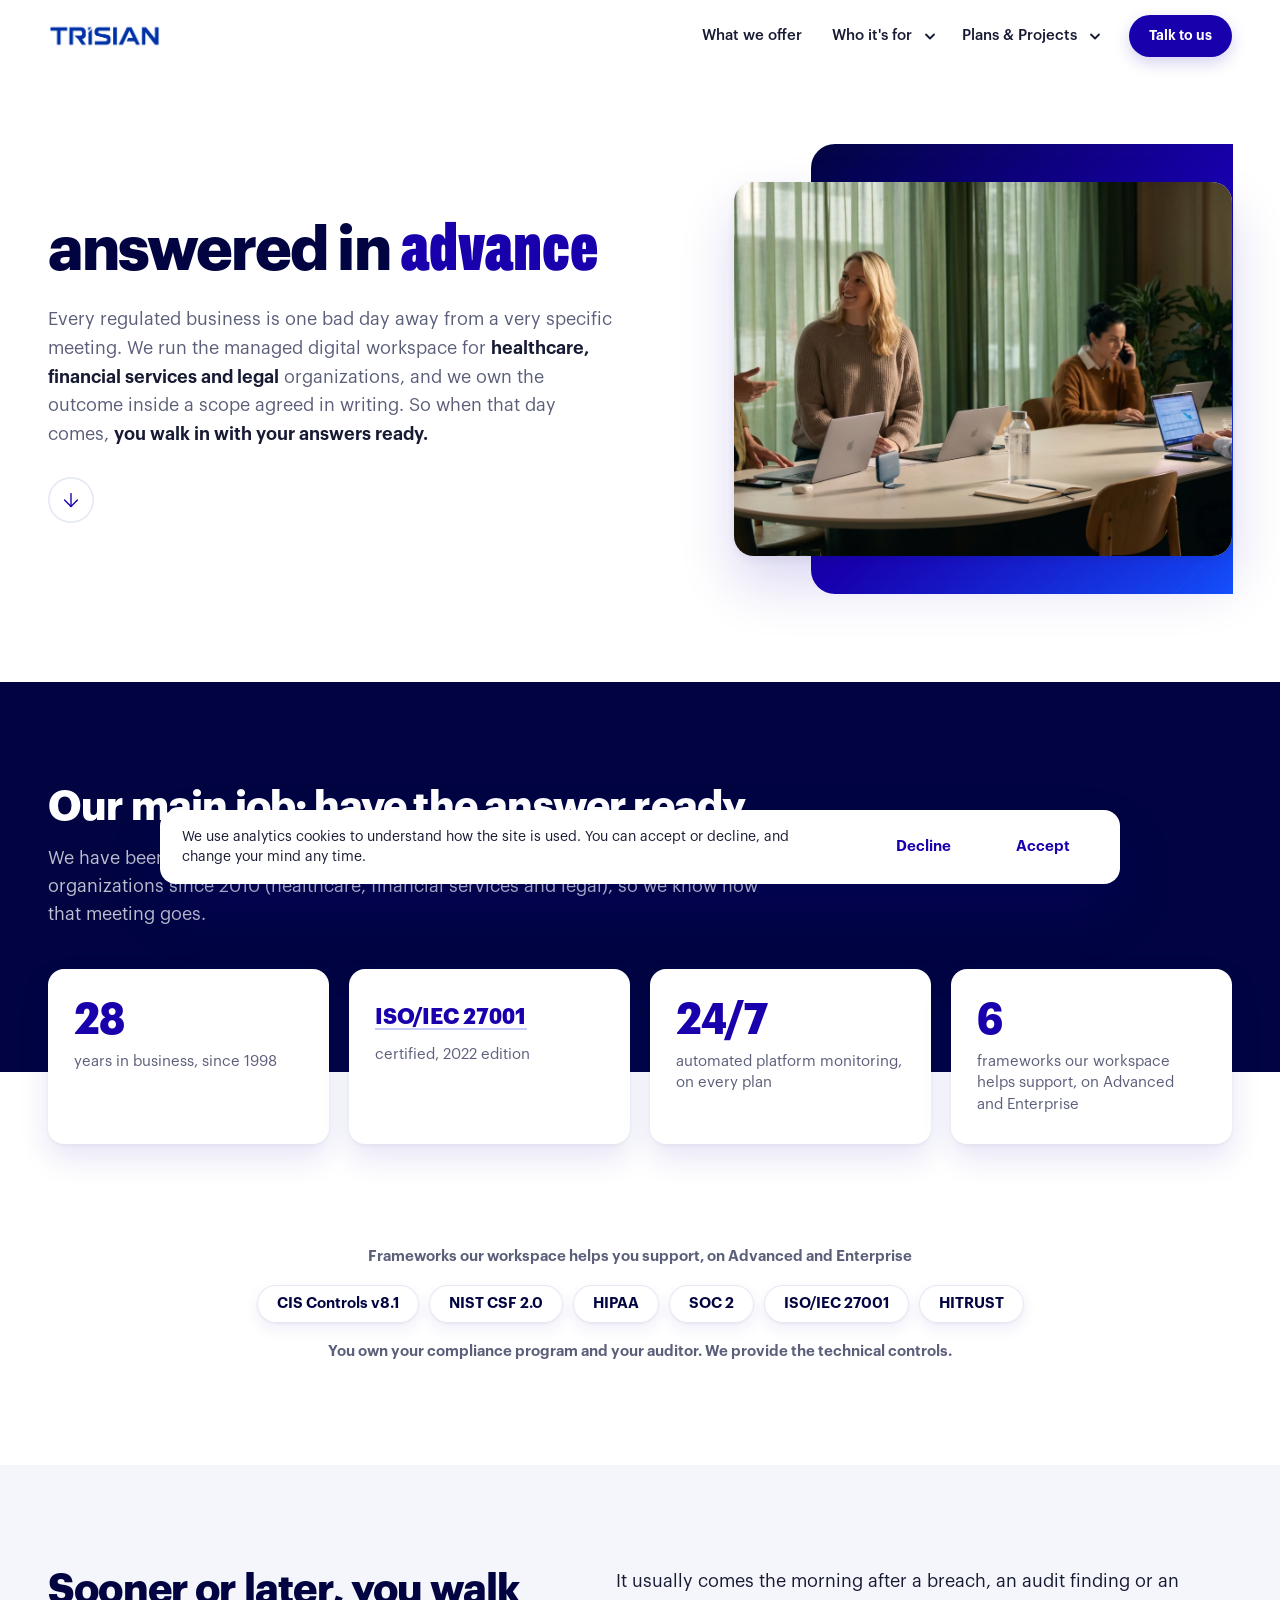
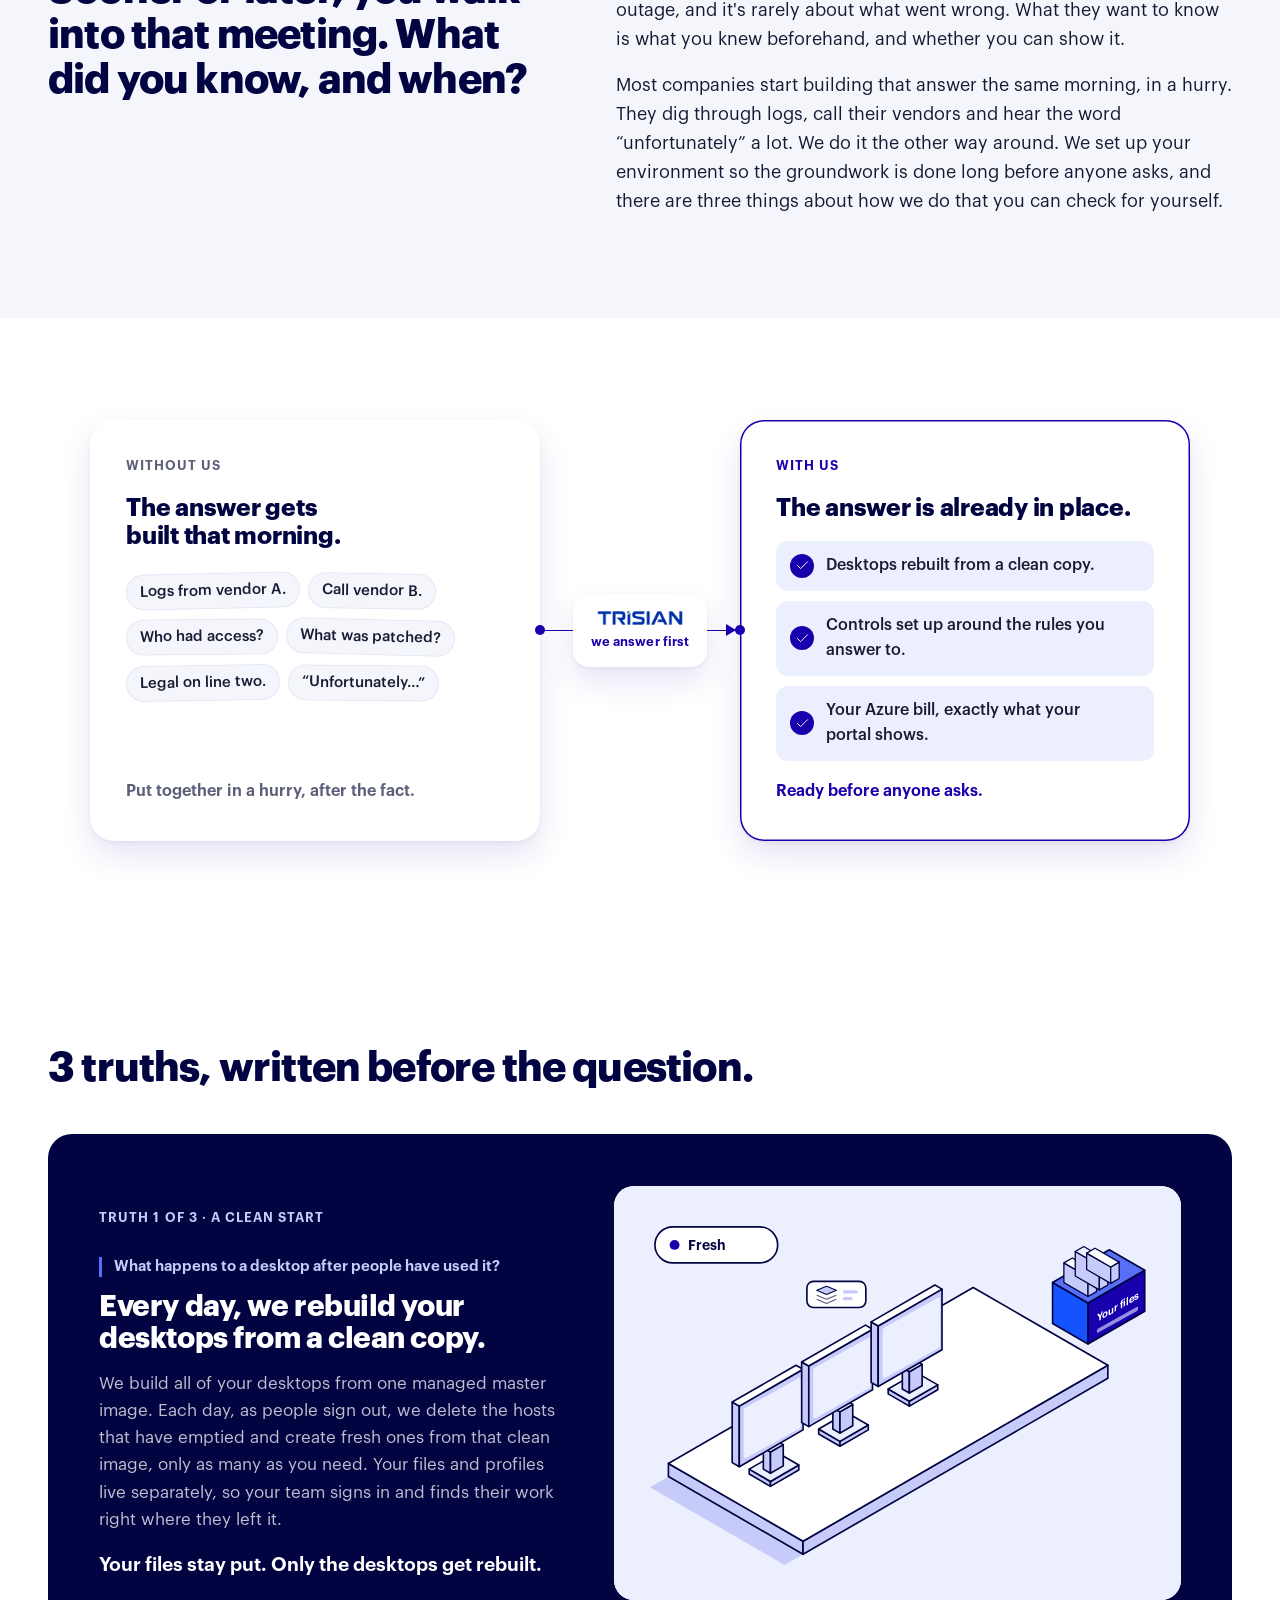
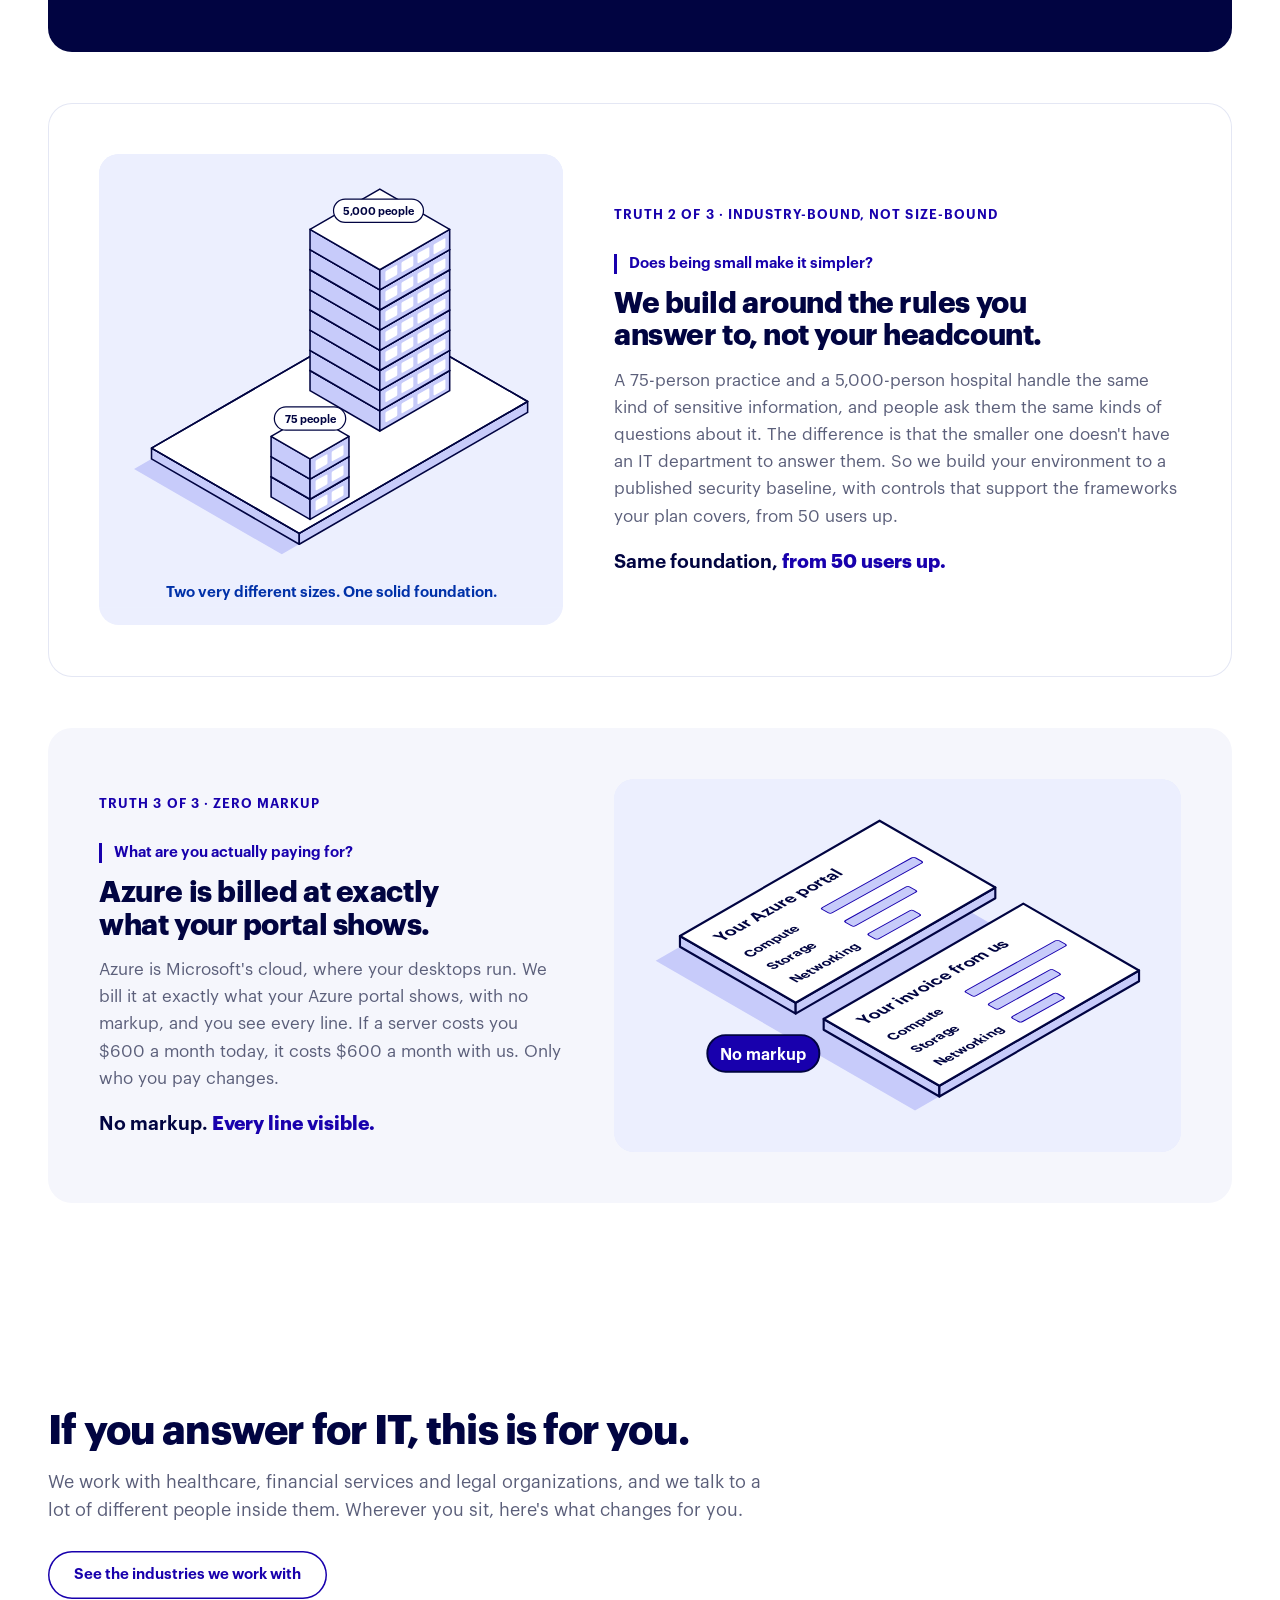
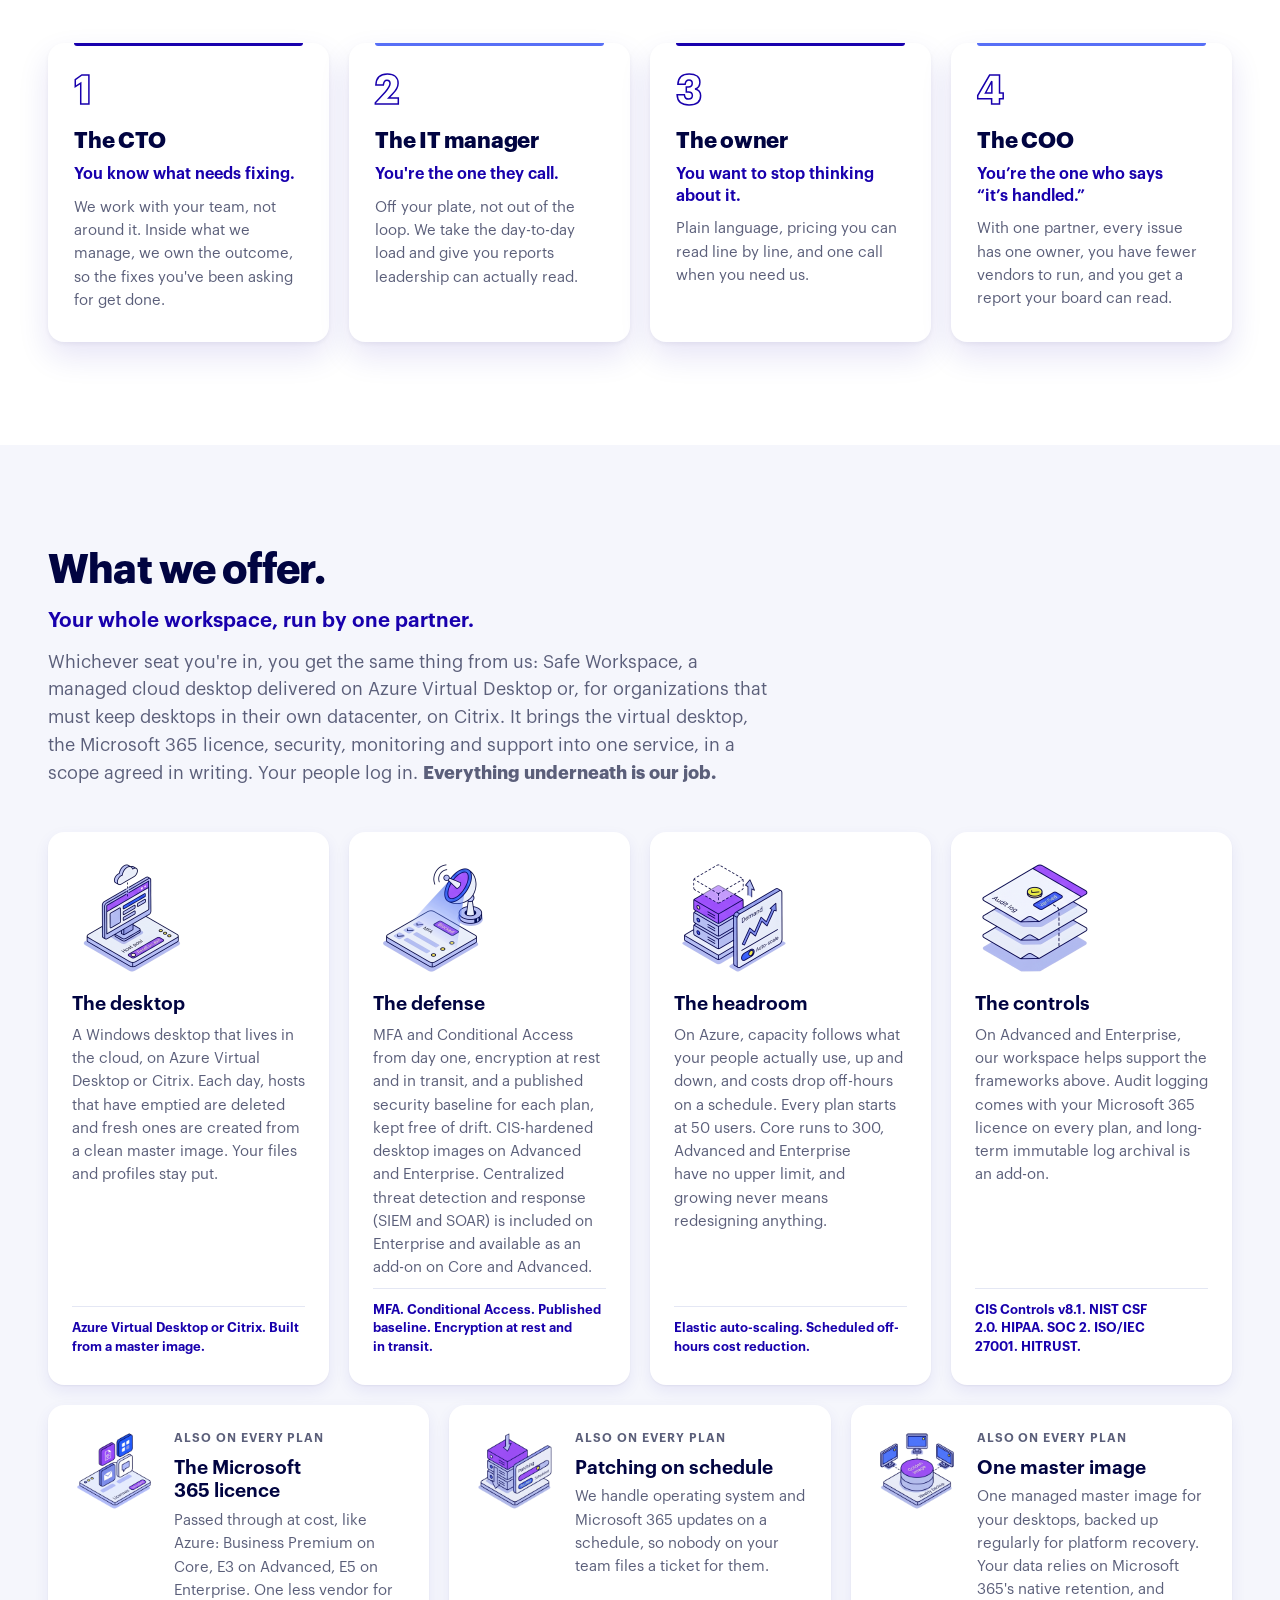
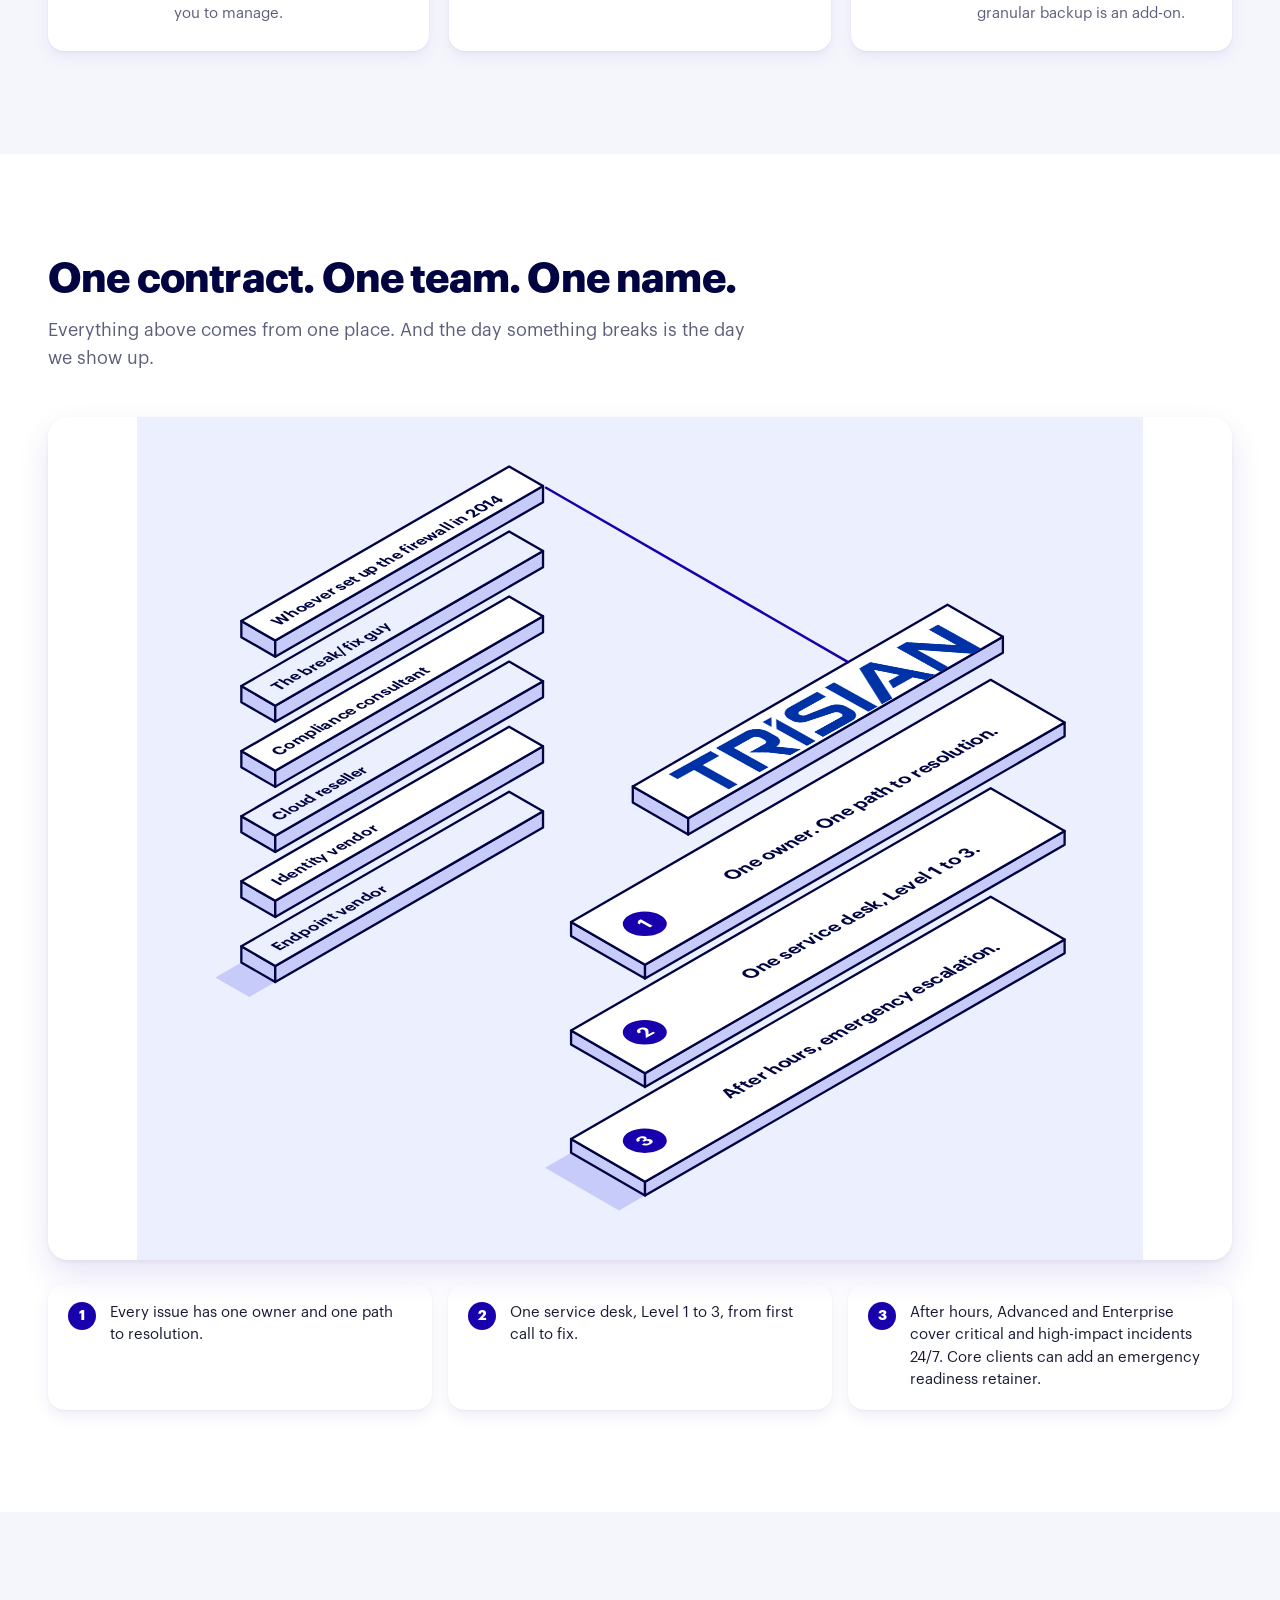
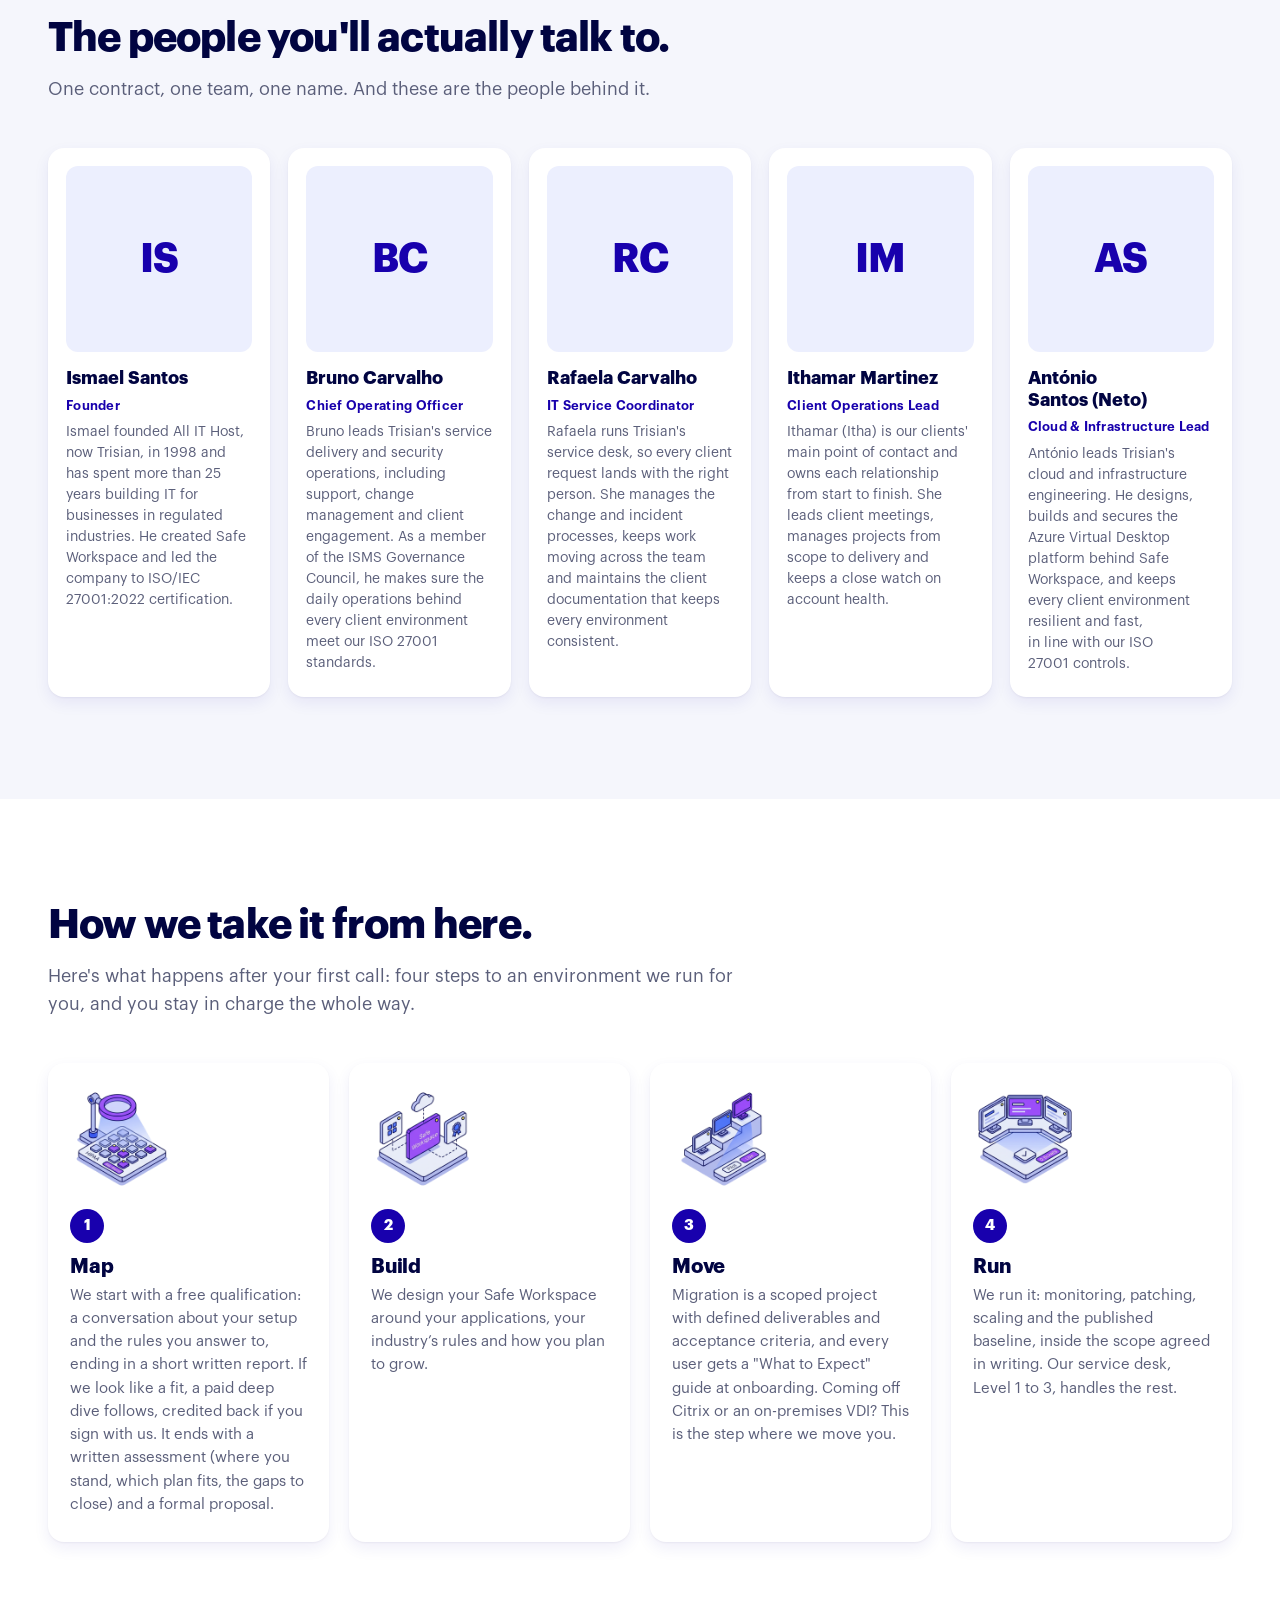
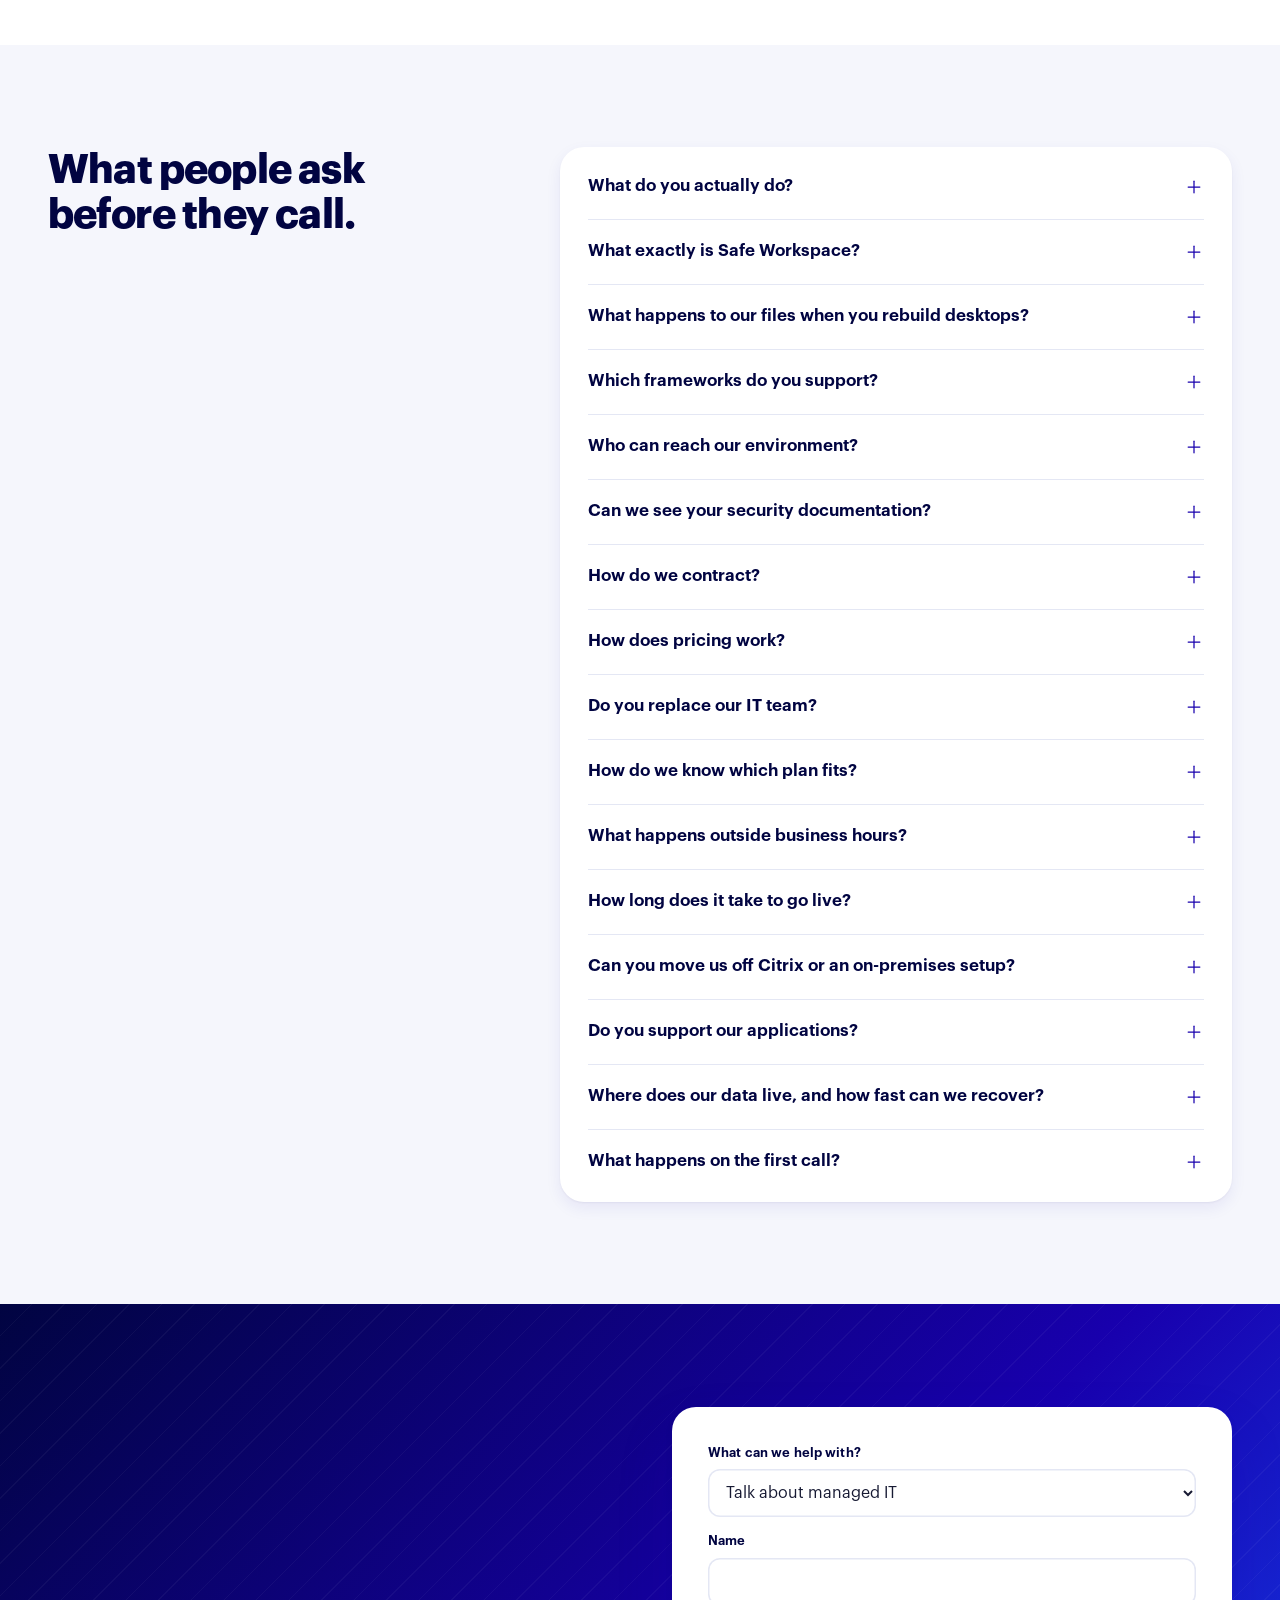
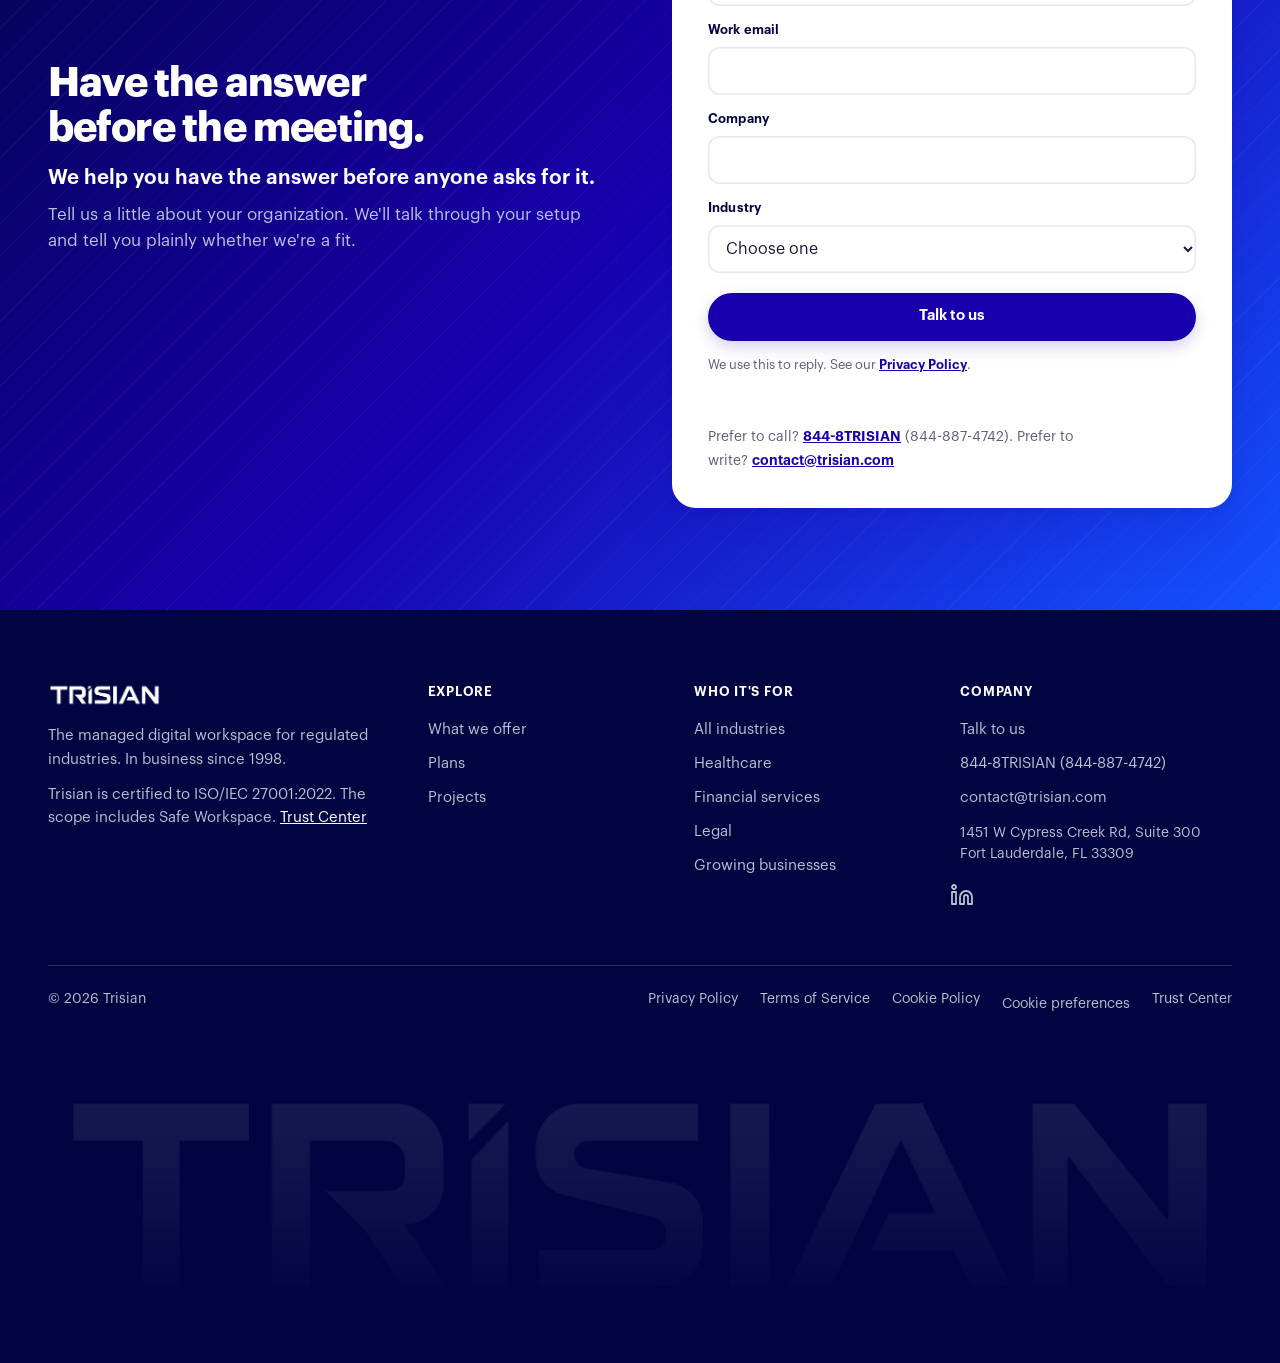
<file: index.html>
<!doctype html>
<html lang="en">
<head>
<meta charset="utf-8">
<meta name="viewport" content="width=device-width, initial-scale=1">
<title>Trisian | The Managed Workspace for Regulated Industries</title>
<meta name="description" content="The managed digital workspace for healthcare, financial services and legal. We run it and own the outcome inside a scope agreed in writing, so you&#x27;re ready when the hard questions come.">
<meta name="robots" content="noindex, nofollow">
<!-- REMOVE noindex AT LAUNCH -->
<link rel="canonical" href="https://schil79.github.io/Trisian/">
<meta property="og:type" content="website">
<meta property="og:site_name" content="Trisian">
<meta property="og:title" content="Trisian | The Managed Workspace for Regulated Industries">
<meta property="og:description" content="The managed digital workspace for healthcare, financial services and legal. We run it and own the outcome inside a scope agreed in writing, so you&#x27;re ready when the hard questions come.">
<meta property="og:url" content="https://schil79.github.io/Trisian/">
<meta name="twitter:card" content="summary">
<meta name="twitter:title" content="Trisian | The Managed Workspace for Regulated Industries">
<meta name="twitter:description" content="The managed digital workspace for healthcare, financial services and legal. We run it and own the outcome inside a scope agreed in writing, so you&#x27;re ready when the hard questions come.">
<link rel="icon" href="data:image/svg+xml,%3Csvg xmlns='http://www.w3.org/2000/svg' viewBox='0 0 32 32'%3E%3Crect width='32' height='32' rx='6' fill='%231800AD'/%3E%3Cpath d='M7 9h18v4h-7v11h-4V13H7z' fill='%23fff'/%3E%3C/svg%3E">
<link rel="preload" href="assets/fonts/Graphik-Regular.woff2" as="font" type="font/woff2" crossorigin>
<link rel="preload" href="assets/fonts/Graphik-Bold.woff2" as="font" type="font/woff2" crossorigin>
<link rel="preload" href="assets/fonts/Graphik-Medium.woff2" as="font" type="font/woff2" crossorigin>
<link rel="preload" href="assets/fonts/Graphik-Semibold.woff2" as="font" type="font/woff2" crossorigin><link rel="preload" href="assets/fonts/Graphik-Light.woff2" as="font" type="font/woff2" crossorigin><link rel="preload" href="assets/fonts/Archivo-CondensedBlack.woff2" as="font" type="font/woff2" crossorigin>
<meta name="theme-color" content="#FFFFFF">
<meta name="ga-measurement-id" content="">   <!-- [ASK] Google Analytics id not supplied; it loads only after Accept -->
<link rel="stylesheet" href="css/styles.css">
<link rel="stylesheet" href="css/industry.css">
<link rel="stylesheet" href="css/motion.css">
<link rel="stylesheet" href="css/scenes.css">
<script type="application/ld+json">{"@context": "https://schema.org", "@type": "Organization", "name": "Trisian", "url": "https://schil79.github.io/Trisian/", "email": "contact@trisian.com", "description": "The managed digital workspace for healthcare, financial services and legal. We run it and own the outcome inside a scope agreed in writing, so you're ready when the hard questions come."}</script>
<script type="application/ld+json">{"@context": "https://schema.org", "@type": "FAQPage", "mainEntity": [{"@type": "Question", "name": "What do you actually do?", "acceptedAnswer": {"@type": "Answer", "text": "We run your organization's managed digital workspace: the desktops your people work on, the security around them, and the support when something breaks. Inside the scope we agree in writing, we own the outcome. One partner, one contract. We work with healthcare, financial services and legal organizations."}}, {"@type": "Question", "name": "What exactly is Safe Workspace?", "acceptedAnswer": {"@type": "Answer", "text": "A managed cloud desktop, delivered on Azure Virtual Desktop or on Citrix. It brings the virtual desktop, the Microsoft 365 licence (passed through at cost), security, monitoring and support into one service that we run for you. Your team logs in, and we handle everything underneath, in a scope agreed in writing."}}, {"@type": "Question", "name": "What happens to our files when you rebuild desktops?", "acceptedAnswer": {"@type": "Answer", "text": "They stay. Profiles and files live in separate, managed storage, so people sign in to a fresh desktop with their work where they left it. Only the desktops get rebuilt."}}, {"@type": "Question", "name": "Which frameworks do you support?", "acceptedAnswer": {"@type": "Answer", "text": "On Advanced, our workspace helps support CIS Controls v8.1, NIST CSF 2.0 and HIPAA. On Enterprise, it helps support SOC 2, ISO/IEC 27001 and HITRUST. Core does not include framework support. We provide the technical controls. You own your compliance program and your auditor."}}, {"@type": "Question", "name": "Who can reach our environment?", "acceptedAnswer": {"@type": "Answer", "text": "Your tenant belongs to you and is separate from ours. Daily administration runs through Microsoft's delegated admin privileges. Access is tiered: no named Trisian user holds standing global administrator rights in your tenant, higher access levels are activated just in time for a few hours at most, and emergency break-glass access is sealed, monitored and logged."}}, {"@type": "Question", "name": "Can we see your security documentation?", "acceptedAnswer": {"@type": "Answer", "text": "Yes, in two releases. The Security Overview, the Security Whitepaper, the ISO/IEC 27001 verification link and the list of main subprocessors are on our Trust Center at trust.trisian.com, with no gate. The Statement of Applicability, policy summaries, incident response and continuity summaries, and control mappings are shared through the Trust Center on request, after an NDA."}}, {"@type": "Question", "name": "How do we contract?", "acceptedAnswer": {"@type": "Answer", "text": "Through three documents: the Master Services Agreement, the Quote and the Services Guide. Together they set the scope, the plan, the price per user, the support hours package and the service levels, so the terms can be read in advance. They are reviewed by counsel and change only after counsel's review."}},{"@type": "Question", "name": "How does pricing work?", "acceptedAnswer": {"@type": "Answer", "text": "Four components. A per-user monthly platform fee that covers everything automated. A monthly minimum package of support hours for the human work, every hour logged. Projects, scoped and quoted separately. And optional add-ons, each with a licence and a one-time implementation. The Microsoft 365 licence and Azure are passed through at cost: Azure at exactly what your Azure portal shows, with no markup."}}, {"@type": "Question", "name": "Do you replace our IT team?", "acceptedAnswer": {"@type": "Answer", "text": "No. We work with your team, not around it. Inside what we manage, we own the outcome. Your team keeps the context, and we take on the load."}}, {"@type": "Question", "name": "How do we know which plan fits?", "acceptedAnswer": {"@type": "Answer", "text": "We work it out together on the first call. We look at your size, your industry, your compliance needs and your hours, and recommend a starting point. Every plan starts at 50 users; Core runs to 300."}}, {"@type": "Question", "name": "What happens outside business hours?", "acceptedAnswer": {"@type": "Answer", "text": "Core support runs Monday to Friday, 9:00 AM to 5:00 PM, your local time. On Advanced and Enterprise, critical and high-impact incidents are covered 24/7; other requests run in the same business-hours window. Automated platform monitoring, patching and alerting run 24/7/365 on every plan. Core clients who need occasional out-of-hours cover can add an emergency readiness retainer, and an incident response retainer is available on every plan. Response commitments are set in the Services Guide that forms part of your agreement."}}, {"@type": "Question", "name": "How long does it take to go live?", "acceptedAnswer": {"@type": "Answer", "text": "It depends on your environment. We scope the timeline with you up front, so you get a realistic plan, not a generic promise."}}, {"@type": "Question", "name": "Can you move us off Citrix or an on-premises setup?", "acceptedAnswer": {"@type": "Answer", "text": "Yes. We migrate you from Citrix and from on-premises VDI to Azure Virtual Desktop, keeping your profiles and settings. And if you must keep desktops in your own datacenter, Safe Workspace is also delivered on Citrix. Migrations are scoped and quoted as projects."}}, {"@type": "Question", "name": "Do you support our applications?", "acceptedAnswer": {"@type": "Answer", "text": "We manage the infrastructure and operating system your applications run on. Application-level support stays with you or your software vendor. Our service desk is staffed Level 1 to 3."}}, {"@type": "Question", "name": "Where does our data live, and how fast can we recover?", "acceptedAnswer": {"@type": "Answer", "text": "Your tenant belongs to you and is separate from ours, and your data is hosted in the region its regulation requires; for US clients, that is US Azure regions. Disaster recovery is designed as a project, to recovery targets agreed in writing. Microsoft 365 data relies on Microsoft's native retention, with granular recovery available as an add-on."}}, {"@type": "Question", "name": "What happens on the first call?", "acceptedAnswer": {"@type": "Answer", "text": "It's a free qualification: a conversation about your environment and your goals, ending in a short written report. If we look like a fit, a paid deep dive follows, and we credit its cost back if you sign with us. It ends with a written assessment (where you stand, which plan fits, the gaps to close) and a formal proposal."}}]}</script>
<script>document.documentElement.classList.add('js')</script>
</head>
<body class="home">
<a class="skip" href="#top">Skip to content</a>
<header class="nav-wrap" id="navWrap">
  <span class="prog" id="prog" aria-hidden="true"></span>
  <nav class="nav" id="nav" aria-label="Primary">
    <a href="" class="logo" aria-label="Trisian home"><img src="assets/img/trisian-logo.png" alt="Trisian"></a>
    <div class="nav-links" id="navLinks">
      <a href="#offer">What we offer</a>
      <div class="nav-item has-dd">
        <a href="#seats" class="dd-link">Who it's for</a>
        <button class="dd-toggle" type="button" aria-expanded="false" aria-controls="ddList" aria-label="Show industries"><svg viewBox="0 0 12 12" aria-hidden="true"><path d="M2 4.5l4 4 4-4"/></svg></button>
        <ul class="dd" id="ddList"><li><a href="who-its-for/">All industries</a></li><li><a href="healthcare/">Healthcare</a></li><li><a href="financial-services/">Financial services</a></li><li><a href="legal/">Legal</a></li><li><a href="growing-businesses/">Growing businesses</a></li></ul>
      </div>
      <div class="nav-item has-dd">
        <a href="coverage/" class="dd-link">Plans &amp; Projects</a>
        <button class="dd-toggle" type="button" aria-expanded="false" aria-controls="ddPlans" aria-label="Show plans and projects"><svg viewBox="0 0 12 12" aria-hidden="true"><path d="M2 4.5l4 4 4-4"/></svg></button>
        <ul class="dd" id="ddPlans"><li><a href="coverage/">Plans<small>Core, Advanced and Enterprise, and how pricing works.</small></a></li><li><a href="services/">Projects<small>Migrations, security builds and compliance remediation.</small></a></li></ul>
      </div>
      <a href="#assessment" class="btn btn-sm">Talk to us</a>
    </div>
    <button class="burger" id="burger" aria-label="Menu" aria-expanded="false" aria-controls="navLinks"><span></span><span></span></button>
  </nav>
</header>
<main id="top">
<section class="hero" id="top-hero">
  <div class="wrap hero-grid">
    <div class="hero-in">
    <h1 class="h1" id="h1"><span class="h1-fit"><span class="h1-a">answered</span> <span class="h1-b">in <span class="adv">advance</span></span></span></h1>
    <p class="hero-sub">Every regulated business is one bad day away from a very specific meeting. We run the managed digital workspace for <b>healthcare, financial services and legal</b> organizations, and we own the outcome inside a scope agreed in writing. So when that day comes, <b>you walk in with your answers ready.</b></p>
    <a class="scroll-cue" href="#meeting" aria-label="Scroll to the next section"><svg class="ic ic-arrow-right " width="22" height="22" viewBox="0 0 24 24" fill="none" stroke="currentColor" stroke-width="1.5" stroke-linecap="round" stroke-linejoin="round" aria-hidden="true"><path d="M5 12h14"/><path d="m12 5 7 7-7 7"/></svg></a>
    </div>
    <div class="hero-tile"><div class="hero-tile-bg" aria-hidden="true"></div><figure class="hero-fig"><img src="assets/img/table.webp" alt="Four colleagues working and talking around a long table" width="1600" height="1066" fetchpriority="high"></figure></div>
  </div>
</section>
<section class="sec s-navy receipts" id="receipts">
  <div class="wrap">
    <header class="sec-head" data-reveal>
      <h2 class="h-section">Our main job: have the answer ready.</h2>
      <p class="sub-p lead-p">We have been in business since 1998 and have run cloud workspaces for regulated organizations since 2010 (healthcare, financial services and legal), so we know how that meeting goes.</p>
    </header>
    <ul class="rc-grid rc-4" id="rcGrid" data-stagger>
      <li><b class="num"><span data-count="28">28</span></b><span>years in business, since 1998</span></li>
      <li><b class="num num-iso"><a href="https://trust.trisian.com" target="_blank" rel="noopener noreferrer">ISO/IEC 27001</a></b><span>certified, 2022 edition</span></li>
      <li><b class="num">24/7</b><span>automated platform monitoring, on every plan</span></li>
      <li><b class="num"><span data-count="6">6</span></b><span>frameworks our workspace helps support, on Advanced and Enterprise</span></li>
    </ul>
  </div>
</section>
<section class="sec s-white frameworks" id="frameworks">
  <div class="wrap">
    <p class="rc-line rc-top" data-reveal>Frameworks our workspace helps you support, on Advanced and Enterprise</p>
  </div>
  <!-- the framework line: a full-bleed band, two identical sets so the loop has no seam. Chips are not links. Pauses on hover and focus;
       a visually hidden pause button appears on keyboard focus (v7 6.5). Reduced motion: two static lines of three chips. -->
  <div class="cert" id="cert" tabindex="0" role="region" aria-label="Frameworks our workspace helps you support, on Advanced and Enterprise">
    <button class="cert-pause" type="button" aria-pressed="false" aria-label="Pause animation"><span>Pause</span></button>
    <div class="cert-viewport">
      <div class="cert-track">
        <ul class="cert-set" role="list"><li class="cp">CIS Controls v8.1</li><li class="cp">NIST CSF 2.0</li><li class="cp">HIPAA</li><li class="cp">SOC 2</li><li class="cp">ISO/IEC 27001</li><li class="cp">HITRUST</li><li class="cp">CIS Controls v8.1</li><li class="cp">NIST CSF 2.0</li><li class="cp">HIPAA</li><li class="cp">SOC 2</li><li class="cp">ISO/IEC 27001</li><li class="cp">HITRUST</li></ul>
        <ul class="cert-set" aria-hidden="true"><li class="cp">CIS Controls v8.1</li><li class="cp">NIST CSF 2.0</li><li class="cp">HIPAA</li><li class="cp">SOC 2</li><li class="cp">ISO/IEC 27001</li><li class="cp">HITRUST</li><li class="cp">CIS Controls v8.1</li><li class="cp">NIST CSF 2.0</li><li class="cp">HIPAA</li><li class="cp">SOC 2</li><li class="cp">ISO/IEC 27001</li><li class="cp">HITRUST</li></ul>
      </div>
    </div>
  </div>
  <div class="wrap"><p class="rc-line rc-bottom">You own your compliance program and your auditor. We provide the technical controls.</p></div>
</section>
<section class="sec s-grey" id="meeting">
  <div class="wrap">
    <header class="sec-head">
      <h2 class="h-section h-section--wide" data-reveal>Sooner or later, you walk into that meeting. What did you know, and when?</h2>
    </header>
    <div class="m-body" data-stagger style="--gap:150ms">
      <p>It usually comes the morning after a breach, an audit finding or an outage, and it's rarely about what went wrong. What they want to know is what you knew beforehand, and whether you can show it.</p>
      <p>Most companies start building that answer the same morning, in a hurry. They dig through logs, call their vendors and hear the word &ldquo;unfortunately&rdquo; a lot. We do it the other way around. We set up your environment so the groundwork is done long before anyone asks, and there are three things about how we do that you can check for yourself.</p>
    </div>
  </div>
</section>
<section class="sec s-white" id="compare">
  <div class="wrap">
    <div class="versus" id="versus" data-scene="meeting" data-once>
      <div class="vs vs-scratch depth" style="--depth:.2">
        <span class="vs-tag">Without us</span>
        <h3 class="vs-title">The answer gets built that morning.</h3>
        <ul class="scatter" aria-label="What the morning after looks like"><li style="--r:-1.2deg;--i:0">Logs from vendor A.</li><li style="--r:0.9deg;--i:1">Call vendor B.</li><li style="--r:-0.6deg;--i:2">Who had access?</li><li style="--r:1.5deg;--i:3">What was patched?</li><li style="--r:-1deg;--i:4">Legal on line two.</li><li style="--r:0.6deg;--i:5">“Unfortunately…”</li></ul>
        <p class="vs-foot">Put together in a hurry, after the fact.</p>
      </div>
      <div class="bridge">
        <i class="bridge-line" aria-hidden="true"></i><i class="bridge-abut a-l" aria-hidden="true"></i><i class="bridge-abut a-r" aria-hidden="true"></i><i class="bridge-arrow" aria-hidden="true"></i><i class="bridge-dot sig-dot" aria-hidden="true"></i>
        <span class="bridge-pill"><img src="assets/img/trisian-logo.png" alt="Trisian" width="960" height="220"><span>we answer first</span></span>
      </div>
      <div class="vs vs-ready depth" style="--depth:-.2">
        <span class="vs-tag">With us</span>
        <h3 class="vs-title">The answer is already in place.</h3>
        <ul class="ready"><li style="--i:0"><span class="ck"><svg class="ic ic-check " width="16" height="16" viewBox="0 0 24 24" fill="none" stroke="currentColor" stroke-width="1.5" stroke-linecap="round" stroke-linejoin="round" aria-hidden="true"><path d="M20 6 9 17l-5-5"/></svg></span><span>Desktops rebuilt from a clean copy.</span></li><li style="--i:1"><span class="ck"><svg class="ic ic-check " width="16" height="16" viewBox="0 0 24 24" fill="none" stroke="currentColor" stroke-width="1.5" stroke-linecap="round" stroke-linejoin="round" aria-hidden="true"><path d="M20 6 9 17l-5-5"/></svg></span><span>Controls set up around the rules you answer to.</span></li><li style="--i:2"><span class="ck"><svg class="ic ic-check " width="16" height="16" viewBox="0 0 24 24" fill="none" stroke="currentColor" stroke-width="1.5" stroke-linecap="round" stroke-linejoin="round" aria-hidden="true"><path d="M20 6 9 17l-5-5"/></svg></span><span>Your Azure bill, exactly what your portal shows.</span></li></ul>
        <p class="vs-foot">Ready before anyone asks.</p>
      </div>
      <button class="replay-sr" type="button" data-replay="#versus" aria-label="Replay the animation">Replay the animation</button>
    </div>
  </div>
</section>
<section class="answers s-white" id="answers">
  <a id="truths" aria-hidden="true"></a>
  <div class="ans-intro" id="ansIntro">
    <div class="ans-intro-in">
      <h2 class="h-section" data-split>3 truths, written before the question.</h2>
    </div>
  </div>
  <div class="wrap">
    <div class="ans-list">
      <article class="ans a-indigo" id="answer-1" data-ans>
        <div class="ans-copy" data-stagger>
          <span class="ans-label">Truth 1 of 3 &middot; A Clean Start</span>
          <p class="q-tag">What happens to a desktop after people have used it?</p>
          <h3 class="h3">Every day, we rebuild your desktops from a clean copy.</h3>
          <p>We build all of your desktops from one managed master image. Each day, as people sign out, we delete the hosts that have emptied and create fresh ones from that clean image, only as many as you need. Your files and profiles live separately, so your team signs in and finds their work right where they left it.</p>
          <p class="stat">Your files stay put. Only the desktops get rebuilt.</p>
        </div>
        <figure class="ans-viz"><div class="scene-card" data-scene="a-clean-start" id="sc-a-clean-start" data-once><svg class="iso sc sc-clean st-live" viewBox="-44.5 -333 648.5 463" width="648.5" height="463" role="img" aria-label="Three desktops in use, with windows open. As people sign out the desktops dim in turn. A master image card stamps down and fresh desktops rise, one at a time. The files shelf beside them stays lit the whole time." xmlns="http://www.w3.org/2000/svg" overflow="visible"><g class="depth sc-plate" style="--depth:.8"><rect x="-90.5" y="-379" width="740.5" height="555" fill="#ECEFFE"/></g><g class="depth " style="--depth:0"><polygon points="-22.5,13 349.9,-202 514.4,-107 142,108" fill="#C7CBFA"/><g><polygon class="" points="0,-16 164.5,79 164.5,95 0,0" fill="#C7CBFA" stroke="#010441" stroke-width="2" stroke-linejoin="round"/><polygon class="" points="164.5,79 536.9,-136 536.9,-120 164.5,95" fill="#C7CBFA" stroke="#010441" stroke-width="2" stroke-linejoin="round"/><polygon class="" points="0,-16 372.4,-231 536.9,-136 164.5,79" fill="#FFFFFF" stroke="#010441" stroke-width="2" stroke-linejoin="round"/></g></g><g class="depth cs-front" style="--depth:-0.35"><g class="s1-machine"><g class="s1-mon" style="--rs:2700ms"><g><polygon class="" points="98.7,-9 124.7,6 124.7,12 98.7,-3" fill="#C7CBFA" stroke="#010441" stroke-width="2" stroke-linejoin="round"/><polygon class="" points="124.7,6 159.3,-14 159.3,-8 124.7,12" fill="#C7CBFA" stroke="#010441" stroke-width="2" stroke-linejoin="round"/><polygon class="" points="98.7,-9 133.4,-29 159.3,-14 124.7,6" fill="#ECEFFE" stroke="#010441" stroke-width="2" stroke-linejoin="round"/></g><g><polygon class="" points="116,-35 124.7,-30 124.7,-4 116,-9" fill="#C7CBFA" stroke="#010441" stroke-width="2" stroke-linejoin="round"/><polygon class="" points="124.7,-30 140.3,-39 140.3,-13 124.7,-4" fill="#C7CBFA" stroke="#010441" stroke-width="2" stroke-linejoin="round"/><polygon class="" points="116,-35 131.6,-44 140.3,-39 124.7,-30" fill="#ECEFFE" stroke="#010441" stroke-width="2" stroke-linejoin="round"/></g><g><polygon class="" points="77.9,-91 86.6,-86 86.6,-12 77.9,-17" fill="#C7CBFA" stroke="#010441" stroke-width="2" stroke-linejoin="round"/><polygon class="" points="86.6,-86 164.5,-131 164.5,-57 86.6,-12" fill="#C7CBFA" stroke="#010441" stroke-width="2" stroke-linejoin="round"/><polygon class="" points="77.9,-91 155.9,-136 164.5,-131 86.6,-86" fill="#FFFFFF" stroke="#010441" stroke-width="2" stroke-linejoin="round"/></g><g transform="matrix(0.9 -0.5 0 1 86.6 -86)"><rect class="s1-base" x="6" y="6" width="78" height="62" rx="3" fill="#ECEFFE"/><g class="s1-content" style="--ap:400ms"><rect x="8" y="8" width="46" height="30" rx="3" fill="#FFFFFF" stroke="#010441" stroke-width="1.3"/><rect x="8" y="8" width="46" height="7" rx="3" fill="#C7CBFA"/><path d="M14 23h27.6M14 30h18.4" stroke="#C7CBFA" stroke-width="2.6" stroke-linecap="round" fill="none"/><rect x="36" y="26" width="40" height="28" rx="3" fill="#FFFFFF" stroke="#010441" stroke-width="1.3"/><rect x="36" y="26" width="40" height="7" rx="3" fill="#C7CBFA"/><path d="M42 41h24M42 48h16" stroke="#C7CBFA" stroke-width="2.6" stroke-linecap="round" fill="none"/><rect x="10" y="50" width="14" height="8" rx="2" fill="#C7CBFA" stroke="#1800AD" stroke-width="1.1"/><rect x="58" y="52" width="12" height="8" rx="2" fill="#C7CBFA" stroke="#1800AD" stroke-width="1.1"/></g><rect class="s1-dim" style="--dm:1700ms" x="6" y="6" width="78" height="62" rx="3" fill="#C7CBFA"/></g></g><g class="s1-mon" style="--rs:2850ms"><g><polygon class="" points="183.6,-58 209.6,-43 209.6,-37 183.6,-52" fill="#C7CBFA" stroke="#010441" stroke-width="2" stroke-linejoin="round"/><polygon class="" points="209.6,-43 244.2,-63 244.2,-57 209.6,-37" fill="#C7CBFA" stroke="#010441" stroke-width="2" stroke-linejoin="round"/><polygon class="" points="183.6,-58 218.2,-78 244.2,-63 209.6,-43" fill="#ECEFFE" stroke="#010441" stroke-width="2" stroke-linejoin="round"/></g><g><polygon class="" points="200.9,-84 209.6,-79 209.6,-53 200.9,-58" fill="#C7CBFA" stroke="#010441" stroke-width="2" stroke-linejoin="round"/><polygon class="" points="209.6,-79 225.2,-88 225.2,-62 209.6,-53" fill="#C7CBFA" stroke="#010441" stroke-width="2" stroke-linejoin="round"/><polygon class="" points="200.9,-84 216.5,-93 225.2,-88 209.6,-79" fill="#ECEFFE" stroke="#010441" stroke-width="2" stroke-linejoin="round"/></g><g><polygon class="" points="162.8,-140 171.5,-135 171.5,-61 162.8,-66" fill="#C7CBFA" stroke="#010441" stroke-width="2" stroke-linejoin="round"/><polygon class="" points="171.5,-135 249.4,-180 249.4,-106 171.5,-61" fill="#C7CBFA" stroke="#010441" stroke-width="2" stroke-linejoin="round"/><polygon class="" points="162.8,-140 240.8,-185 249.4,-180 171.5,-135" fill="#FFFFFF" stroke="#010441" stroke-width="2" stroke-linejoin="round"/></g><g transform="matrix(0.9 -0.5 0 1 171.5 -135)"><rect class="s1-base" x="6" y="6" width="78" height="62" rx="3" fill="#ECEFFE"/><g class="s1-content" style="--ap:650ms"><rect x="8" y="8" width="46" height="30" rx="3" fill="#FFFFFF" stroke="#010441" stroke-width="1.3"/><rect x="8" y="8" width="46" height="7" rx="3" fill="#C7CBFA"/><path d="M14 23h27.6M14 30h18.4" stroke="#C7CBFA" stroke-width="2.6" stroke-linecap="round" fill="none"/><rect x="36" y="26" width="40" height="28" rx="3" fill="#FFFFFF" stroke="#010441" stroke-width="1.3"/><rect x="36" y="26" width="40" height="7" rx="3" fill="#C7CBFA"/><path d="M42 41h24M42 48h16" stroke="#C7CBFA" stroke-width="2.6" stroke-linecap="round" fill="none"/><rect x="10" y="50" width="14" height="8" rx="2" fill="#C7CBFA" stroke="#1800AD" stroke-width="1.1"/><rect x="58" y="52" width="12" height="8" rx="2" fill="#C7CBFA" stroke="#1800AD" stroke-width="1.1"/></g><rect class="s1-dim" style="--dm:1950ms" x="6" y="6" width="78" height="62" rx="3" fill="#C7CBFA"/></g></g><g class="s1-mon" style="--rs:3000ms"><g><polygon class="" points="268.5,-107 294.4,-92 294.4,-86 268.5,-101" fill="#C7CBFA" stroke="#010441" stroke-width="2" stroke-linejoin="round"/><polygon class="" points="294.4,-92 329.1,-112 329.1,-106 294.4,-86" fill="#C7CBFA" stroke="#010441" stroke-width="2" stroke-linejoin="round"/><polygon class="" points="268.5,-107 303.1,-127 329.1,-112 294.4,-92" fill="#ECEFFE" stroke="#010441" stroke-width="2" stroke-linejoin="round"/></g><g><polygon class="" points="285.8,-133 294.4,-128 294.4,-102 285.8,-107" fill="#C7CBFA" stroke="#010441" stroke-width="2" stroke-linejoin="round"/><polygon class="" points="294.4,-128 310,-137 310,-111 294.4,-102" fill="#C7CBFA" stroke="#010441" stroke-width="2" stroke-linejoin="round"/><polygon class="" points="285.8,-133 301.4,-142 310,-137 294.4,-128" fill="#ECEFFE" stroke="#010441" stroke-width="2" stroke-linejoin="round"/></g><g><polygon class="" points="247.7,-189 256.3,-184 256.3,-110 247.7,-115" fill="#C7CBFA" stroke="#010441" stroke-width="2" stroke-linejoin="round"/><polygon class="" points="256.3,-184 334.3,-229 334.3,-155 256.3,-110" fill="#C7CBFA" stroke="#010441" stroke-width="2" stroke-linejoin="round"/><polygon class="" points="247.7,-189 325.6,-234 334.3,-229 256.3,-184" fill="#FFFFFF" stroke="#010441" stroke-width="2" stroke-linejoin="round"/></g><g transform="matrix(0.9 -0.5 0 1 256.3 -184)"><rect class="s1-base" x="6" y="6" width="78" height="62" rx="3" fill="#ECEFFE"/><g class="s1-content" style="--ap:900ms"><rect x="8" y="8" width="46" height="30" rx="3" fill="#FFFFFF" stroke="#010441" stroke-width="1.3"/><rect x="8" y="8" width="46" height="7" rx="3" fill="#C7CBFA"/><path d="M14 23h27.6M14 30h18.4" stroke="#C7CBFA" stroke-width="2.6" stroke-linecap="round" fill="none"/><rect x="36" y="26" width="40" height="28" rx="3" fill="#FFFFFF" stroke="#010441" stroke-width="1.3"/><rect x="36" y="26" width="40" height="7" rx="3" fill="#C7CBFA"/><path d="M42 41h24M42 48h16" stroke="#C7CBFA" stroke-width="2.6" stroke-linecap="round" fill="none"/><rect x="10" y="50" width="14" height="8" rx="2" fill="#C7CBFA" stroke="#1800AD" stroke-width="1.1"/><rect x="58" y="52" width="12" height="8" rx="2" fill="#C7CBFA" stroke="#1800AD" stroke-width="1.1"/></g><rect class="s1-dim" style="--dm:2200ms" x="6" y="6" width="78" height="62" rx="3" fill="#C7CBFA"/></g></g></g></g><g class="depth cs-master" style="--depth:-0.35"><g transform="translate(169.2 -238.5)"><g class="s1-master"><rect width="72" height="32" rx="8" fill="#FFFFFF" stroke="#010441" stroke-width="2"/><path d="M12 11l12-5 12 5-12 5z" fill="#C7CBFA" stroke="#010441" stroke-width="1.4" stroke-linejoin="round"/><path d="M12 17l12 5 12-5M12 22l12 5 12-5" fill="none" stroke="#010441" stroke-width="1.4" stroke-linejoin="round" opacity=".65"/><rect x="44" y="11" width="18" height="4" rx="2" fill="#C7CBFA"/><rect x="44" y="19" width="12" height="4" rx="2" fill="#C7CBFA"/></g></g></g><g class="depth cs-mid" style="--depth:0.35"><g class="s1-files"><g><polygon class="" points="469.4,-237 512.7,-212 512.7,-162 469.4,-187" fill="#1453FF" stroke="#010441" stroke-width="2" stroke-linejoin="round"/><polygon class="" points="512.7,-212 582,-252 582,-202 512.7,-162" fill="#1800AD" stroke="#010441" stroke-width="2" stroke-linejoin="round"/><polygon class="" points="469.4,-237 538.7,-277 582,-252 512.7,-212" fill="#576FF6" stroke="#010441" stroke-width="2" stroke-linejoin="round"/></g><g><polygon class="" points="483.2,-261 512.7,-244 512.7,-220 483.2,-237" fill="#C7CBFA" stroke="#010441" stroke-width="1.6" stroke-linejoin="round"/><polygon class="" points="512.7,-244 523.1,-250 523.1,-226 512.7,-220" fill="#C7CBFA" stroke="#010441" stroke-width="1.6" stroke-linejoin="round"/><polygon class="" points="483.2,-261 493.6,-267 523.1,-250 512.7,-244" fill="#FFFFFF" stroke="#010441" stroke-width="1.6" stroke-linejoin="round"/></g><g><polygon class="" points="497.1,-275 526.5,-258 526.5,-228 497.1,-245" fill="#C7CBFA" stroke="#010441" stroke-width="1.6" stroke-linejoin="round"/><polygon class="" points="526.5,-258 536.9,-264 536.9,-234 526.5,-228" fill="#C7CBFA" stroke="#010441" stroke-width="1.6" stroke-linejoin="round"/><polygon class="" points="497.1,-275 507.5,-281 536.9,-264 526.5,-258" fill="#ECEFFE" stroke="#010441" stroke-width="1.6" stroke-linejoin="round"/></g><g><polygon class="" points="511,-273 540.4,-256 540.4,-236 511,-253" fill="#C7CBFA" stroke="#010441" stroke-width="1.6" stroke-linejoin="round"/><polygon class="" points="540.4,-256 550.8,-262 550.8,-242 540.4,-236" fill="#C7CBFA" stroke="#010441" stroke-width="1.6" stroke-linejoin="round"/><polygon class="" points="511,-273 521.3,-279 550.8,-262 540.4,-256" fill="#FFFFFF" stroke="#010441" stroke-width="1.6" stroke-linejoin="round"/></g><g transform="matrix(0.9 -0.5 0 1 512.7 -212)"><text x="40" y="29" text-anchor="middle" class="sc-t" font-size="13" fill="#FFFFFF">Your files</text><rect x="12" y="38" width="56" height="5" rx="2" fill="#C7CBFA" opacity=".7"/></g></g></g><g class="depth cs-chip" style="--depth:0.35"><g class="s1-chip" transform="translate(-16.5 -305)"><rect width="150" height="44" rx="22" fill="#FFFFFF" stroke="#010441" stroke-width="2"/><circle cx="24" cy="22" r="6" fill="#1800AD"/><text class="sc-t t-use" x="40" y="28" font-size="17" fill="#010441">In use</text><text class="sc-t t-out" x="40" y="28" font-size="17" fill="#010441">Signed out</text><text class="sc-t t-fresh" x="40" y="28" font-size="17" fill="#010441">Fresh</text></g></g></svg><div class="scene-still"><svg class="iso sc sc-clean st-before" viewBox="-44.5 -333 648.5 463" width="648.5" height="463" aria-hidden="true" xmlns="http://www.w3.org/2000/svg" overflow="visible"><g class="depth sc-plate" style="--depth:.8"><rect x="-90.5" y="-379" width="740.5" height="555" fill="#ECEFFE"/></g><g class="depth " style="--depth:0"><polygon points="-22.5,13 349.9,-202 514.4,-107 142,108" fill="#C7CBFA"/><g><polygon class="" points="0,-16 164.5,79 164.5,95 0,0" fill="#C7CBFA" stroke="#010441" stroke-width="2" stroke-linejoin="round"/><polygon class="" points="164.5,79 536.9,-136 536.9,-120 164.5,95" fill="#C7CBFA" stroke="#010441" stroke-width="2" stroke-linejoin="round"/><polygon class="" points="0,-16 372.4,-231 536.9,-136 164.5,79" fill="#FFFFFF" stroke="#010441" stroke-width="2" stroke-linejoin="round"/></g></g><g class="depth cs-front" style="--depth:-0.35"><g class="s1-machine"><g class="s1-mon" style="--rs:2700ms"><g><polygon class="" points="98.7,-9 124.7,6 124.7,12 98.7,-3" fill="#C7CBFA" stroke="#010441" stroke-width="2" stroke-linejoin="round"/><polygon class="" points="124.7,6 159.3,-14 159.3,-8 124.7,12" fill="#C7CBFA" stroke="#010441" stroke-width="2" stroke-linejoin="round"/><polygon class="" points="98.7,-9 133.4,-29 159.3,-14 124.7,6" fill="#ECEFFE" stroke="#010441" stroke-width="2" stroke-linejoin="round"/></g><g><polygon class="" points="116,-35 124.7,-30 124.7,-4 116,-9" fill="#C7CBFA" stroke="#010441" stroke-width="2" stroke-linejoin="round"/><polygon class="" points="124.7,-30 140.3,-39 140.3,-13 124.7,-4" fill="#C7CBFA" stroke="#010441" stroke-width="2" stroke-linejoin="round"/><polygon class="" points="116,-35 131.6,-44 140.3,-39 124.7,-30" fill="#ECEFFE" stroke="#010441" stroke-width="2" stroke-linejoin="round"/></g><g><polygon class="" points="77.9,-91 86.6,-86 86.6,-12 77.9,-17" fill="#C7CBFA" stroke="#010441" stroke-width="2" stroke-linejoin="round"/><polygon class="" points="86.6,-86 164.5,-131 164.5,-57 86.6,-12" fill="#C7CBFA" stroke="#010441" stroke-width="2" stroke-linejoin="round"/><polygon class="" points="77.9,-91 155.9,-136 164.5,-131 86.6,-86" fill="#FFFFFF" stroke="#010441" stroke-width="2" stroke-linejoin="round"/></g><g transform="matrix(0.9 -0.5 0 1 86.6 -86)"><rect class="s1-base" x="6" y="6" width="78" height="62" rx="3" fill="#ECEFFE"/><g class="s1-content" style="--ap:400ms"><rect x="8" y="8" width="46" height="30" rx="3" fill="#FFFFFF" stroke="#010441" stroke-width="1.3"/><rect x="8" y="8" width="46" height="7" rx="3" fill="#C7CBFA"/><path d="M14 23h27.6M14 30h18.4" stroke="#C7CBFA" stroke-width="2.6" stroke-linecap="round" fill="none"/><rect x="36" y="26" width="40" height="28" rx="3" fill="#FFFFFF" stroke="#010441" stroke-width="1.3"/><rect x="36" y="26" width="40" height="7" rx="3" fill="#C7CBFA"/><path d="M42 41h24M42 48h16" stroke="#C7CBFA" stroke-width="2.6" stroke-linecap="round" fill="none"/><rect x="10" y="50" width="14" height="8" rx="2" fill="#C7CBFA" stroke="#1800AD" stroke-width="1.1"/><rect x="58" y="52" width="12" height="8" rx="2" fill="#C7CBFA" stroke="#1800AD" stroke-width="1.1"/></g><rect class="s1-dim" style="--dm:1700ms" x="6" y="6" width="78" height="62" rx="3" fill="#C7CBFA"/></g></g><g class="s1-mon" style="--rs:2850ms"><g><polygon class="" points="183.6,-58 209.6,-43 209.6,-37 183.6,-52" fill="#C7CBFA" stroke="#010441" stroke-width="2" stroke-linejoin="round"/><polygon class="" points="209.6,-43 244.2,-63 244.2,-57 209.6,-37" fill="#C7CBFA" stroke="#010441" stroke-width="2" stroke-linejoin="round"/><polygon class="" points="183.6,-58 218.2,-78 244.2,-63 209.6,-43" fill="#ECEFFE" stroke="#010441" stroke-width="2" stroke-linejoin="round"/></g><g><polygon class="" points="200.9,-84 209.6,-79 209.6,-53 200.9,-58" fill="#C7CBFA" stroke="#010441" stroke-width="2" stroke-linejoin="round"/><polygon class="" points="209.6,-79 225.2,-88 225.2,-62 209.6,-53" fill="#C7CBFA" stroke="#010441" stroke-width="2" stroke-linejoin="round"/><polygon class="" points="200.9,-84 216.5,-93 225.2,-88 209.6,-79" fill="#ECEFFE" stroke="#010441" stroke-width="2" stroke-linejoin="round"/></g><g><polygon class="" points="162.8,-140 171.5,-135 171.5,-61 162.8,-66" fill="#C7CBFA" stroke="#010441" stroke-width="2" stroke-linejoin="round"/><polygon class="" points="171.5,-135 249.4,-180 249.4,-106 171.5,-61" fill="#C7CBFA" stroke="#010441" stroke-width="2" stroke-linejoin="round"/><polygon class="" points="162.8,-140 240.8,-185 249.4,-180 171.5,-135" fill="#FFFFFF" stroke="#010441" stroke-width="2" stroke-linejoin="round"/></g><g transform="matrix(0.9 -0.5 0 1 171.5 -135)"><rect class="s1-base" x="6" y="6" width="78" height="62" rx="3" fill="#ECEFFE"/><g class="s1-content" style="--ap:650ms"><rect x="8" y="8" width="46" height="30" rx="3" fill="#FFFFFF" stroke="#010441" stroke-width="1.3"/><rect x="8" y="8" width="46" height="7" rx="3" fill="#C7CBFA"/><path d="M14 23h27.6M14 30h18.4" stroke="#C7CBFA" stroke-width="2.6" stroke-linecap="round" fill="none"/><rect x="36" y="26" width="40" height="28" rx="3" fill="#FFFFFF" stroke="#010441" stroke-width="1.3"/><rect x="36" y="26" width="40" height="7" rx="3" fill="#C7CBFA"/><path d="M42 41h24M42 48h16" stroke="#C7CBFA" stroke-width="2.6" stroke-linecap="round" fill="none"/><rect x="10" y="50" width="14" height="8" rx="2" fill="#C7CBFA" stroke="#1800AD" stroke-width="1.1"/><rect x="58" y="52" width="12" height="8" rx="2" fill="#C7CBFA" stroke="#1800AD" stroke-width="1.1"/></g><rect class="s1-dim" style="--dm:1950ms" x="6" y="6" width="78" height="62" rx="3" fill="#C7CBFA"/></g></g><g class="s1-mon" style="--rs:3000ms"><g><polygon class="" points="268.5,-107 294.4,-92 294.4,-86 268.5,-101" fill="#C7CBFA" stroke="#010441" stroke-width="2" stroke-linejoin="round"/><polygon class="" points="294.4,-92 329.1,-112 329.1,-106 294.4,-86" fill="#C7CBFA" stroke="#010441" stroke-width="2" stroke-linejoin="round"/><polygon class="" points="268.5,-107 303.1,-127 329.1,-112 294.4,-92" fill="#ECEFFE" stroke="#010441" stroke-width="2" stroke-linejoin="round"/></g><g><polygon class="" points="285.8,-133 294.4,-128 294.4,-102 285.8,-107" fill="#C7CBFA" stroke="#010441" stroke-width="2" stroke-linejoin="round"/><polygon class="" points="294.4,-128 310,-137 310,-111 294.4,-102" fill="#C7CBFA" stroke="#010441" stroke-width="2" stroke-linejoin="round"/><polygon class="" points="285.8,-133 301.4,-142 310,-137 294.4,-128" fill="#ECEFFE" stroke="#010441" stroke-width="2" stroke-linejoin="round"/></g><g><polygon class="" points="247.7,-189 256.3,-184 256.3,-110 247.7,-115" fill="#C7CBFA" stroke="#010441" stroke-width="2" stroke-linejoin="round"/><polygon class="" points="256.3,-184 334.3,-229 334.3,-155 256.3,-110" fill="#C7CBFA" stroke="#010441" stroke-width="2" stroke-linejoin="round"/><polygon class="" points="247.7,-189 325.6,-234 334.3,-229 256.3,-184" fill="#FFFFFF" stroke="#010441" stroke-width="2" stroke-linejoin="round"/></g><g transform="matrix(0.9 -0.5 0 1 256.3 -184)"><rect class="s1-base" x="6" y="6" width="78" height="62" rx="3" fill="#ECEFFE"/><g class="s1-content" style="--ap:900ms"><rect x="8" y="8" width="46" height="30" rx="3" fill="#FFFFFF" stroke="#010441" stroke-width="1.3"/><rect x="8" y="8" width="46" height="7" rx="3" fill="#C7CBFA"/><path d="M14 23h27.6M14 30h18.4" stroke="#C7CBFA" stroke-width="2.6" stroke-linecap="round" fill="none"/><rect x="36" y="26" width="40" height="28" rx="3" fill="#FFFFFF" stroke="#010441" stroke-width="1.3"/><rect x="36" y="26" width="40" height="7" rx="3" fill="#C7CBFA"/><path d="M42 41h24M42 48h16" stroke="#C7CBFA" stroke-width="2.6" stroke-linecap="round" fill="none"/><rect x="10" y="50" width="14" height="8" rx="2" fill="#C7CBFA" stroke="#1800AD" stroke-width="1.1"/><rect x="58" y="52" width="12" height="8" rx="2" fill="#C7CBFA" stroke="#1800AD" stroke-width="1.1"/></g><rect class="s1-dim" style="--dm:2200ms" x="6" y="6" width="78" height="62" rx="3" fill="#C7CBFA"/></g></g></g></g><g class="depth cs-master" style="--depth:-0.35"><g transform="translate(169.2 -238.5)"><g class="s1-master"><rect width="72" height="32" rx="8" fill="#FFFFFF" stroke="#010441" stroke-width="2"/><path d="M12 11l12-5 12 5-12 5z" fill="#C7CBFA" stroke="#010441" stroke-width="1.4" stroke-linejoin="round"/><path d="M12 17l12 5 12-5M12 22l12 5 12-5" fill="none" stroke="#010441" stroke-width="1.4" stroke-linejoin="round" opacity=".65"/><rect x="44" y="11" width="18" height="4" rx="2" fill="#C7CBFA"/><rect x="44" y="19" width="12" height="4" rx="2" fill="#C7CBFA"/></g></g></g><g class="depth cs-mid" style="--depth:0.35"><g class="s1-files"><g><polygon class="" points="469.4,-237 512.7,-212 512.7,-162 469.4,-187" fill="#1453FF" stroke="#010441" stroke-width="2" stroke-linejoin="round"/><polygon class="" points="512.7,-212 582,-252 582,-202 512.7,-162" fill="#1800AD" stroke="#010441" stroke-width="2" stroke-linejoin="round"/><polygon class="" points="469.4,-237 538.7,-277 582,-252 512.7,-212" fill="#576FF6" stroke="#010441" stroke-width="2" stroke-linejoin="round"/></g><g><polygon class="" points="483.2,-261 512.7,-244 512.7,-220 483.2,-237" fill="#C7CBFA" stroke="#010441" stroke-width="1.6" stroke-linejoin="round"/><polygon class="" points="512.7,-244 523.1,-250 523.1,-226 512.7,-220" fill="#C7CBFA" stroke="#010441" stroke-width="1.6" stroke-linejoin="round"/><polygon class="" points="483.2,-261 493.6,-267 523.1,-250 512.7,-244" fill="#FFFFFF" stroke="#010441" stroke-width="1.6" stroke-linejoin="round"/></g><g><polygon class="" points="497.1,-275 526.5,-258 526.5,-228 497.1,-245" fill="#C7CBFA" stroke="#010441" stroke-width="1.6" stroke-linejoin="round"/><polygon class="" points="526.5,-258 536.9,-264 536.9,-234 526.5,-228" fill="#C7CBFA" stroke="#010441" stroke-width="1.6" stroke-linejoin="round"/><polygon class="" points="497.1,-275 507.5,-281 536.9,-264 526.5,-258" fill="#ECEFFE" stroke="#010441" stroke-width="1.6" stroke-linejoin="round"/></g><g><polygon class="" points="511,-273 540.4,-256 540.4,-236 511,-253" fill="#C7CBFA" stroke="#010441" stroke-width="1.6" stroke-linejoin="round"/><polygon class="" points="540.4,-256 550.8,-262 550.8,-242 540.4,-236" fill="#C7CBFA" stroke="#010441" stroke-width="1.6" stroke-linejoin="round"/><polygon class="" points="511,-273 521.3,-279 550.8,-262 540.4,-256" fill="#FFFFFF" stroke="#010441" stroke-width="1.6" stroke-linejoin="round"/></g><g transform="matrix(0.9 -0.5 0 1 512.7 -212)"><text x="40" y="29" text-anchor="middle" class="sc-t" font-size="13" fill="#FFFFFF">Your files</text><rect x="12" y="38" width="56" height="5" rx="2" fill="#C7CBFA" opacity=".7"/></g></g></g><g class="depth cs-chip" style="--depth:0.35"><g class="s1-chip" transform="translate(-16.5 -305)"><rect width="150" height="44" rx="22" fill="#FFFFFF" stroke="#010441" stroke-width="2"/><circle cx="24" cy="22" r="6" fill="#1800AD"/><text class="sc-t t-use" x="40" y="28" font-size="17" fill="#010441">In use</text><text class="sc-t t-out" x="40" y="28" font-size="17" fill="#010441">Signed out</text><text class="sc-t t-fresh" x="40" y="28" font-size="17" fill="#010441">Fresh</text></g></g></svg><svg class="iso sc sc-clean st-after" viewBox="-44.5 -333 648.5 463" width="648.5" height="463" aria-hidden="true" xmlns="http://www.w3.org/2000/svg" overflow="visible"><g class="depth sc-plate" style="--depth:.8"><rect x="-90.5" y="-379" width="740.5" height="555" fill="#ECEFFE"/></g><g class="depth " style="--depth:0"><polygon points="-22.5,13 349.9,-202 514.4,-107 142,108" fill="#C7CBFA"/><g><polygon class="" points="0,-16 164.5,79 164.5,95 0,0" fill="#C7CBFA" stroke="#010441" stroke-width="2" stroke-linejoin="round"/><polygon class="" points="164.5,79 536.9,-136 536.9,-120 164.5,95" fill="#C7CBFA" stroke="#010441" stroke-width="2" stroke-linejoin="round"/><polygon class="" points="0,-16 372.4,-231 536.9,-136 164.5,79" fill="#FFFFFF" stroke="#010441" stroke-width="2" stroke-linejoin="round"/></g></g><g class="depth cs-front" style="--depth:-0.35"><g class="s1-machine"><g class="s1-mon" style="--rs:2700ms"><g><polygon class="" points="98.7,-9 124.7,6 124.7,12 98.7,-3" fill="#C7CBFA" stroke="#010441" stroke-width="2" stroke-linejoin="round"/><polygon class="" points="124.7,6 159.3,-14 159.3,-8 124.7,12" fill="#C7CBFA" stroke="#010441" stroke-width="2" stroke-linejoin="round"/><polygon class="" points="98.7,-9 133.4,-29 159.3,-14 124.7,6" fill="#ECEFFE" stroke="#010441" stroke-width="2" stroke-linejoin="round"/></g><g><polygon class="" points="116,-35 124.7,-30 124.7,-4 116,-9" fill="#C7CBFA" stroke="#010441" stroke-width="2" stroke-linejoin="round"/><polygon class="" points="124.7,-30 140.3,-39 140.3,-13 124.7,-4" fill="#C7CBFA" stroke="#010441" stroke-width="2" stroke-linejoin="round"/><polygon class="" points="116,-35 131.6,-44 140.3,-39 124.7,-30" fill="#ECEFFE" stroke="#010441" stroke-width="2" stroke-linejoin="round"/></g><g><polygon class="" points="77.9,-91 86.6,-86 86.6,-12 77.9,-17" fill="#C7CBFA" stroke="#010441" stroke-width="2" stroke-linejoin="round"/><polygon class="" points="86.6,-86 164.5,-131 164.5,-57 86.6,-12" fill="#C7CBFA" stroke="#010441" stroke-width="2" stroke-linejoin="round"/><polygon class="" points="77.9,-91 155.9,-136 164.5,-131 86.6,-86" fill="#FFFFFF" stroke="#010441" stroke-width="2" stroke-linejoin="round"/></g><g transform="matrix(0.9 -0.5 0 1 86.6 -86)"><rect class="s1-base" x="6" y="6" width="78" height="62" rx="3" fill="#ECEFFE"/><g class="s1-content" style="--ap:400ms"><rect x="8" y="8" width="46" height="30" rx="3" fill="#FFFFFF" stroke="#010441" stroke-width="1.3"/><rect x="8" y="8" width="46" height="7" rx="3" fill="#C7CBFA"/><path d="M14 23h27.6M14 30h18.4" stroke="#C7CBFA" stroke-width="2.6" stroke-linecap="round" fill="none"/><rect x="36" y="26" width="40" height="28" rx="3" fill="#FFFFFF" stroke="#010441" stroke-width="1.3"/><rect x="36" y="26" width="40" height="7" rx="3" fill="#C7CBFA"/><path d="M42 41h24M42 48h16" stroke="#C7CBFA" stroke-width="2.6" stroke-linecap="round" fill="none"/><rect x="10" y="50" width="14" height="8" rx="2" fill="#C7CBFA" stroke="#1800AD" stroke-width="1.1"/><rect x="58" y="52" width="12" height="8" rx="2" fill="#C7CBFA" stroke="#1800AD" stroke-width="1.1"/></g><rect class="s1-dim" style="--dm:1700ms" x="6" y="6" width="78" height="62" rx="3" fill="#C7CBFA"/></g></g><g class="s1-mon" style="--rs:2850ms"><g><polygon class="" points="183.6,-58 209.6,-43 209.6,-37 183.6,-52" fill="#C7CBFA" stroke="#010441" stroke-width="2" stroke-linejoin="round"/><polygon class="" points="209.6,-43 244.2,-63 244.2,-57 209.6,-37" fill="#C7CBFA" stroke="#010441" stroke-width="2" stroke-linejoin="round"/><polygon class="" points="183.6,-58 218.2,-78 244.2,-63 209.6,-43" fill="#ECEFFE" stroke="#010441" stroke-width="2" stroke-linejoin="round"/></g><g><polygon class="" points="200.9,-84 209.6,-79 209.6,-53 200.9,-58" fill="#C7CBFA" stroke="#010441" stroke-width="2" stroke-linejoin="round"/><polygon class="" points="209.6,-79 225.2,-88 225.2,-62 209.6,-53" fill="#C7CBFA" stroke="#010441" stroke-width="2" stroke-linejoin="round"/><polygon class="" points="200.9,-84 216.5,-93 225.2,-88 209.6,-79" fill="#ECEFFE" stroke="#010441" stroke-width="2" stroke-linejoin="round"/></g><g><polygon class="" points="162.8,-140 171.5,-135 171.5,-61 162.8,-66" fill="#C7CBFA" stroke="#010441" stroke-width="2" stroke-linejoin="round"/><polygon class="" points="171.5,-135 249.4,-180 249.4,-106 171.5,-61" fill="#C7CBFA" stroke="#010441" stroke-width="2" stroke-linejoin="round"/><polygon class="" points="162.8,-140 240.8,-185 249.4,-180 171.5,-135" fill="#FFFFFF" stroke="#010441" stroke-width="2" stroke-linejoin="round"/></g><g transform="matrix(0.9 -0.5 0 1 171.5 -135)"><rect class="s1-base" x="6" y="6" width="78" height="62" rx="3" fill="#ECEFFE"/><g class="s1-content" style="--ap:650ms"><rect x="8" y="8" width="46" height="30" rx="3" fill="#FFFFFF" stroke="#010441" stroke-width="1.3"/><rect x="8" y="8" width="46" height="7" rx="3" fill="#C7CBFA"/><path d="M14 23h27.6M14 30h18.4" stroke="#C7CBFA" stroke-width="2.6" stroke-linecap="round" fill="none"/><rect x="36" y="26" width="40" height="28" rx="3" fill="#FFFFFF" stroke="#010441" stroke-width="1.3"/><rect x="36" y="26" width="40" height="7" rx="3" fill="#C7CBFA"/><path d="M42 41h24M42 48h16" stroke="#C7CBFA" stroke-width="2.6" stroke-linecap="round" fill="none"/><rect x="10" y="50" width="14" height="8" rx="2" fill="#C7CBFA" stroke="#1800AD" stroke-width="1.1"/><rect x="58" y="52" width="12" height="8" rx="2" fill="#C7CBFA" stroke="#1800AD" stroke-width="1.1"/></g><rect class="s1-dim" style="--dm:1950ms" x="6" y="6" width="78" height="62" rx="3" fill="#C7CBFA"/></g></g><g class="s1-mon" style="--rs:3000ms"><g><polygon class="" points="268.5,-107 294.4,-92 294.4,-86 268.5,-101" fill="#C7CBFA" stroke="#010441" stroke-width="2" stroke-linejoin="round"/><polygon class="" points="294.4,-92 329.1,-112 329.1,-106 294.4,-86" fill="#C7CBFA" stroke="#010441" stroke-width="2" stroke-linejoin="round"/><polygon class="" points="268.5,-107 303.1,-127 329.1,-112 294.4,-92" fill="#ECEFFE" stroke="#010441" stroke-width="2" stroke-linejoin="round"/></g><g><polygon class="" points="285.8,-133 294.4,-128 294.4,-102 285.8,-107" fill="#C7CBFA" stroke="#010441" stroke-width="2" stroke-linejoin="round"/><polygon class="" points="294.4,-128 310,-137 310,-111 294.4,-102" fill="#C7CBFA" stroke="#010441" stroke-width="2" stroke-linejoin="round"/><polygon class="" points="285.8,-133 301.4,-142 310,-137 294.4,-128" fill="#ECEFFE" stroke="#010441" stroke-width="2" stroke-linejoin="round"/></g><g><polygon class="" points="247.7,-189 256.3,-184 256.3,-110 247.7,-115" fill="#C7CBFA" stroke="#010441" stroke-width="2" stroke-linejoin="round"/><polygon class="" points="256.3,-184 334.3,-229 334.3,-155 256.3,-110" fill="#C7CBFA" stroke="#010441" stroke-width="2" stroke-linejoin="round"/><polygon class="" points="247.7,-189 325.6,-234 334.3,-229 256.3,-184" fill="#FFFFFF" stroke="#010441" stroke-width="2" stroke-linejoin="round"/></g><g transform="matrix(0.9 -0.5 0 1 256.3 -184)"><rect class="s1-base" x="6" y="6" width="78" height="62" rx="3" fill="#ECEFFE"/><g class="s1-content" style="--ap:900ms"><rect x="8" y="8" width="46" height="30" rx="3" fill="#FFFFFF" stroke="#010441" stroke-width="1.3"/><rect x="8" y="8" width="46" height="7" rx="3" fill="#C7CBFA"/><path d="M14 23h27.6M14 30h18.4" stroke="#C7CBFA" stroke-width="2.6" stroke-linecap="round" fill="none"/><rect x="36" y="26" width="40" height="28" rx="3" fill="#FFFFFF" stroke="#010441" stroke-width="1.3"/><rect x="36" y="26" width="40" height="7" rx="3" fill="#C7CBFA"/><path d="M42 41h24M42 48h16" stroke="#C7CBFA" stroke-width="2.6" stroke-linecap="round" fill="none"/><rect x="10" y="50" width="14" height="8" rx="2" fill="#C7CBFA" stroke="#1800AD" stroke-width="1.1"/><rect x="58" y="52" width="12" height="8" rx="2" fill="#C7CBFA" stroke="#1800AD" stroke-width="1.1"/></g><rect class="s1-dim" style="--dm:2200ms" x="6" y="6" width="78" height="62" rx="3" fill="#C7CBFA"/></g></g></g></g><g class="depth cs-master" style="--depth:-0.35"><g transform="translate(169.2 -238.5)"><g class="s1-master"><rect width="72" height="32" rx="8" fill="#FFFFFF" stroke="#010441" stroke-width="2"/><path d="M12 11l12-5 12 5-12 5z" fill="#C7CBFA" stroke="#010441" stroke-width="1.4" stroke-linejoin="round"/><path d="M12 17l12 5 12-5M12 22l12 5 12-5" fill="none" stroke="#010441" stroke-width="1.4" stroke-linejoin="round" opacity=".65"/><rect x="44" y="11" width="18" height="4" rx="2" fill="#C7CBFA"/><rect x="44" y="19" width="12" height="4" rx="2" fill="#C7CBFA"/></g></g></g><g class="depth cs-mid" style="--depth:0.35"><g class="s1-files"><g><polygon class="" points="469.4,-237 512.7,-212 512.7,-162 469.4,-187" fill="#1453FF" stroke="#010441" stroke-width="2" stroke-linejoin="round"/><polygon class="" points="512.7,-212 582,-252 582,-202 512.7,-162" fill="#1800AD" stroke="#010441" stroke-width="2" stroke-linejoin="round"/><polygon class="" points="469.4,-237 538.7,-277 582,-252 512.7,-212" fill="#576FF6" stroke="#010441" stroke-width="2" stroke-linejoin="round"/></g><g><polygon class="" points="483.2,-261 512.7,-244 512.7,-220 483.2,-237" fill="#C7CBFA" stroke="#010441" stroke-width="1.6" stroke-linejoin="round"/><polygon class="" points="512.7,-244 523.1,-250 523.1,-226 512.7,-220" fill="#C7CBFA" stroke="#010441" stroke-width="1.6" stroke-linejoin="round"/><polygon class="" points="483.2,-261 493.6,-267 523.1,-250 512.7,-244" fill="#FFFFFF" stroke="#010441" stroke-width="1.6" stroke-linejoin="round"/></g><g><polygon class="" points="497.1,-275 526.5,-258 526.5,-228 497.1,-245" fill="#C7CBFA" stroke="#010441" stroke-width="1.6" stroke-linejoin="round"/><polygon class="" points="526.5,-258 536.9,-264 536.9,-234 526.5,-228" fill="#C7CBFA" stroke="#010441" stroke-width="1.6" stroke-linejoin="round"/><polygon class="" points="497.1,-275 507.5,-281 536.9,-264 526.5,-258" fill="#ECEFFE" stroke="#010441" stroke-width="1.6" stroke-linejoin="round"/></g><g><polygon class="" points="511,-273 540.4,-256 540.4,-236 511,-253" fill="#C7CBFA" stroke="#010441" stroke-width="1.6" stroke-linejoin="round"/><polygon class="" points="540.4,-256 550.8,-262 550.8,-242 540.4,-236" fill="#C7CBFA" stroke="#010441" stroke-width="1.6" stroke-linejoin="round"/><polygon class="" points="511,-273 521.3,-279 550.8,-262 540.4,-256" fill="#FFFFFF" stroke="#010441" stroke-width="1.6" stroke-linejoin="round"/></g><g transform="matrix(0.9 -0.5 0 1 512.7 -212)"><text x="40" y="29" text-anchor="middle" class="sc-t" font-size="13" fill="#FFFFFF">Your files</text><rect x="12" y="38" width="56" height="5" rx="2" fill="#C7CBFA" opacity=".7"/></g></g></g><g class="depth cs-chip" style="--depth:0.35"><g class="s1-chip" transform="translate(-16.5 -305)"><rect width="150" height="44" rx="22" fill="#FFFFFF" stroke="#010441" stroke-width="2"/><circle cx="24" cy="22" r="6" fill="#1800AD"/><text class="sc-t t-use" x="40" y="28" font-size="17" fill="#010441">In use</text><text class="sc-t t-out" x="40" y="28" font-size="17" fill="#010441">Signed out</text><text class="sc-t t-fresh" x="40" y="28" font-size="17" fill="#010441">Fresh</text></g></g></svg></div><button class="replay-sr" type="button" data-replay="#sc-a-clean-start" aria-label="Replay the animation">Replay the animation</button></div></figure>
      </article>

      <article class="ans a-peri" id="answer-2" data-ans>
        <div class="ans-copy" data-stagger>
          <span class="ans-label">Truth 2 of 3 &middot; Industry-Bound, Not Size-Bound</span>
          <p class="q-tag">Does being small make it simpler?</p>
          <h3 class="h3">We build around the rules you answer to, not your headcount.</h3>
          <p>A 75-person practice and a 5,000-person hospital handle the same kind of sensitive information, and people ask them the same kinds of questions about it. The difference is that the smaller one doesn't have an IT department to answer them. So we build your environment to a published security baseline, with controls that support the frameworks your plan covers, from 50 users up.</p>
          <p class="stat">Same foundation, <b>from 50 users up.</b></p>
        </div>
        <figure class="ans-viz"><div class="scene-card" data-scene="same-foundation" id="sc-same-foundation" data-once><svg class="iso sc sc-exposure st-live" viewBox="-44.5 -370 551.5 515" width="551.5" height="515" role="img" aria-label="A small building and a large building standing on one identical slab, labelled 75 people and 5,000 people." xmlns="http://www.w3.org/2000/svg" overflow="visible"><g class="depth sc-plate" style="--depth:.8"><rect x="-90.5" y="-416" width="643.5" height="607" fill="#ECEFFE"/></g><g class="depth se-ground" style="--depth:0"><polygon points="-22.5,13 271.9,-157 462.5,-47 168,123" fill="#C7CBFA"/><g class="s2-slab"><g><polygon class="" points="0,-14 190.5,96 190.5,110 0,0" fill="#C7CBFA" stroke="#010441" stroke-width="2" stroke-linejoin="round"/><polygon class="" points="190.5,96 485,-74 485,-60 190.5,110" fill="#C7CBFA" stroke="#010441" stroke-width="2" stroke-linejoin="round"/><polygon class="" points="0,-14 294.4,-184 485,-74 190.5,96" fill="#FFFFFF" stroke="#010441" stroke-width="2" stroke-linejoin="round"/></g></g><polygon class="s2-out" points="0,-14 294.4,-184 485,-74 190.5,96" fill="none" stroke="#010441" stroke-width="2" stroke-linejoin="round" pathLength="1"/><polyline class="s2-trace" points="190.5,96 485,-74 294.4,-184" fill="none" stroke="#1800AD" stroke-width="3.4" stroke-linejoin="round" pathLength="1"/></g><g class="depth se-front" style="--depth:-0.35"><g class="s2-floor big" style="--i:0"><g><polygon class="" points="204.4,-114 294.4,-62 294.4,-36 204.4,-88" fill="#C7CBFA" stroke="#010441" stroke-width="2" stroke-linejoin="round"/><polygon class="" points="294.4,-62 384.5,-114 384.5,-88 294.4,-36" fill="#C7CBFA" stroke="#010441" stroke-width="2" stroke-linejoin="round"/><polygon class="" points="204.4,-114 294.4,-166 384.5,-114 294.4,-62" fill="#ECEFFE" stroke="#010441" stroke-width="2" stroke-linejoin="round"/></g><g transform="matrix(0.9 -0.5 0 1 294.4 -62)"><rect x="8" y="6" width="17" height="13" rx="1.5" fill="#FFFFFF"/><rect x="31" y="6" width="17" height="13" rx="1.5" fill="#FFFFFF"/><rect x="54" y="6" width="17" height="13" rx="1.5" fill="#FFFFFF"/><rect x="77" y="6" width="17" height="13" rx="1.5" fill="#FFFFFF"/></g></g><g class="s2-floor big" style="--i:1"><g><polygon class="" points="204.4,-140 294.4,-88 294.4,-62 204.4,-114" fill="#C7CBFA" stroke="#010441" stroke-width="2" stroke-linejoin="round"/><polygon class="" points="294.4,-88 384.5,-140 384.5,-114 294.4,-62" fill="#C7CBFA" stroke="#010441" stroke-width="2" stroke-linejoin="round"/><polygon class="" points="204.4,-140 294.4,-192 384.5,-140 294.4,-88" fill="#ECEFFE" stroke="#010441" stroke-width="2" stroke-linejoin="round"/></g><g transform="matrix(0.9 -0.5 0 1 294.4 -88)"><rect x="8" y="6" width="17" height="13" rx="1.5" fill="#FFFFFF"/><rect x="31" y="6" width="17" height="13" rx="1.5" fill="#FFFFFF"/><rect x="54" y="6" width="17" height="13" rx="1.5" fill="#FFFFFF"/><rect x="77" y="6" width="17" height="13" rx="1.5" fill="#FFFFFF"/></g></g><g class="s2-floor big" style="--i:2"><g><polygon class="" points="204.4,-166 294.4,-114 294.4,-88 204.4,-140" fill="#C7CBFA" stroke="#010441" stroke-width="2" stroke-linejoin="round"/><polygon class="" points="294.4,-114 384.5,-166 384.5,-140 294.4,-88" fill="#C7CBFA" stroke="#010441" stroke-width="2" stroke-linejoin="round"/><polygon class="" points="204.4,-166 294.4,-218 384.5,-166 294.4,-114" fill="#ECEFFE" stroke="#010441" stroke-width="2" stroke-linejoin="round"/></g><g transform="matrix(0.9 -0.5 0 1 294.4 -114)"><rect x="8" y="6" width="17" height="13" rx="1.5" fill="#FFFFFF"/><rect x="31" y="6" width="17" height="13" rx="1.5" fill="#FFFFFF"/><rect x="54" y="6" width="17" height="13" rx="1.5" fill="#FFFFFF"/><rect x="77" y="6" width="17" height="13" rx="1.5" fill="#FFFFFF"/></g></g><g class="s2-floor big" style="--i:3"><g><polygon class="" points="204.4,-192 294.4,-140 294.4,-114 204.4,-166" fill="#C7CBFA" stroke="#010441" stroke-width="2" stroke-linejoin="round"/><polygon class="" points="294.4,-140 384.5,-192 384.5,-166 294.4,-114" fill="#C7CBFA" stroke="#010441" stroke-width="2" stroke-linejoin="round"/><polygon class="" points="204.4,-192 294.4,-244 384.5,-192 294.4,-140" fill="#ECEFFE" stroke="#010441" stroke-width="2" stroke-linejoin="round"/></g><g transform="matrix(0.9 -0.5 0 1 294.4 -140)"><rect x="8" y="6" width="17" height="13" rx="1.5" fill="#FFFFFF"/><rect x="31" y="6" width="17" height="13" rx="1.5" fill="#FFFFFF"/><rect x="54" y="6" width="17" height="13" rx="1.5" fill="#FFFFFF"/><rect x="77" y="6" width="17" height="13" rx="1.5" fill="#FFFFFF"/></g></g><g class="s2-floor big" style="--i:4"><g><polygon class="" points="204.4,-218 294.4,-166 294.4,-140 204.4,-192" fill="#C7CBFA" stroke="#010441" stroke-width="2" stroke-linejoin="round"/><polygon class="" points="294.4,-166 384.5,-218 384.5,-192 294.4,-140" fill="#C7CBFA" stroke="#010441" stroke-width="2" stroke-linejoin="round"/><polygon class="" points="204.4,-218 294.4,-270 384.5,-218 294.4,-166" fill="#ECEFFE" stroke="#010441" stroke-width="2" stroke-linejoin="round"/></g><g transform="matrix(0.9 -0.5 0 1 294.4 -166)"><rect x="8" y="6" width="17" height="13" rx="1.5" fill="#FFFFFF"/><rect x="31" y="6" width="17" height="13" rx="1.5" fill="#FFFFFF"/><rect x="54" y="6" width="17" height="13" rx="1.5" fill="#FFFFFF"/><rect x="77" y="6" width="17" height="13" rx="1.5" fill="#FFFFFF"/></g></g><g class="s2-floor big" style="--i:5"><g><polygon class="" points="204.4,-244 294.4,-192 294.4,-166 204.4,-218" fill="#C7CBFA" stroke="#010441" stroke-width="2" stroke-linejoin="round"/><polygon class="" points="294.4,-192 384.5,-244 384.5,-218 294.4,-166" fill="#C7CBFA" stroke="#010441" stroke-width="2" stroke-linejoin="round"/><polygon class="" points="204.4,-244 294.4,-296 384.5,-244 294.4,-192" fill="#ECEFFE" stroke="#010441" stroke-width="2" stroke-linejoin="round"/></g><g transform="matrix(0.9 -0.5 0 1 294.4 -192)"><rect x="8" y="6" width="17" height="13" rx="1.5" fill="#FFFFFF"/><rect x="31" y="6" width="17" height="13" rx="1.5" fill="#FFFFFF"/><rect x="54" y="6" width="17" height="13" rx="1.5" fill="#FFFFFF"/><rect x="77" y="6" width="17" height="13" rx="1.5" fill="#FFFFFF"/></g></g><g class="s2-floor big" style="--i:6"><g><polygon class="" points="204.4,-270 294.4,-218 294.4,-192 204.4,-244" fill="#C7CBFA" stroke="#010441" stroke-width="2" stroke-linejoin="round"/><polygon class="" points="294.4,-218 384.5,-270 384.5,-244 294.4,-192" fill="#C7CBFA" stroke="#010441" stroke-width="2" stroke-linejoin="round"/><polygon class="" points="204.4,-270 294.4,-322 384.5,-270 294.4,-218" fill="#ECEFFE" stroke="#010441" stroke-width="2" stroke-linejoin="round"/></g><g transform="matrix(0.9 -0.5 0 1 294.4 -218)"><rect x="8" y="6" width="17" height="13" rx="1.5" fill="#FFFFFF"/><rect x="31" y="6" width="17" height="13" rx="1.5" fill="#FFFFFF"/><rect x="54" y="6" width="17" height="13" rx="1.5" fill="#FFFFFF"/><rect x="77" y="6" width="17" height="13" rx="1.5" fill="#FFFFFF"/></g></g><g class="s2-floor big" style="--i:7"><g><polygon class="" points="204.4,-296 294.4,-244 294.4,-218 204.4,-270" fill="#C7CBFA" stroke="#010441" stroke-width="2" stroke-linejoin="round"/><polygon class="" points="294.4,-244 384.5,-296 384.5,-270 294.4,-218" fill="#C7CBFA" stroke="#010441" stroke-width="2" stroke-linejoin="round"/><polygon class="" points="204.4,-296 294.4,-348 384.5,-296 294.4,-244" fill="#FFFFFF" stroke="#010441" stroke-width="2" stroke-linejoin="round"/></g><g transform="matrix(0.9 -0.5 0 1 294.4 -244)"><rect x="8" y="6" width="17" height="13" rx="1.5" fill="#FFFFFF"/><rect x="31" y="6" width="17" height="13" rx="1.5" fill="#FFFFFF"/><rect x="54" y="6" width="17" height="13" rx="1.5" fill="#FFFFFF"/><rect x="77" y="6" width="17" height="13" rx="1.5" fill="#FFFFFF"/></g></g><g class="s2-floor small" style="--i:0"><g><polygon class="" points="154.2,23 204.4,52 204.4,78 154.2,49" fill="#C7CBFA" stroke="#010441" stroke-width="2" stroke-linejoin="round"/><polygon class="" points="204.4,52 254.6,23 254.6,49 204.4,78" fill="#C7CBFA" stroke="#010441" stroke-width="2" stroke-linejoin="round"/><polygon class="" points="154.2,23 204.4,-6 254.6,23 204.4,52" fill="#ECEFFE" stroke="#010441" stroke-width="2" stroke-linejoin="round"/></g><g transform="matrix(0.9 -0.5 0 1 204.4 52)"><rect x="8" y="6" width="17" height="13" rx="1.5" fill="#FFFFFF"/><rect x="31" y="6" width="17" height="13" rx="1.5" fill="#FFFFFF"/></g></g><g class="s2-floor small" style="--i:1"><g><polygon class="" points="154.2,-3 204.4,26 204.4,52 154.2,23" fill="#C7CBFA" stroke="#010441" stroke-width="2" stroke-linejoin="round"/><polygon class="" points="204.4,26 254.6,-3 254.6,23 204.4,52" fill="#C7CBFA" stroke="#010441" stroke-width="2" stroke-linejoin="round"/><polygon class="" points="154.2,-3 204.4,-32 254.6,-3 204.4,26" fill="#ECEFFE" stroke="#010441" stroke-width="2" stroke-linejoin="round"/></g><g transform="matrix(0.9 -0.5 0 1 204.4 26)"><rect x="8" y="6" width="17" height="13" rx="1.5" fill="#FFFFFF"/><rect x="31" y="6" width="17" height="13" rx="1.5" fill="#FFFFFF"/></g></g><g class="s2-floor small" style="--i:2"><g><polygon class="" points="154.2,-29 204.4,0 204.4,26 154.2,-3" fill="#C7CBFA" stroke="#010441" stroke-width="2" stroke-linejoin="round"/><polygon class="" points="204.4,0 254.6,-29 254.6,-3 204.4,26" fill="#C7CBFA" stroke="#010441" stroke-width="2" stroke-linejoin="round"/><polygon class="" points="154.2,-29 204.4,-58 254.6,-29 204.4,0" fill="#FFFFFF" stroke="#010441" stroke-width="2" stroke-linejoin="round"/></g><g transform="matrix(0.9 -0.5 0 1 204.4 0)"><rect x="8" y="6" width="17" height="13" rx="1.5" fill="#FFFFFF"/><rect x="31" y="6" width="17" height="13" rx="1.5" fill="#FFFFFF"/></g></g></g><g class="depth se-labels" style="--depth:0.35"><g class="s2-label" transform="translate(234.7 -335)"><rect width="116" height="30" rx="15" fill="#FFFFFF" stroke="#010441" stroke-width="1.6"/><text class="sc-t" x="58" y="20.5" text-anchor="middle" font-size="14" fill="#010441">5,000 people</text></g><g class="s2-label" transform="translate(158.4 -67)"><rect width="92" height="30" rx="15" fill="#FFFFFF" stroke="#010441" stroke-width="1.6"/><text class="sc-t" x="46" y="20.5" text-anchor="middle" font-size="14" fill="#010441">75 people</text></g></g><rect class="s2-veil" x="-2000" y="-2000" width="5000" height="5000" fill="#ECEFFE"/></svg><button class="replay-sr" type="button" data-replay="#sc-same-foundation" aria-label="Replay the animation">Replay the animation</button><p class="scene-cap">Two very different sizes. One solid foundation.</p></div></figure>
      </article>

      <article class="ans a-pale" id="answer-3" data-ans>
        <div class="ans-copy" data-stagger>
          <span class="ans-label">Truth 3 of 3 &middot; Zero Markup</span>
          <p class="q-tag">What are you actually paying for?</p>
          <h3 class="h3">Azure is billed at exactly what your portal shows.</h3>
          <p>Azure is Microsoft's cloud, where your desktops run. We bill it at exactly what your Azure portal shows, with no markup, and you see every line. If a server costs you $600 a month today, it costs $600 a month with us. Only who you pay changes.</p>
          <p class="stat">No markup. <b>Every line visible.</b></p>
        </div>
        <figure class="ans-viz"><div class="scene-card" data-scene="zero-markup" id="sc-zero-markup" data-once><svg class="iso sc sc-markup st-live" viewBox="-44.5 -139 492.6 313" width="492.6" height="313" role="img" aria-label="Two invoices side by side, your Azure portal and your invoice from us, with the same three line items, Compute, Storage and Networking, at the same widths, and a chip between them reading No markup." xmlns="http://www.w3.org/2000/svg" overflow="visible"><g class="depth sc-plate" style="--depth:.8"><rect x="-90.5" y="-185" width="584.6" height="405" fill="#ECEFFE"/></g><g class="depth zm-ground" style="--depth:0"><g class="s3-sheet"><polygon points="-22.5,13 162.8,-94 403.6,45 218.2,152" fill="#C7CBFA"/></g><g class="s3-sheet s3-a"><g><polygon class="" points="0,-10 107.4,52 107.4,62 0,0" fill="#C7CBFA" stroke="#010441" stroke-width="2" stroke-linejoin="round"/><polygon class="" points="107.4,52 292.7,-55 292.7,-45 107.4,62" fill="#C7CBFA" stroke="#010441" stroke-width="2" stroke-linejoin="round"/><polygon class="" points="0,-10 185.3,-117 292.7,-55 107.4,52" fill="#FFFFFF" stroke="#010441" stroke-width="2" stroke-linejoin="round"/></g><g transform="matrix(0.9 -0.5 0.9 0.5 0 -10)"><text x="16" y="27" class="sc-t" font-size="15" fill="#010441">Your Azure portal</text><g class="s3-row r0" data-row="0" tabindex="0" role="img" aria-label="Compute, Azure portal"><rect x="6" y="41" width="202" height="22" rx="4" fill="none" class="row-hit"/><text x="16" y="56" class="sc-t" font-size="12" fill="#010441">Compute</text><rect class="bar bar-0" x="98" y="47" width="96" height="10" rx="2" fill="#C7CBFA" stroke="#1800AD" stroke-width="1"/></g><g class="s3-row r1" data-row="1" tabindex="0" role="img" aria-label="Storage, Azure portal"><rect x="6" y="65" width="202" height="22" rx="4" fill="none" class="row-hit"/><text x="16" y="80" class="sc-t" font-size="12" fill="#010441">Storage</text><rect class="bar bar-1" x="98" y="71" width="66" height="10" rx="2" fill="#C7CBFA" stroke="#1800AD" stroke-width="1"/></g><g class="s3-row r2" data-row="2" tabindex="0" role="img" aria-label="Networking, Azure portal"><rect x="6" y="89" width="202" height="22" rx="4" fill="none" class="row-hit"/><text x="16" y="104" class="sc-t" font-size="12" fill="#010441">Networking</text><rect class="bar bar-2" x="98" y="95" width="46" height="10" rx="2" fill="#C7CBFA" stroke="#1800AD" stroke-width="1"/></g></g></g><g class="s3-sheet s3-b"><g><polygon class="" points="133.4,67 240.8,129 240.8,139 133.4,77" fill="#C7CBFA" stroke="#010441" stroke-width="2" stroke-linejoin="round"/><polygon class="" points="240.8,129 426.1,22 426.1,32 240.8,139" fill="#C7CBFA" stroke="#010441" stroke-width="2" stroke-linejoin="round"/><polygon class="" points="133.4,67 318.7,-40 426.1,22 240.8,129" fill="#FFFFFF" stroke="#010441" stroke-width="2" stroke-linejoin="round"/></g><g transform="matrix(0.9 -0.5 0.9 0.5 133.4 67)"><text x="16" y="27" class="sc-t" font-size="15" fill="#010441">Your invoice from us</text><g class="s3-row r0" data-row="0" tabindex="0" role="img" aria-label="Compute, invoice from us"><rect x="6" y="41" width="202" height="22" rx="4" fill="none" class="row-hit"/><text x="16" y="56" class="sc-t" font-size="12" fill="#010441">Compute</text><rect class="bar bar-0 bar-b" x="98" y="47" width="96" height="10" rx="2" fill="#C7CBFA" stroke="#1800AD" stroke-width="1"/></g><g class="s3-row r1" data-row="1" tabindex="0" role="img" aria-label="Storage, invoice from us"><rect x="6" y="65" width="202" height="22" rx="4" fill="none" class="row-hit"/><text x="16" y="80" class="sc-t" font-size="12" fill="#010441">Storage</text><rect class="bar bar-1 bar-b" x="98" y="71" width="66" height="10" rx="2" fill="#C7CBFA" stroke="#1800AD" stroke-width="1"/></g><g class="s3-row r2" data-row="2" tabindex="0" role="img" aria-label="Networking, invoice from us"><rect x="6" y="89" width="202" height="22" rx="4" fill="none" class="row-hit"/><text x="16" y="104" class="sc-t" font-size="12" fill="#010441">Networking</text><rect class="bar bar-2 bar-b" x="98" y="95" width="46" height="10" rx="2" fill="#C7CBFA" stroke="#1800AD" stroke-width="1"/></g></g></g></g><g class="depth zm-front" style="--depth:-0.35"><g class="s3-trav"><g transform="matrix(0.9 -0.5 0.9 0.5 0 -10)"><rect class="trav" style="--i:0;--dy:154px" x="98" y="47" width="96" height="10" rx="2" fill="#1800AD"/><rect class="trav" style="--i:1;--dy:154px" x="98" y="71" width="66" height="10" rx="2" fill="#1800AD"/><rect class="trav" style="--i:2;--dy:154px" x="98" y="95" width="46" height="10" rx="2" fill="#1800AD"/></g></g></g><g class="depth zm-mid" style="--depth:0.35"><g class="s3-chip" transform="translate(77.4 99)"><g class="s3-chip-in"><rect x="-52" y="-17" width="104" height="34" rx="17" fill="#1800AD" stroke="#010441" stroke-width="1.8"/><text class="sc-t" x="0" y="6" text-anchor="middle" font-size="15" fill="#FFFFFF">No markup</text></g></g></g></svg><button class="replay-sr" type="button" data-replay="#sc-zero-markup" aria-label="Replay the animation">Replay the animation</button></div></figure>
      </article>
    </div>
  </div>
</section>
<section class="sec s-white seats" id="seats">
  <div class="wrap">
    <header class="sec-head" data-reveal>
      <h2 class="h-section">If you answer for IT, this is for you.</h2>
      <p class="sub-p lead-p">We work with healthcare, financial services and legal organizations, and we talk to a lot of different people inside them. Wherever you sit, here's what changes for you.</p>
      <a class="btn btn-o" href="who-its-for/">See the industries we work with</a>
    </header>
    <ol class="seat-row" data-stagger><li class="seat" style="--k:0"><span class="seat-num" aria-hidden="true">1</span>
        <h3 class="seat-title">The CTO</h3><p class="seat-q">You know what needs fixing.</p><p class="seat-body">We work with your team, not around it. Inside what we manage, we own the outcome, so the fixes you've been asking for get done.</p></li><li class="seat" style="--k:1"><span class="seat-num" aria-hidden="true">2</span>
        <h3 class="seat-title">The IT manager</h3><p class="seat-q">You're the one they call.</p><p class="seat-body">Off your plate, not out of the loop. We take the day-to-day load and give you reports leadership can actually read.</p></li><li class="seat" style="--k:2"><span class="seat-num" aria-hidden="true">3</span>
        <h3 class="seat-title">The owner</h3><p class="seat-q">You want to stop thinking about it.</p><p class="seat-body">Plain language, pricing you can read line by line, and one call when you need us.</p></li><li class="seat" style="--k:3"><span class="seat-num" aria-hidden="true">4</span>
        <h3 class="seat-title">The COO</h3><p class="seat-q">You’re the one who says “it’s handled.”</p><p class="seat-body">With one partner, every issue has one owner, you have fewer vendors to run, and you get a report your board can read.</p></li></ol>
  </div>
</section>
<section class="sec s-grey" id="offer">
  <div class="wrap">
    <header class="sec-head" data-reveal>
      <h2 class="h-section">What we offer.</h2>
      <p class="deck">Your whole workspace, run by one partner.</p>
      <p class="sub-p lead-p">Whichever seat you're in, you get the same thing from us: Safe Workspace, a managed cloud desktop delivered on Azure Virtual Desktop or, for organizations that must keep desktops in their own datacenter, on Citrix. It brings the virtual desktop, the Microsoft 365 licence, security, monitoring and support into one service, in a scope agreed in writing. Your people log in. <strong>Everything underneath is our job.</strong></p>
    </header>
    <div class="offer-grid">
      <div class="boxes4" data-stagger><article class="box" data-ico-host>
        <span class="ico ico--rich ico--offer " aria-hidden="true"><span class="ico__float"><picture><source type="image/webp" srcset="assets/icons/offer-desktop.webp"><img class="ico__img" src="assets/icons/offer-desktop.png" width="480" height="480" alt="" loading="lazy" decoding="async"></picture></span></span>
        <h3 class="h4 ico-title">The desktop</h3>
        <p>A Windows desktop that lives in the cloud, on Azure Virtual Desktop or Citrix. Each day, hosts that have emptied are deleted and fresh ones are created from a clean master image. Your files and profiles stay put.</p>
        <p class="spec">Azure Virtual Desktop or Citrix. Built from a master image.</p>
      </article><article class="box" data-ico-host>
        <span class="ico ico--rich ico--offer " aria-hidden="true"><span class="ico__float"><picture><source type="image/webp" srcset="assets/icons/offer-defense.webp"><img class="ico__img" src="assets/icons/offer-defense.png" width="480" height="480" alt="" loading="lazy" decoding="async"></picture></span></span>
        <h3 class="h4 ico-title">The defense</h3>
        <p>MFA and Conditional Access from day one, encryption at rest and in transit, and a published security baseline for each plan, kept free of drift. CIS-hardened desktop images on Advanced and Enterprise. Centralized threat detection and response (SIEM and SOAR) is included on Enterprise and available as an add-on on Core and Advanced.</p>
        <p class="spec">MFA. Conditional Access. Published baseline. Encryption at rest and in transit.</p>
      </article><article class="box" data-ico-host>
        <span class="ico ico--rich ico--offer " aria-hidden="true"><span class="ico__float"><picture><source type="image/webp" srcset="assets/icons/offer-headroom.webp"><img class="ico__img" src="assets/icons/offer-headroom.png" width="480" height="480" alt="" loading="lazy" decoding="async"></picture></span></span>
        <h3 class="h4 ico-title">The headroom</h3>
        <p>On Azure, capacity follows what your people actually use, up and down, and costs drop off-hours on a schedule. Every plan starts at 50 users. Core runs to 300, Advanced and Enterprise have no upper limit, and growing never means redesigning anything.</p>
        <p class="spec">Elastic auto-scaling. Scheduled off-hours cost reduction.</p>
      </article><article class="box" data-ico-host>
        <span class="ico ico--rich ico--offer " aria-hidden="true"><span class="ico__float"><picture><source type="image/webp" srcset="assets/icons/offer-paper-trail.webp"><img class="ico__img" src="assets/icons/offer-paper-trail.png" width="480" height="480" alt="" loading="lazy" decoding="async"></picture></span></span>
        <h3 class="h4 ico-title">The controls</h3>
        <p>On Advanced and Enterprise, our workspace helps support the frameworks above. Audit logging comes with your Microsoft 365 licence on every plan, and long-term immutable log archival is an add-on.</p>
        <p class="spec">CIS Controls v8.1. NIST CSF 2.0. HIPAA. SOC 2. ISO/IEC 27001. HITRUST.</p>
      </article></div>
      <div class="tiles3" data-stagger><article class="tile">
        <span class="ico ico--rich ico--six ico--still" aria-hidden="true"><span class="ico__float"><picture><source type="image/webp" srcset="assets/icons/six-licensing-included.webp"><img class="ico__img" src="assets/icons/six-licensing-included.png" width="480" height="480" alt="" loading="lazy" decoding="async"></picture></span></span>
        <div><p class="tile-line">Also on every plan</p><h3 class="h4">The Microsoft 365 licence</h3><p>Passed through at cost, like Azure: Business Premium on Core, E3 on Advanced, E5 on Enterprise. One less vendor for you to manage.</p></div>
      </article><article class="tile">
        <span class="ico ico--rich ico--six ico--still" aria-hidden="true"><span class="ico__float"><picture><source type="image/webp" srcset="assets/icons/six-patching.webp"><img class="ico__img" src="assets/icons/six-patching.png" width="480" height="480" alt="" loading="lazy" decoding="async"></picture></span></span>
        <div><p class="tile-line">Also on every plan</p><h3 class="h4">Patching on schedule</h3><p>We handle operating system and Microsoft 365 updates on a schedule, so nobody on your team files a ticket for them.</p></div>
      </article><article class="tile">
        <span class="ico ico--rich ico--six ico--still" aria-hidden="true"><span class="ico__float"><picture><source type="image/webp" srcset="assets/icons/six-golden-image.webp"><img class="ico__img" src="assets/icons/six-golden-image.png" width="480" height="480" alt="" loading="lazy" decoding="async"></picture></span></span>
        <div><p class="tile-line">Also on every plan</p><h3 class="h4">One master image</h3><p>One managed master image for your desktops, backed up regularly for platform recovery. Your data relies on Microsoft 365's native retention, and granular backup is an add-on.</p></div>
      </article></div>
    </div>
  </div>
</section>
<section class="sec s-white" id="partner">
  <div class="wrap">
    <header class="sec-head" data-reveal>
      <h2 class="h-section">One contract. One team. One name.</h2>
      <p class="sub-p lead-p">Everything above comes from one place. And the day something breaks is the day we show up.</p>
    </header>
    <figure class="one-l"><div class="scene-card scene-wide" data-scene="one-partner" id="sc-one-partner"><svg class="iso sc sc-partner st-live" viewBox="-44.5 -452 780.1 689" width="780.1" height="689" role="img" aria-label="Six separate vendor blocks aligned into one stack, joined by a line to the Trisian logo box. Under the logo, three plates: one owner and one path to resolution, one service desk Level 1 to 3, and emergency escalation after hours." xmlns="http://www.w3.org/2000/svg" overflow="visible"><g class="depth sc-plate" style="--depth:.8"><rect x="-90.5" y="-498" width="872.1" height="781" fill="#ECEFFE"/></g><g class="depth op-shadow" style="--depth:0"><polygon points="-22.5,13 209.6,-121 239,-104 6.9,30" fill="#C7CBFA"/></g><g class="depth op-front" style="--depth:-0.35"><g class="s5-block" style="--i:0;--nx:-22px;--rot:-1deg"><g><polygon class="" points="0,-14 29.4,3 29.4,17 0,0" fill="#C7CBFA" stroke="#010441" stroke-width="2" stroke-linejoin="round"/><polygon class="" points="29.4,3 261.5,-131 261.5,-117 29.4,17" fill="#C7CBFA" stroke="#010441" stroke-width="2" stroke-linejoin="round"/><polygon class="" points="0,-14 232.1,-148 261.5,-131 29.4,3" fill="#ECEFFE" stroke="#010441" stroke-width="2" stroke-linejoin="round"/></g><text transform="matrix(0.9 -0.5 0.9 0.5 0 -14)" class="sc-t" font-size="13" fill="#010441"><tspan x="14" y="22">Endpoint vendor</tspan></text></g><g class="s5-block" style="--i:1;--nx:18px;--rot:0.8deg"><g><polygon class="" points="0,-70.4 29.4,-53.4 29.4,-39.4 0,-56.4" fill="#C7CBFA" stroke="#010441" stroke-width="2" stroke-linejoin="round"/><polygon class="" points="29.4,-53.4 261.5,-187.4 261.5,-173.4 29.4,-39.4" fill="#C7CBFA" stroke="#010441" stroke-width="2" stroke-linejoin="round"/><polygon class="" points="0,-70.4 232.1,-204.4 261.5,-187.4 29.4,-53.4" fill="#FFFFFF" stroke="#010441" stroke-width="2" stroke-linejoin="round"/></g><text transform="matrix(0.9 -0.5 0.9 0.5 0 -70.4)" class="sc-t" font-size="13" fill="#010441"><tspan x="14" y="22">Identity vendor</tspan></text></g><g class="s5-block" style="--i:2;--nx:-10px;--rot:-0.6deg"><g><polygon class="" points="0,-126.8 29.4,-109.8 29.4,-95.8 0,-112.8" fill="#C7CBFA" stroke="#010441" stroke-width="2" stroke-linejoin="round"/><polygon class="" points="29.4,-109.8 261.5,-243.8 261.5,-229.8 29.4,-95.8" fill="#C7CBFA" stroke="#010441" stroke-width="2" stroke-linejoin="round"/><polygon class="" points="0,-126.8 232.1,-260.8 261.5,-243.8 29.4,-109.8" fill="#ECEFFE" stroke="#010441" stroke-width="2" stroke-linejoin="round"/></g><text transform="matrix(0.9 -0.5 0.9 0.5 0 -126.8)" class="sc-t" font-size="13" fill="#010441"><tspan x="14" y="22">Cloud reseller</tspan></text></g><g class="s5-block" style="--i:3;--nx:24px;--rot:1deg"><g><polygon class="" points="0,-183.2 29.4,-166.2 29.4,-152.2 0,-169.2" fill="#C7CBFA" stroke="#010441" stroke-width="2" stroke-linejoin="round"/><polygon class="" points="29.4,-166.2 261.5,-300.2 261.5,-286.2 29.4,-152.2" fill="#C7CBFA" stroke="#010441" stroke-width="2" stroke-linejoin="round"/><polygon class="" points="0,-183.2 232.1,-317.2 261.5,-300.2 29.4,-166.2" fill="#FFFFFF" stroke="#010441" stroke-width="2" stroke-linejoin="round"/></g><text transform="matrix(0.9 -0.5 0.9 0.5 0 -183.2)" class="sc-t" font-size="13" fill="#010441"><tspan x="14" y="22">Compliance consultant</tspan></text></g><g class="s5-block" style="--i:4;--nx:-16px;--rot:-0.8deg"><g><polygon class="" points="0,-239.6 29.4,-222.6 29.4,-208.6 0,-225.6" fill="#C7CBFA" stroke="#010441" stroke-width="2" stroke-linejoin="round"/><polygon class="" points="29.4,-222.6 261.5,-356.6 261.5,-342.6 29.4,-208.6" fill="#C7CBFA" stroke="#010441" stroke-width="2" stroke-linejoin="round"/><polygon class="" points="0,-239.6 232.1,-373.6 261.5,-356.6 29.4,-222.6" fill="#ECEFFE" stroke="#010441" stroke-width="2" stroke-linejoin="round"/></g><text transform="matrix(0.9 -0.5 0.9 0.5 0 -239.6)" class="sc-t" font-size="13" fill="#010441"><tspan x="14" y="22">The break/fix guy</tspan></text></g><g class="s5-block" style="--i:5;--nx:12px;--rot:0.6deg"><g><polygon class="" points="0,-296 29.4,-279 29.4,-265 0,-282" fill="#C7CBFA" stroke="#010441" stroke-width="2" stroke-linejoin="round"/><polygon class="" points="29.4,-279 261.5,-413 261.5,-399 29.4,-265" fill="#C7CBFA" stroke="#010441" stroke-width="2" stroke-linejoin="round"/><polygon class="" points="0,-296 232.1,-430 261.5,-413 29.4,-279" fill="#FFFFFF" stroke="#010441" stroke-width="2" stroke-linejoin="round"/></g><text transform="matrix(0.9 -0.5 0.9 0.5 0 -296)" class="sc-t" font-size="13" fill="#010441"><tspan x="14" y="22">Whoever set up the firewall in 2014</tspan></text></g></g><g class="depth op-ground" style="--depth:0"><polygon points="263.3,178 627,-32 691.1,5 327.4,215" fill="#C7CBFA"/><g class="s5-plates"><g class="s5-plate" style="--i:2"><g><polygon class="" points="285.8,153 349.9,190 349.9,202 285.8,165" fill="#C7CBFA" stroke="#010441" stroke-width="2" stroke-linejoin="round"/><polygon class="" points="349.9,190 713.6,-20 713.6,-8 349.9,202" fill="#C7CBFA" stroke="#010441" stroke-width="2" stroke-linejoin="round"/><polygon class="" points="285.8,153 649.5,-57 713.6,-20 349.9,190" fill="#FFFFFF" stroke="#010441" stroke-width="2" stroke-linejoin="round"/></g><g transform="matrix(0.9 -0.5 0.9 0.5 285.8 153)"><circle cx="34" cy="37.0" r="15" fill="#1800AD"/><text class="sc-t" x="34" y="37.0" text-anchor="middle" dominant-baseline="central" font-size="16" fill="#FFFFFF">3</text><text class="sc-t" x="242.0" y="37.0" text-anchor="middle" dominant-baseline="central" font-size="15.5" fill="#010441">After hours, emergency escalation.</text></g></g><g class="s5-plate" style="--i:1"><g><polygon class="" points="285.8,59 349.9,96 349.9,108 285.8,71" fill="#C7CBFA" stroke="#010441" stroke-width="2" stroke-linejoin="round"/><polygon class="" points="349.9,96 713.6,-114 713.6,-102 349.9,108" fill="#C7CBFA" stroke="#010441" stroke-width="2" stroke-linejoin="round"/><polygon class="" points="285.8,59 649.5,-151 713.6,-114 349.9,96" fill="#FFFFFF" stroke="#010441" stroke-width="2" stroke-linejoin="round"/></g><g transform="matrix(0.9 -0.5 0.9 0.5 285.8 59)"><circle cx="34" cy="37.0" r="15" fill="#1800AD"/><text class="sc-t" x="34" y="37.0" text-anchor="middle" dominant-baseline="central" font-size="16" fill="#FFFFFF">2</text><text class="sc-t" x="242.0" y="37.0" text-anchor="middle" dominant-baseline="central" font-size="15.5" fill="#010441">One service desk, Level 1 to 3.</text></g></g><g class="s5-plate" style="--i:0"><g><polygon class="" points="285.8,-35 349.9,2 349.9,14 285.8,-23" fill="#C7CBFA" stroke="#010441" stroke-width="2" stroke-linejoin="round"/><polygon class="" points="349.9,2 713.6,-208 713.6,-196 349.9,14" fill="#C7CBFA" stroke="#010441" stroke-width="2" stroke-linejoin="round"/><polygon class="" points="285.8,-35 649.5,-245 713.6,-208 349.9,2" fill="#FFFFFF" stroke="#010441" stroke-width="2" stroke-linejoin="round"/></g><g transform="matrix(0.9 -0.5 0.9 0.5 285.8 -35)"><circle cx="34" cy="37.0" r="15" fill="#1800AD"/><text class="sc-t" x="34" y="37.0" text-anchor="middle" dominant-baseline="central" font-size="16" fill="#FFFFFF">1</text><text class="sc-t" x="242.0" y="37.0" text-anchor="middle" dominant-baseline="central" font-size="15.5" fill="#010441">One owner. One path to resolution.</text></g></g></g><g class="s5-logo"><g><polygon class="" points="339.3,-152.6 387.3,-124.9 387.3,-110.9 339.3,-138.6" fill="#C7CBFA" stroke="#010441" stroke-width="2" stroke-linejoin="round"/><polygon class="" points="387.3,-124.9 660.1,-282.4 660.1,-268.4 387.3,-110.9" fill="#C7CBFA" stroke="#010441" stroke-width="2" stroke-linejoin="round"/><polygon class="" points="339.3,-152.6 612.1,-310.1 660.1,-282.4 387.3,-124.9" fill="#FFFFFF" stroke="#010441" stroke-width="2" stroke-linejoin="round"/></g><image href="assets/img/trisian-logo.png" x="22.1" y="-3.3" width="270.9" height="62.1" transform="matrix(0.9 -0.5 0.9 0.5 339.3 -152.6)" preserveAspectRatio="xMidYMid meet"/></g></g><g class="depth op-conn" style="--depth:0"><path class="s5-conn" d="M264.1 -411.5L525.9 -260.4" pathLength="1" fill="none" stroke="#1800AD" stroke-width="2.2" stroke-dasharray="1" stroke-linecap="round"/><circle class="s5-dot sig-dot" cx="264.1" cy="-411.5" r="5.5" fill="#1800AD" style="--dx:261.8px;--dy:151.1px"/></g></svg><button class="replay-sr" type="button" data-replay="#sc-one-partner" aria-label="Replay the animation">Replay the animation</button></div></figure>
    <ol class="op-points"><li><b>1</b><span>Every issue has one owner and one path to resolution.</span></li><li><b>2</b><span>One service desk, Level 1 to 3, from first call to fix.</span></li><li><b>3</b><span>After hours, Advanced and Enterprise cover critical and high-impact incidents 24/7. Core clients can add an emergency readiness retainer.</span></li></ol>
  </div>
</section>
<section class="sec s-grey people" id="people">
  <div class="wrap">
    <header class="sec-head" data-reveal>
      <h2 class="h-section">The people you'll actually talk to.</h2>
      <p class="sub-p lead-p">One contract, one team, one name. And these are the people behind it.</p>
    </header>
    <ul class="people-row" data-stagger><li class="person"><span class="person-photo" role="img" aria-label="Photo of Ismael Santos to come"><span aria-hidden="true">IS</span></span>
        <h3 class="person-name">Ismael Santos</h3><p class="person-title">Founder</p><p class="person-bio">Ismael founded All IT Host, now Trisian, in 1998 and has spent more than 25 years building IT for businesses in regulated industries. He created Safe Workspace and led the company to ISO/IEC 27001:2022 certification.</p></li><li class="person"><span class="person-photo" role="img" aria-label="Photo of Bruno Carvalho to come"><span aria-hidden="true">BC</span></span>
        <h3 class="person-name">Bruno Carvalho</h3><p class="person-title">Chief Operating Officer</p><p class="person-bio">Bruno leads Trisian's service delivery and security operations, including support, change management and client engagement. As a member of the ISMS Governance Council, he makes sure the daily operations behind every client environment meet our ISO 27001 standards.</p></li><li class="person"><span class="person-photo" role="img" aria-label="Photo of Rafaela Carvalho to come"><span aria-hidden="true">RC</span></span>
        <h3 class="person-name">Rafaela Carvalho</h3><p class="person-title">IT Service Coordinator</p><p class="person-bio">Rafaela runs Trisian's service desk, so every client request lands with the right person. She manages the change and incident processes, keeps work moving across the team and maintains the client documentation that keeps every environment consistent.</p></li><li class="person"><span class="person-photo" role="img" aria-label="Photo of Ithamar Martinez to come"><span aria-hidden="true">IM</span></span>
        <h3 class="person-name">Ithamar Martinez</h3><p class="person-title">Client Operations Lead</p><p class="person-bio">Ithamar (Itha) is our clients' main point of contact and owns each relationship from start to finish. She leads client meetings, manages projects from scope to delivery and keeps a close watch on account health.</p></li><li class="person"><span class="person-photo" role="img" aria-label="Photo of António Santos (Neto) to come"><span aria-hidden="true">AS</span></span>
        <h3 class="person-name">António Santos (Neto)</h3><p class="person-title">Cloud &amp; Infrastructure Lead</p><p class="person-bio">António leads Trisian's cloud and infrastructure engineering. He designs, builds and secures the Azure Virtual Desktop platform behind Safe Workspace, and keeps every client environment resilient and fast, in line with our ISO 27001 controls.</p></li></ul>
  </div>
</section>
<section class="sec s-white" id="how">
  <a id="handoff" aria-hidden="true"></a>
  <div class="wrap">
    <header class="sec-head" data-reveal>
      <h2 class="h-section">How we take it from here.</h2>
      <p class="sub-p lead-p">Here's what happens after your first call: four steps to an environment we run for you, and you stay in charge the whole way.</p>
    </header>
    <div class="hs-wrap" data-scene="how" data-loop>
      <ol class="hsteps" id="hsteps"><i class="hs-fill" aria-hidden="true"></i><i class="hs-dot sig-dot" aria-hidden="true"></i><li class="hs" style="--k:0" data-ico-host>
        <div class="hs-ico"><span class="ico ico--rich ico--handoff " aria-hidden="true"><span class="ico__float"><picture><source type="image/webp" srcset="assets/icons/handoff-assess.webp"><img class="ico__img" src="assets/icons/handoff-assess.png" width="480" height="480" alt="" loading="lazy" decoding="async"></picture></span></span></div>
        <span class="hs-node" aria-hidden="true"><b>1</b></span>
        <div class="hs-text"><h3 class="hs-title ico-title"><span class="sr-only">1. </span>Map</h3><p>We start with a free qualification: a conversation about your setup and the rules you answer to, ending in a short written report. If we look like a fit, a paid deep dive follows, credited back if you sign with us. It ends with a written assessment (where you stand, which plan fits, the gaps to close) and a formal proposal.</p></div>
      </li><li class="hs" style="--k:1" data-ico-host>
        <div class="hs-ico"><span class="ico ico--rich ico--handoff " aria-hidden="true"><span class="ico__float"><picture><source type="image/webp" srcset="assets/icons/handoff-design.webp"><img class="ico__img" src="assets/icons/handoff-design.png" width="480" height="480" alt="" loading="lazy" decoding="async"></picture></span></span></div>
        <span class="hs-node" aria-hidden="true"><b>2</b></span>
        <div class="hs-text"><h3 class="hs-title ico-title"><span class="sr-only">2. </span>Build</h3><p>We design your Safe Workspace around your applications, your industry’s rules and how you plan to grow.</p></div>
      </li><li class="hs" style="--k:2" data-ico-host>
        <div class="hs-ico"><span class="ico ico--rich ico--handoff " aria-hidden="true"><span class="ico__float"><picture><source type="image/webp" srcset="assets/icons/handoff-deploy.webp"><img class="ico__img" src="assets/icons/handoff-deploy.png" width="480" height="480" alt="" loading="lazy" decoding="async"></picture></span></span></div>
        <span class="hs-node" aria-hidden="true"><b>3</b></span>
        <div class="hs-text"><h3 class="hs-title ico-title"><span class="sr-only">3. </span>Move</h3><p>Migration is a scoped project with defined deliverables and acceptance criteria, and every user gets a "What to Expect" guide at onboarding. Coming off Citrix or an on-premises VDI? This is the step where we move you.</p></div>
      </li><li class="hs" style="--k:3" data-ico-host>
        <div class="hs-ico"><span class="ico ico--rich ico--handoff " aria-hidden="true"><span class="ico__float"><picture><source type="image/webp" srcset="assets/icons/handoff-operate.webp"><img class="ico__img" src="assets/icons/handoff-operate.png" width="480" height="480" alt="" loading="lazy" decoding="async"></picture><span class="ico__ov ov-blink" aria-hidden="true"><i></i></span></span></span></div>
        <span class="hs-node" aria-hidden="true"><b>4</b></span>
        <div class="hs-text"><h3 class="hs-title ico-title"><span class="sr-only">4. </span>Run</h3><p>We run it: monitoring, patching, scaling and the published baseline, inside the scope agreed in writing. Our service desk, Level 1 to 3, handles the rest.</p></div>
      </li></ol>
      <button class="pause-btn" type="button" aria-label="Pause animation" aria-pressed="false"><svg class="i-pause" viewBox="0 0 14 14" aria-hidden="true"><rect x="2.5" y="1.5" width="3" height="11" rx="1"/><rect x="8.5" y="1.5" width="3" height="11" rx="1"/></svg><svg class="i-play" viewBox="0 0 14 14" aria-hidden="true"><path d="M3.5 1.5v11l9-5.5z"/></svg></button>
    </div>
  </div>
</section>
<a id="faq" aria-hidden="true"></a>
<section class="sec s-grey" id="questions">
  <div class="wrap faq-in">
    <header class="sec-head" data-reveal>
      <h2 class="h-section">What people ask before they call.</h2>
    </header>
    <div class="faq-list" data-stagger>
      <details><summary><span>What do you actually do?</span><svg class="ic ic-plus " width="22" height="22" viewBox="0 0 24 24" fill="none" stroke="currentColor" stroke-width="1.5" stroke-linecap="round" stroke-linejoin="round" aria-hidden="true"><path d="M5 12h14"/><path d="M12 5v14"/></svg></summary><div class="ans-wrap"><div class="ans-in"><p>We run your organization's managed digital workspace: the desktops your people work on, the security around them, and the support when something breaks. Inside the scope we agree in writing, we own the outcome. One partner, one contract. We work with healthcare, financial services and legal organizations.</p></div></div></details>
      <details><summary><span>What exactly is Safe Workspace?</span><svg class="ic ic-plus " width="22" height="22" viewBox="0 0 24 24" fill="none" stroke="currentColor" stroke-width="1.5" stroke-linecap="round" stroke-linejoin="round" aria-hidden="true"><path d="M5 12h14"/><path d="M12 5v14"/></svg></summary><div class="ans-wrap"><div class="ans-in"><p>A managed cloud desktop, delivered on Azure Virtual Desktop or on Citrix. It brings the virtual desktop, the Microsoft 365 licence (passed through at cost), security, monitoring and support into one service that we run for you. Your team logs in, and we handle everything underneath, in a scope agreed in writing.</p></div></div></details>
      <details><summary><span>What happens to our files when you rebuild desktops?</span><svg class="ic ic-plus " width="22" height="22" viewBox="0 0 24 24" fill="none" stroke="currentColor" stroke-width="1.5" stroke-linecap="round" stroke-linejoin="round" aria-hidden="true"><path d="M5 12h14"/><path d="M12 5v14"/></svg></summary><div class="ans-wrap"><div class="ans-in"><p>They stay. Profiles and files live in separate, managed storage, so people sign in to a fresh desktop with their work where they left it. Only the desktops get rebuilt.</p></div></div></details>
      <details><summary><span>Which frameworks do you support?</span><svg class="ic ic-plus " width="22" height="22" viewBox="0 0 24 24" fill="none" stroke="currentColor" stroke-width="1.5" stroke-linecap="round" stroke-linejoin="round" aria-hidden="true"><path d="M5 12h14"/><path d="M12 5v14"/></svg></summary><div class="ans-wrap"><div class="ans-in"><p>On Advanced, our workspace helps support CIS Controls v8.1, NIST CSF 2.0 and HIPAA. On Enterprise, it helps support SOC 2, ISO/IEC 27001 and HITRUST. Core does not include framework support. We provide the technical controls. You own your compliance program and your auditor.</p></div></div></details>
      <details><summary><span>Who can reach our environment?</span><svg class="ic ic-plus " width="22" height="22" viewBox="0 0 24 24" fill="none" stroke="currentColor" stroke-width="1.5" stroke-linecap="round" stroke-linejoin="round" aria-hidden="true"><path d="M5 12h14"/><path d="M12 5v14"/></svg></summary><div class="ans-wrap"><div class="ans-in"><p>Your tenant belongs to you and is separate from ours. Daily administration runs through Microsoft's delegated admin privileges. Access is tiered: no named Trisian user holds standing global administrator rights in your tenant, higher access levels are activated just in time for a few hours at most, and emergency break-glass access is sealed, monitored and logged.</p></div></div></details>
      <details><summary><span>Can we see your security documentation?</span><svg class="ic ic-plus " width="22" height="22" viewBox="0 0 24 24" fill="none" stroke="currentColor" stroke-width="1.5" stroke-linecap="round" stroke-linejoin="round" aria-hidden="true"><path d="M5 12h14"/><path d="M12 5v14"/></svg></summary><div class="ans-wrap"><div class="ans-in"><p>Yes, in two releases. The Security Overview, the Security Whitepaper, the ISO/IEC 27001 verification link and the list of main subprocessors are on our Trust Center at trust.trisian.com, with no gate. The Statement of Applicability, policy summaries, incident response and continuity summaries, and control mappings are shared through the Trust Center on request, after an NDA. Nothing is claimed before the document that proves it is issued.</p></div></div></details>
      <details><summary><span>How do we contract?</span><svg class="ic ic-plus " width="22" height="22" viewBox="0 0 24 24" fill="none" stroke="currentColor" stroke-width="1.5" stroke-linecap="round" stroke-linejoin="round" aria-hidden="true"><path d="M5 12h14"/><path d="M12 5v14"/></svg></summary><div class="ans-wrap"><div class="ans-in"><p>Through three documents: the Master Services Agreement, the Quote and the Services Guide. Together they set the scope, the plan, the price per user, the support hours package and the service levels, so the terms can be read in advance. They are reviewed by counsel and change only after counsel's review.</p></div></div></details>
      <details><summary><span>How does pricing work?</span><svg class="ic ic-plus " width="22" height="22" viewBox="0 0 24 24" fill="none" stroke="currentColor" stroke-width="1.5" stroke-linecap="round" stroke-linejoin="round" aria-hidden="true"><path d="M5 12h14"/><path d="M12 5v14"/></svg></summary><div class="ans-wrap"><div class="ans-in"><p>Four components. A per-user monthly platform fee that covers everything automated. A monthly minimum package of support hours for the human work, every hour logged. Projects, scoped and quoted separately. And optional add-ons, each with a licence and a one-time implementation. The Microsoft 365 licence and Azure are passed through at cost: Azure at exactly what your Azure portal shows, with no markup.</p></div></div></details>
      <details><summary><span>Do you replace our IT team?</span><svg class="ic ic-plus " width="22" height="22" viewBox="0 0 24 24" fill="none" stroke="currentColor" stroke-width="1.5" stroke-linecap="round" stroke-linejoin="round" aria-hidden="true"><path d="M5 12h14"/><path d="M12 5v14"/></svg></summary><div class="ans-wrap"><div class="ans-in"><p>No. We work with your team, not around it. Inside what we manage, we own the outcome. Your team keeps the context, and we take on the load.</p></div></div></details>
      <details><summary><span>How do we know which plan fits?</span><svg class="ic ic-plus " width="22" height="22" viewBox="0 0 24 24" fill="none" stroke="currentColor" stroke-width="1.5" stroke-linecap="round" stroke-linejoin="round" aria-hidden="true"><path d="M5 12h14"/><path d="M12 5v14"/></svg></summary><div class="ans-wrap"><div class="ans-in"><p>We work it out together on the first call. We look at your size, your industry, your compliance needs and your hours, and recommend a starting point. Every plan starts at 50 users; Core runs to 300.</p></div></div></details>
      <details><summary><span>What happens outside business hours?</span><svg class="ic ic-plus " width="22" height="22" viewBox="0 0 24 24" fill="none" stroke="currentColor" stroke-width="1.5" stroke-linecap="round" stroke-linejoin="round" aria-hidden="true"><path d="M5 12h14"/><path d="M12 5v14"/></svg></summary><div class="ans-wrap"><div class="ans-in"><p>Core support runs Monday to Friday, 9:00 AM to 5:00 PM, your local time. On Advanced and Enterprise, critical and high-impact incidents are covered 24/7; other requests run in the same business-hours window. Automated platform monitoring, patching and alerting run 24/7/365 on every plan. Core clients who need occasional out-of-hours cover can add an emergency readiness retainer, and an incident response retainer is available on every plan. Response commitments are set in the Services Guide that forms part of your agreement.</p></div></div></details>
      <details><summary><span>How long does it take to go live?</span><svg class="ic ic-plus " width="22" height="22" viewBox="0 0 24 24" fill="none" stroke="currentColor" stroke-width="1.5" stroke-linecap="round" stroke-linejoin="round" aria-hidden="true"><path d="M5 12h14"/><path d="M12 5v14"/></svg></summary><div class="ans-wrap"><div class="ans-in"><p>It depends on your environment. We scope the timeline with you up front, so you get a realistic plan, not a generic promise.</p></div></div></details>
      <details><summary><span>Can you move us off Citrix or an on-premises setup?</span><svg class="ic ic-plus " width="22" height="22" viewBox="0 0 24 24" fill="none" stroke="currentColor" stroke-width="1.5" stroke-linecap="round" stroke-linejoin="round" aria-hidden="true"><path d="M5 12h14"/><path d="M12 5v14"/></svg></summary><div class="ans-wrap"><div class="ans-in"><p>Yes. We migrate you from Citrix and from on-premises VDI to Azure Virtual Desktop, keeping your profiles and settings. And if you must keep desktops in your own datacenter, Safe Workspace is also delivered on Citrix. Migrations are scoped and quoted as projects.</p></div></div></details>
      <details><summary><span>Do you support our applications?</span><svg class="ic ic-plus " width="22" height="22" viewBox="0 0 24 24" fill="none" stroke="currentColor" stroke-width="1.5" stroke-linecap="round" stroke-linejoin="round" aria-hidden="true"><path d="M5 12h14"/><path d="M12 5v14"/></svg></summary><div class="ans-wrap"><div class="ans-in"><p>We manage the infrastructure and operating system your applications run on. Application-level support stays with you or your software vendor. Our service desk is staffed Level 1 to 3.</p></div></div></details>
      <details><summary><span>Where does our data live, and how fast can we recover?</span><svg class="ic ic-plus " width="22" height="22" viewBox="0 0 24 24" fill="none" stroke="currentColor" stroke-width="1.5" stroke-linecap="round" stroke-linejoin="round" aria-hidden="true"><path d="M5 12h14"/><path d="M12 5v14"/></svg></summary><div class="ans-wrap"><div class="ans-in"><p>Your tenant belongs to you and is separate from ours, and your data is hosted in the region its regulation requires; for US clients, that is US Azure regions. Disaster recovery is designed as a project, to recovery targets agreed in writing. Microsoft 365 data relies on Microsoft's native retention, with granular recovery available as an add-on.</p></div></div></details>
      <details><summary><span>What happens on the first call?</span><svg class="ic ic-plus " width="22" height="22" viewBox="0 0 24 24" fill="none" stroke="currentColor" stroke-width="1.5" stroke-linecap="round" stroke-linejoin="round" aria-hidden="true"><path d="M5 12h14"/><path d="M12 5v14"/></svg></summary><div class="ans-wrap"><div class="ans-in"><p>It's a free qualification: a conversation about your environment and your goals, ending in a short written report. If we look like a fit, a paid deep dive follows, and we credit its cost back if you sign with us. It ends with a written assessment (where you stand, which plan fits, the gaps to close) and a formal proposal.</p></div></div></details>
    </div>
  </div>
</section>
<section class="sec s-indigo" id="assessment">
  <div class="wrap">
    <div class="cta">
      <div class="cta-copy" data-reveal="left">
        <h2 class="h-section on-dark">Have the answer before the meeting.</h2>
        <p class="form-lead">We help you have the answer before anyone asks for it.</p>
        <p class="sub-p">Tell us a little about your organization. We'll talk through your setup and tell you plainly whether we're a fit.</p>
      </div>
      <div class="form-card" data-reveal="right">
        <form class="form" id="form" novalidate>
          <input type="hidden" name="interest" id="f-interest" value="general">
          <label for="f-topic">What can we help with?
            <select id="f-topic" name="help" required>
              <option value="managed-it" selected>Talk about managed IT</option>
              <option value="privacy">A privacy request</option>
              <option value="other">Something else</option>
            </select>
          </label>
          <div class="f-privacy" id="fPrivacy" hidden>
            <label for="f-state">State of residence<input id="f-state" name="state" autocomplete="address-level1"></label>
            <p class="f-help">Tell us where you live so we can apply the right rules.</p>
          </div>
          <label for="f-name">Name<input id="f-name" name="name" autocomplete="name" required></label>
          <label for="f-email">Work email<input id="f-email" name="email" type="email" autocomplete="email" required></label>
          <label for="f-co">Company<input id="f-co" name="company" autocomplete="organization" required></label>
          <label for="f-ind">Industry
            <select id="f-ind" name="industry" required>
              <option value="">Choose one</option>
              <option>Healthcare</option><option>Financial services</option><option>Legal</option><option>Growing business</option><option>Other regulated industry</option>
            </select>
          </label>
          <button class="btn" type="submit">Talk to us</button>
          <p class="f-fine">We use this to reply. See our <a href="privacy-policy/">Privacy Policy</a>.</p>
          <p class="form-msg" id="formMsg" role="status" aria-live="polite"></p>
        </form>
        <p class="prefer">Prefer to call? <a href="tel:+18448874742">844-8TRISIAN</a> (844-887-4742). Prefer to write? <a href="mailto:contact@trisian.com">contact@trisian.com</a></p>
      </div>
    </div>
  </div>
</section>
</main>
<footer class="foot">
  <div class="wrap">
    <div class="foot-grid">
      <div class="foot-brand">
        <img src="assets/img/trisian-logo.png" alt="Trisian" class="foot-logo">
        <p>The managed digital workspace for regulated industries. In business since 1998.</p>
        <p class="foot-trust">Trisian is certified to ISO/IEC 27001:2022. The scope includes Safe Workspace. <a href="https://trust.trisian.com" target="_blank" rel="noopener noreferrer">Trust Center</a></p>
      </div>
      <div class="foot-col" role="group" aria-label="Explore">
        <b>Explore</b>
        <a href="#offer">What we offer</a>
        <a href="coverage/">Plans</a>
        <a href="services/">Projects</a>
      </div>
      <div class="foot-col" role="group" aria-label="Who it's for">
        <b>Who it's for</b>
        <a href="who-its-for/">All industries</a>
        <a href="healthcare/">Healthcare</a>
        <a href="financial-services/">Financial services</a>
        <a href="legal/">Legal</a>
        <a href="growing-businesses/">Growing businesses</a>
      </div>
      <div class="foot-col" role="group" aria-label="Company">
        <b>Company</b>
        <a href="#assessment">Talk to us</a>
        <a href="tel:+18448874742">844-8TRISIAN (844-887-4742)</a>
        <a href="mailto:contact@trisian.com">contact@trisian.com</a>
        <address>1451 W Cypress Creek Rd, Suite 300<br>Fort Lauderdale, FL 33309</address>
        <a class="soc" href="https://www.linkedin.com/company/trisian" target="_blank" rel="noopener noreferrer" aria-label="Trisian on LinkedIn"><svg width="24" height="24" viewBox="0 0 24 24" fill="none" stroke="currentColor" stroke-width="1.8" stroke-linecap="round" stroke-linejoin="round" aria-hidden="true"><path d="M16 8a6 6 0 0 1 6 6v7h-4v-7a2 2 0 0 0-4 0v7h-4v-7a6 6 0 0 1 6-6z"/><rect width="4" height="12" x="2" y="9"/><circle cx="4" cy="4" r="2"/></svg></a>
      </div>
    </div>
    <div class="foot-legal">
      <span>&copy; 2026 Trisian</span>
      <nav aria-label="Legal">
        <a href="privacy-policy/">Privacy Policy</a>
        <a href="terms/">Terms of Service</a>
        <a href="cookie-policy/">Cookie Policy</a>
        <button type="button" class="linklike" data-cookie-prefs>Cookie preferences</button>
        <a href="https://trust.trisian.com" target="_blank" rel="noopener noreferrer">Trust Center</a>
      </nav>
    </div>
    <!-- the large wordmark: the existing logo file, scaled to the full container width, white at 22% opacity under a fade-to-black mask. No new asset. -->
    <div class="foot-mark-wrap" aria-hidden="true"><img class="foot-mark" src="assets/img/trisian-logo.png" alt="" width="960" height="220"></div>
  </div>
</footer>
<div class="cookie" id="cookie" role="region" aria-label="Cookie choices" hidden>
  <p>We use analytics cookies to understand how the site is used. You can accept or decline, and change your mind any time.</p>
  <div class="cookie-btns"><button type="button" class="btn btn-o" data-cookie="decline">Decline</button><button type="button" class="btn btn-o" data-cookie="accept">Accept</button></div>
</div>
<script src="js/common.js"></script>
<script src="js/main.js"></script>
</body>
</html>
</file>
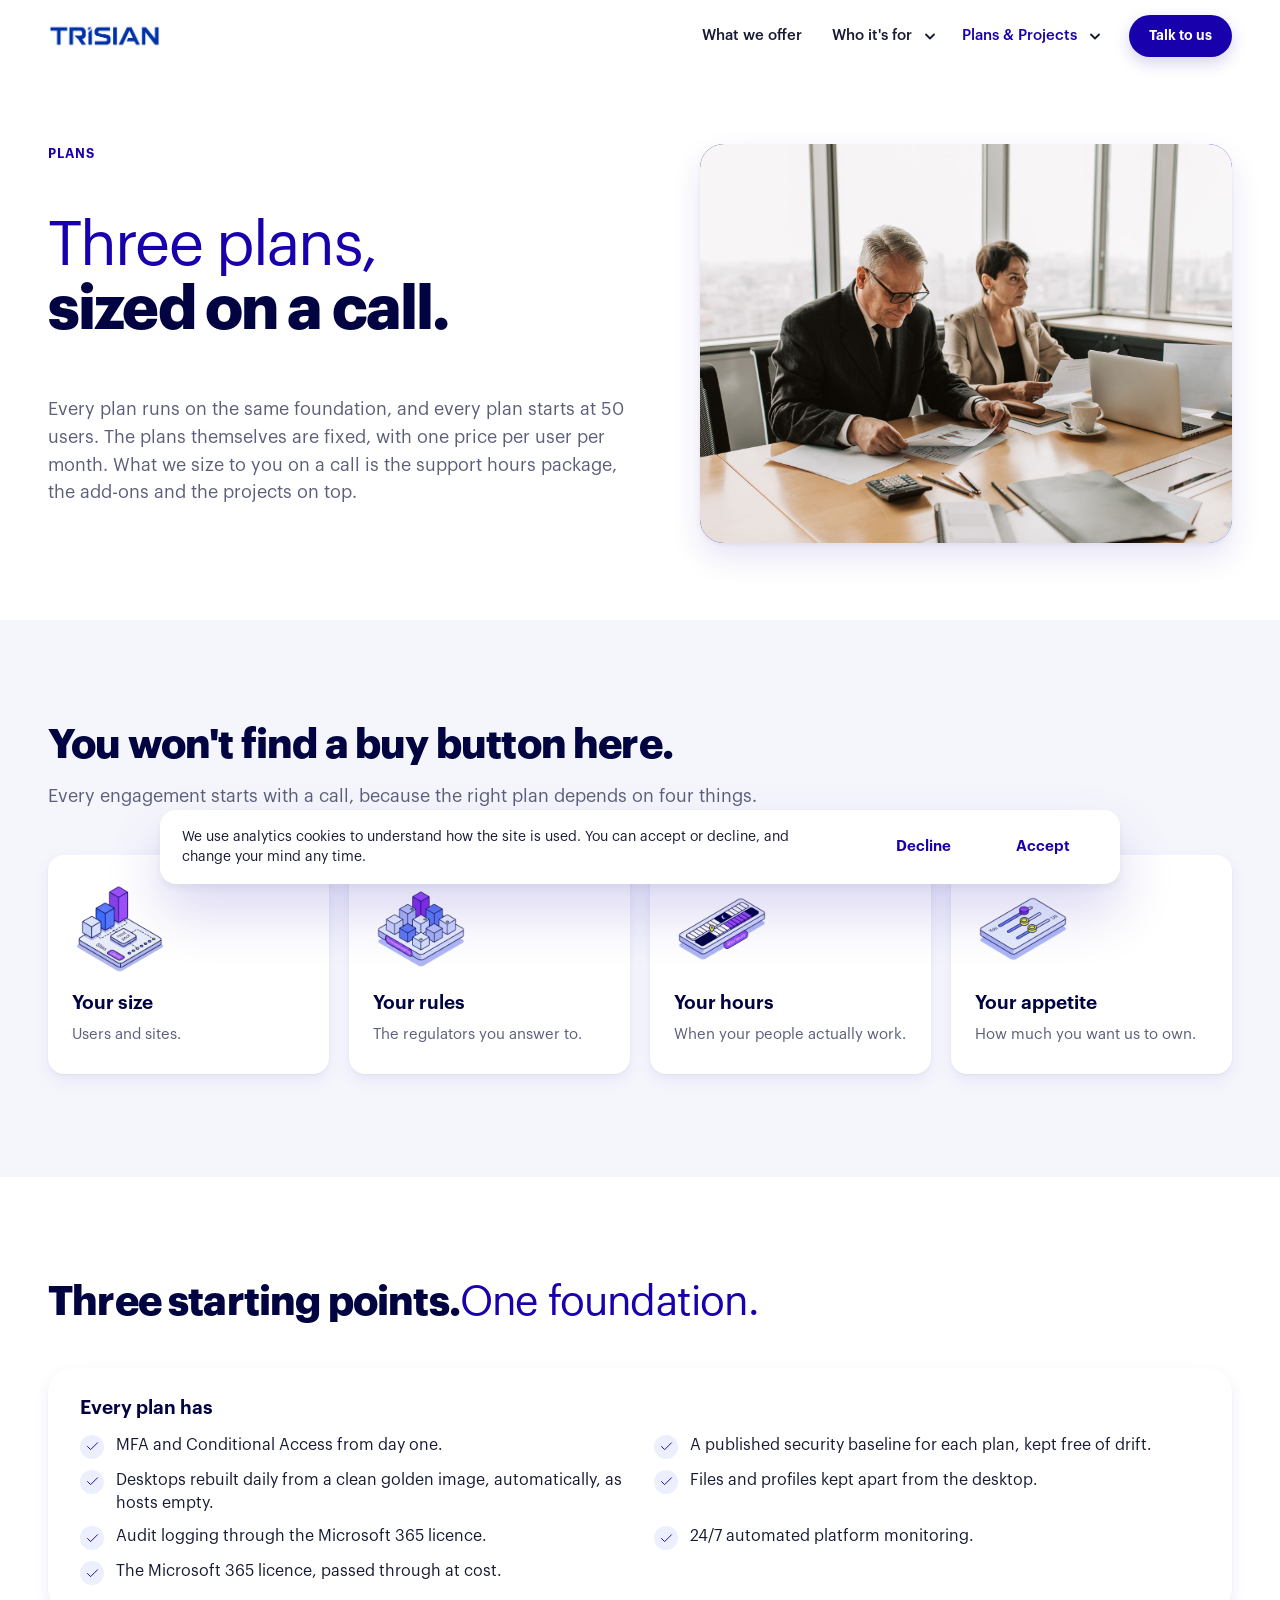
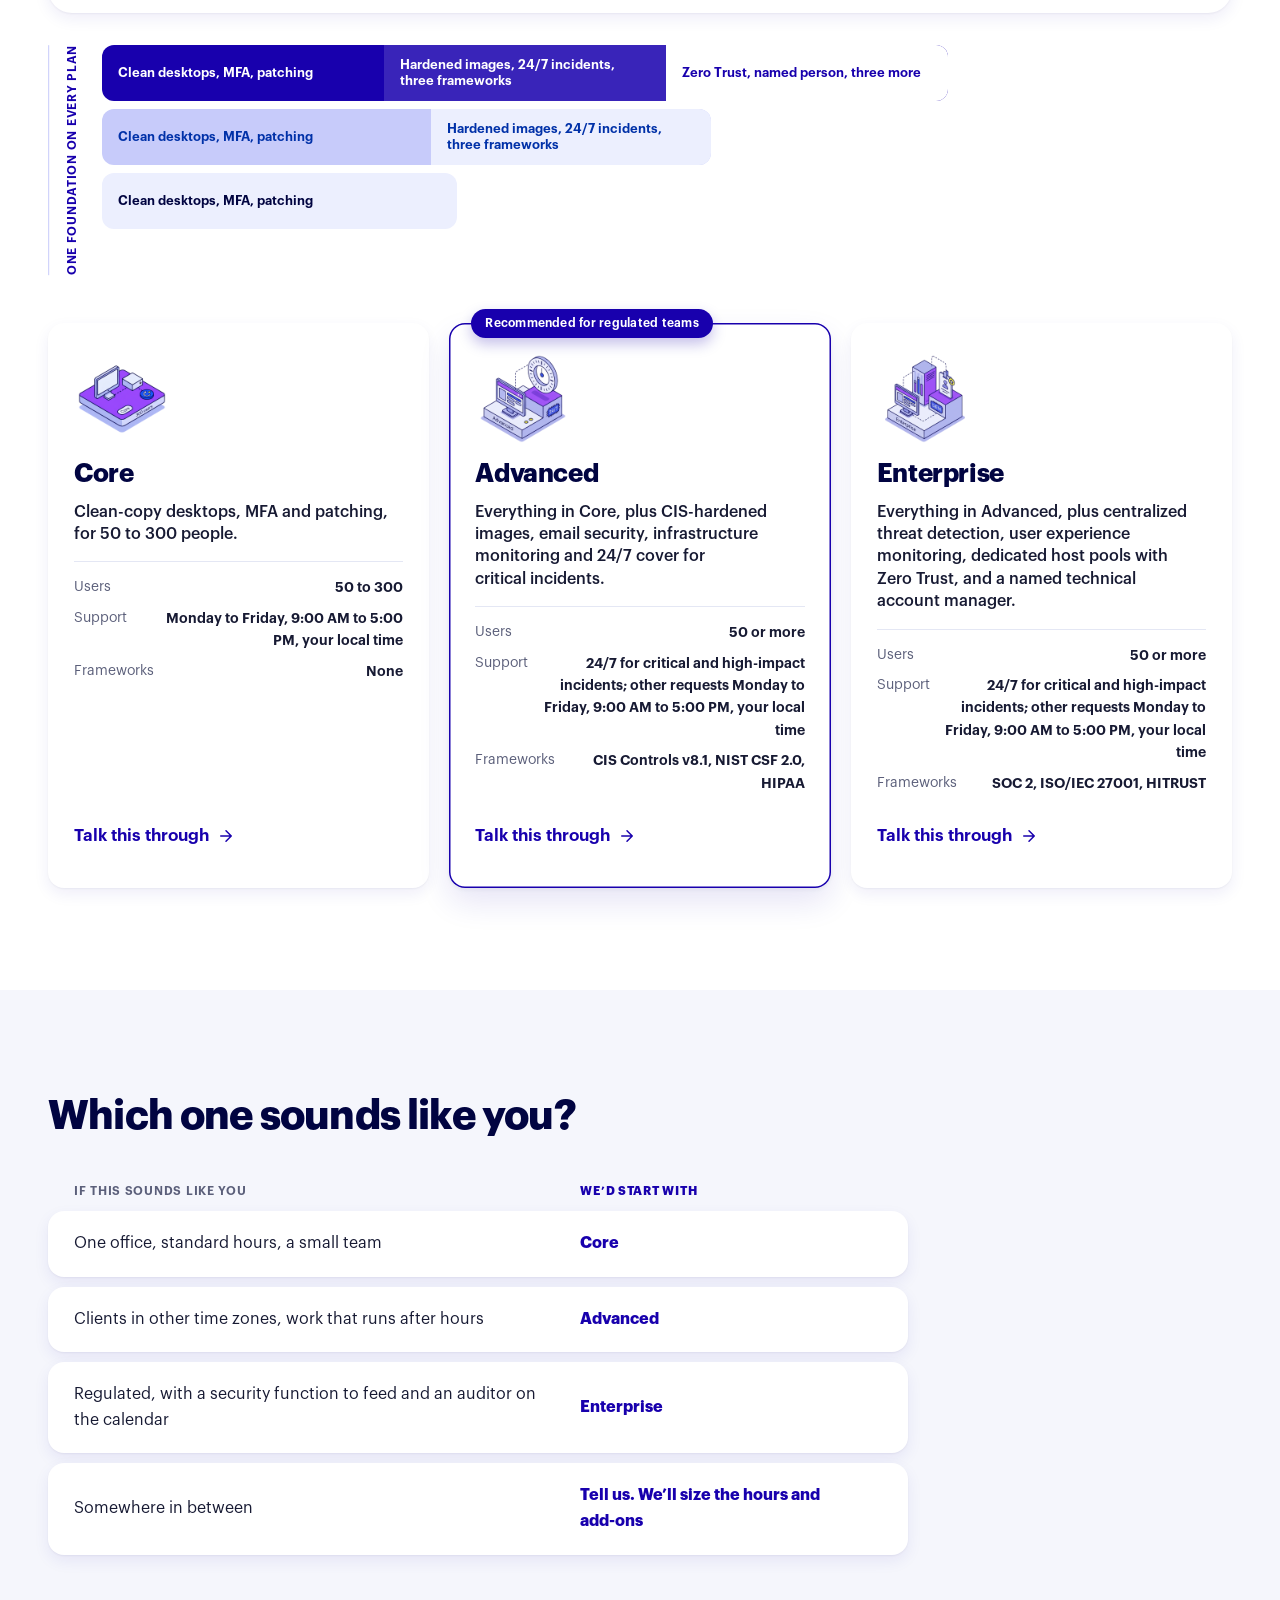
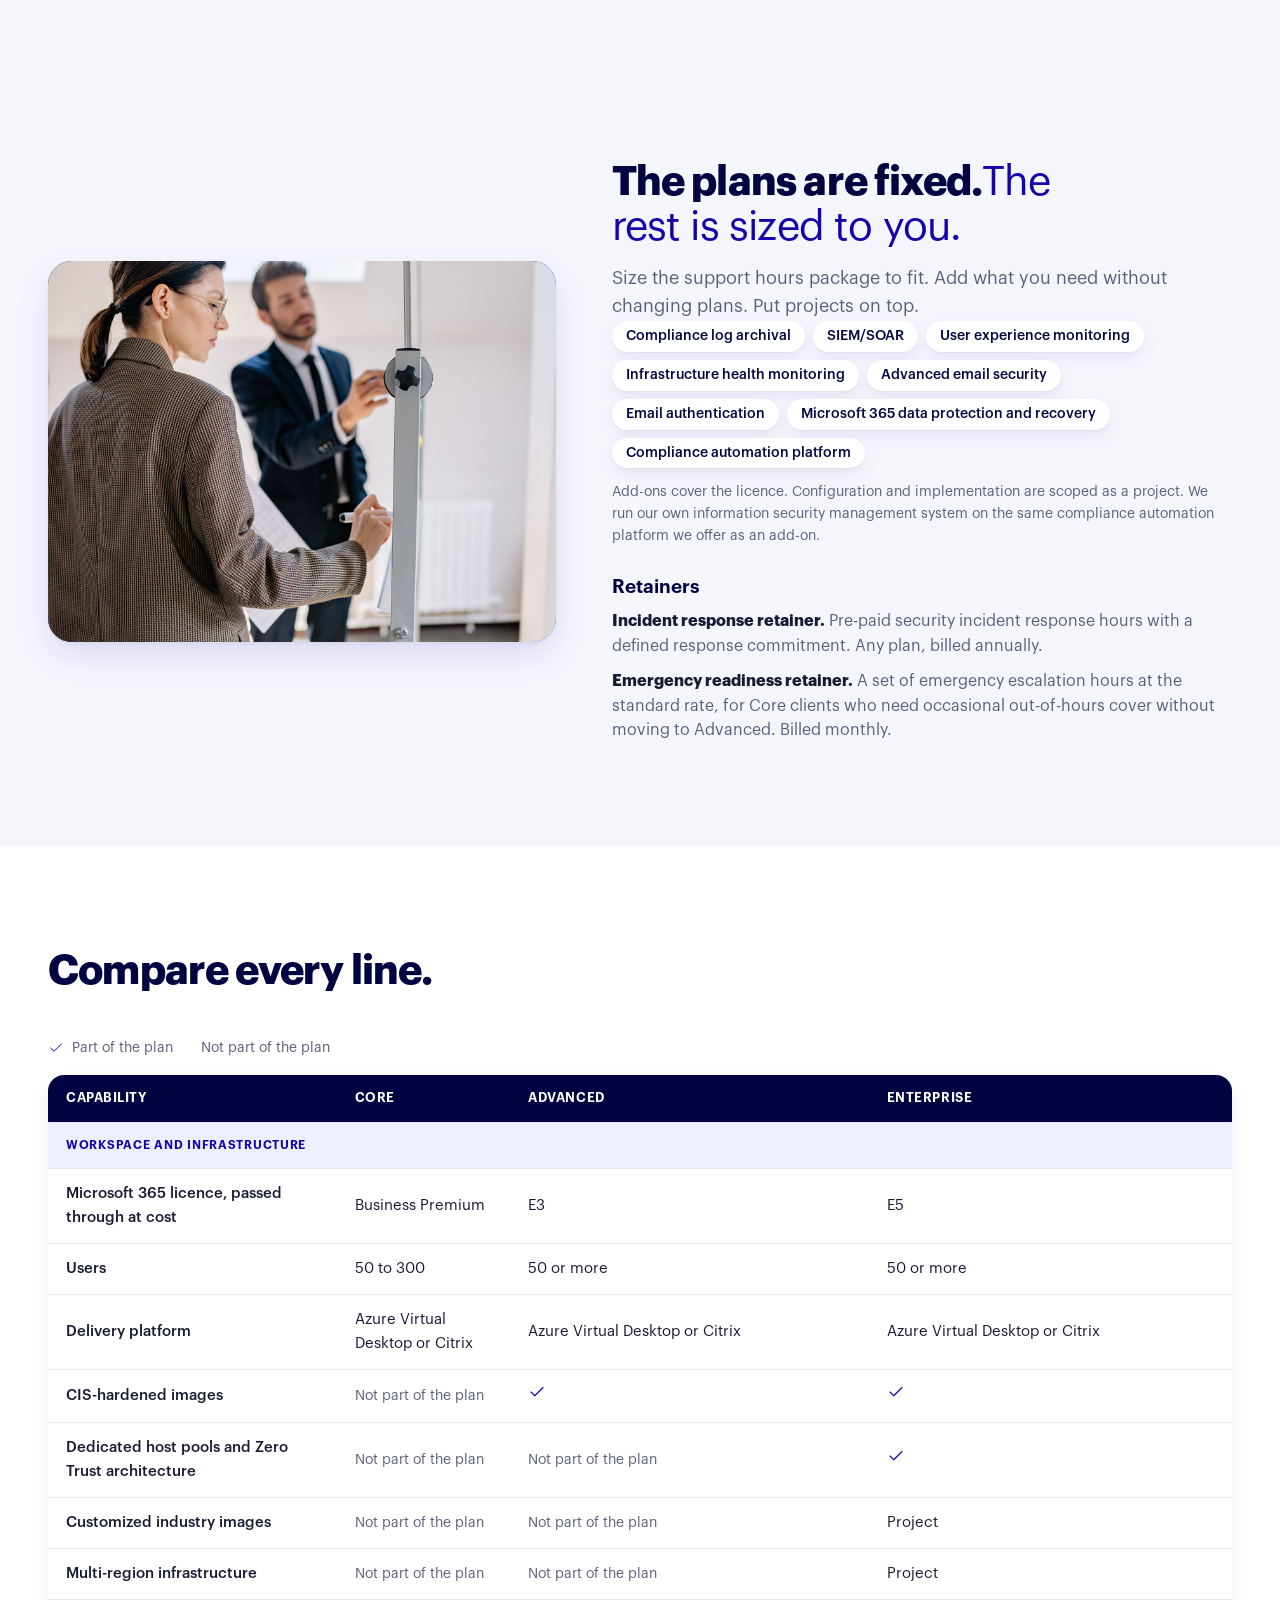
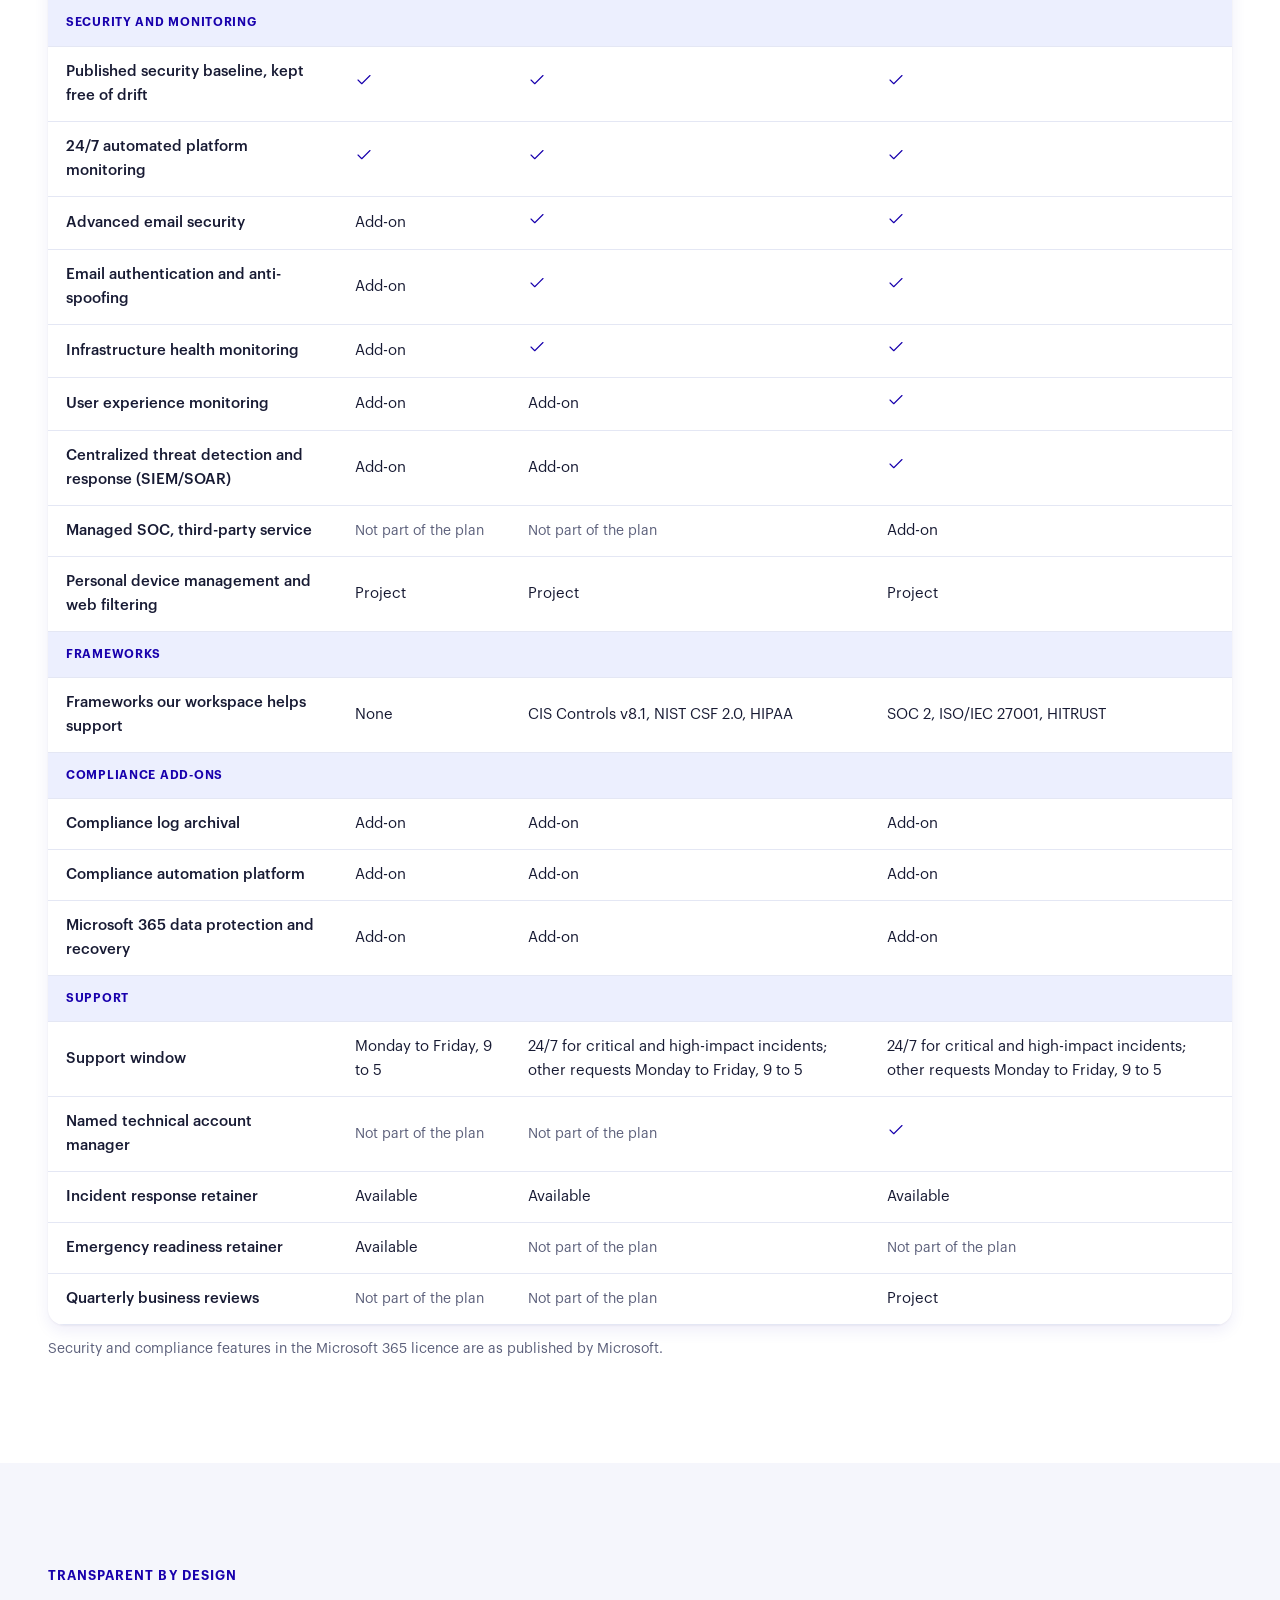
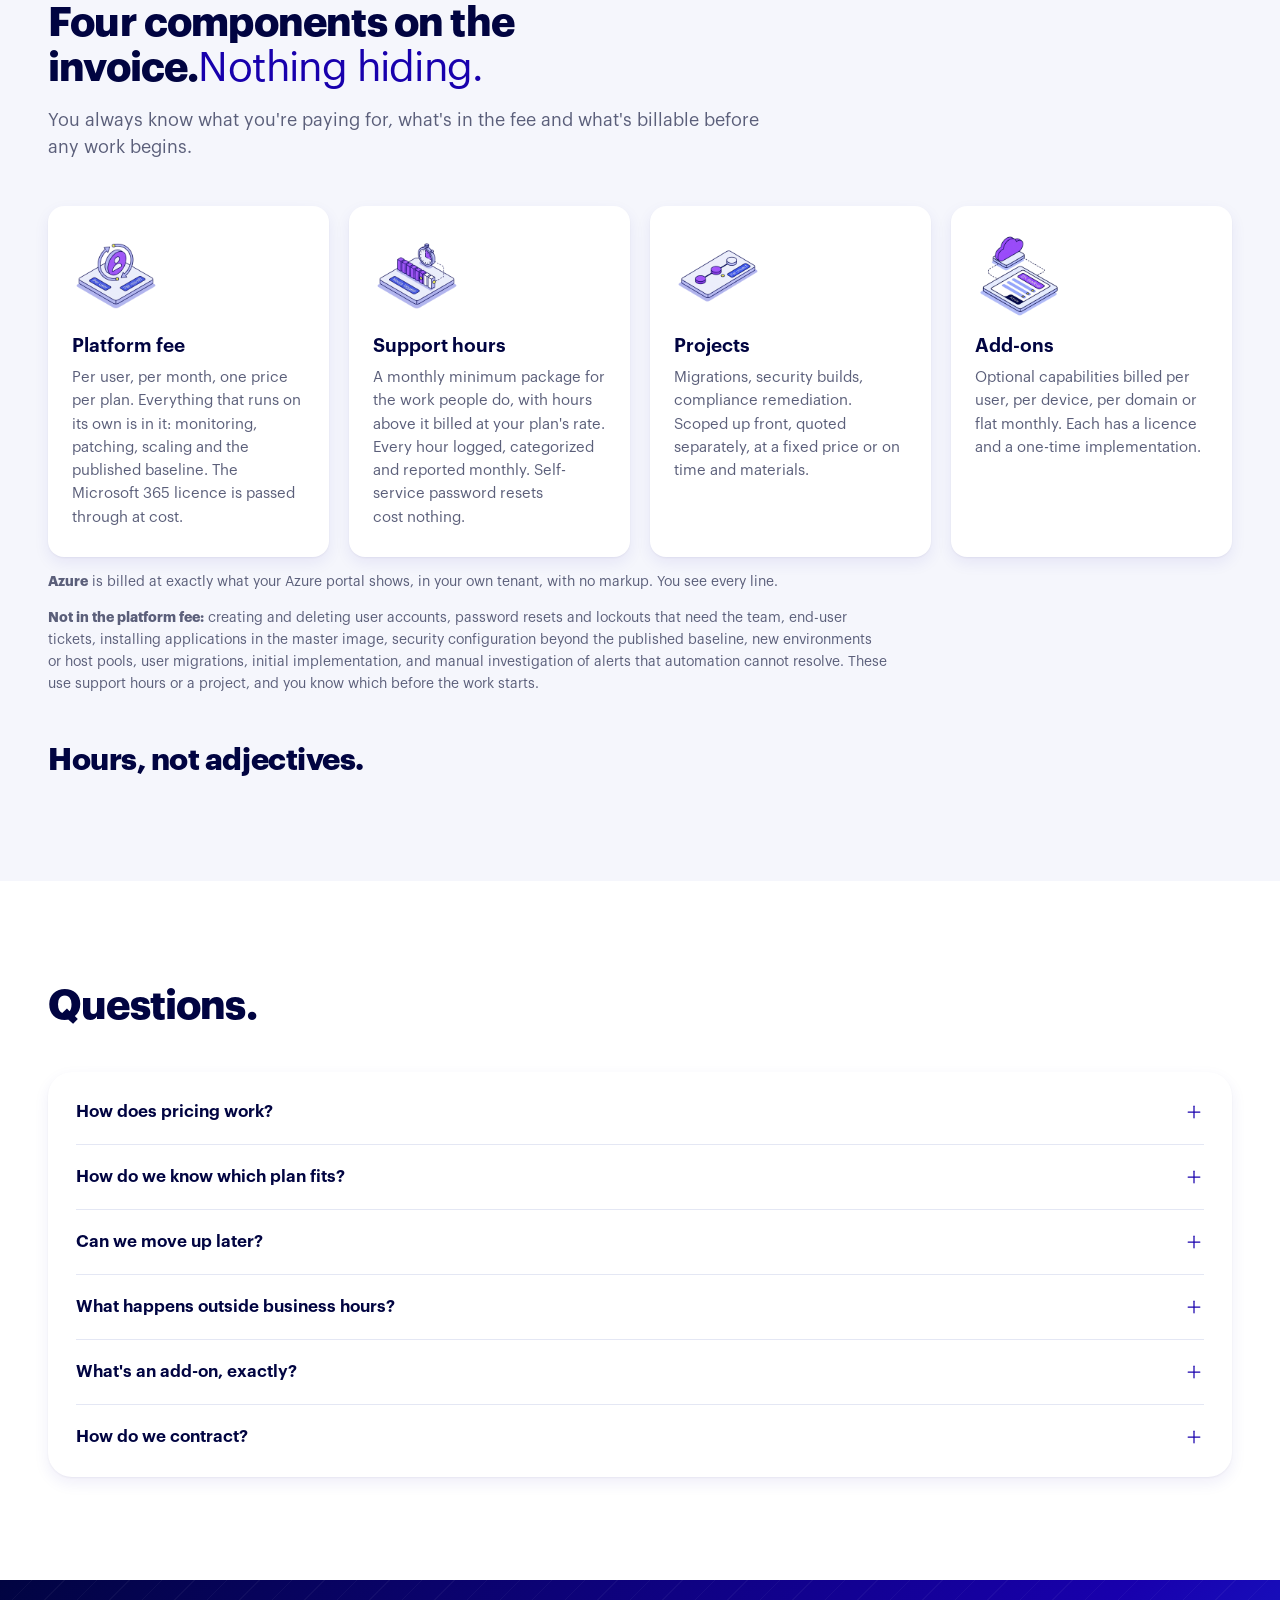
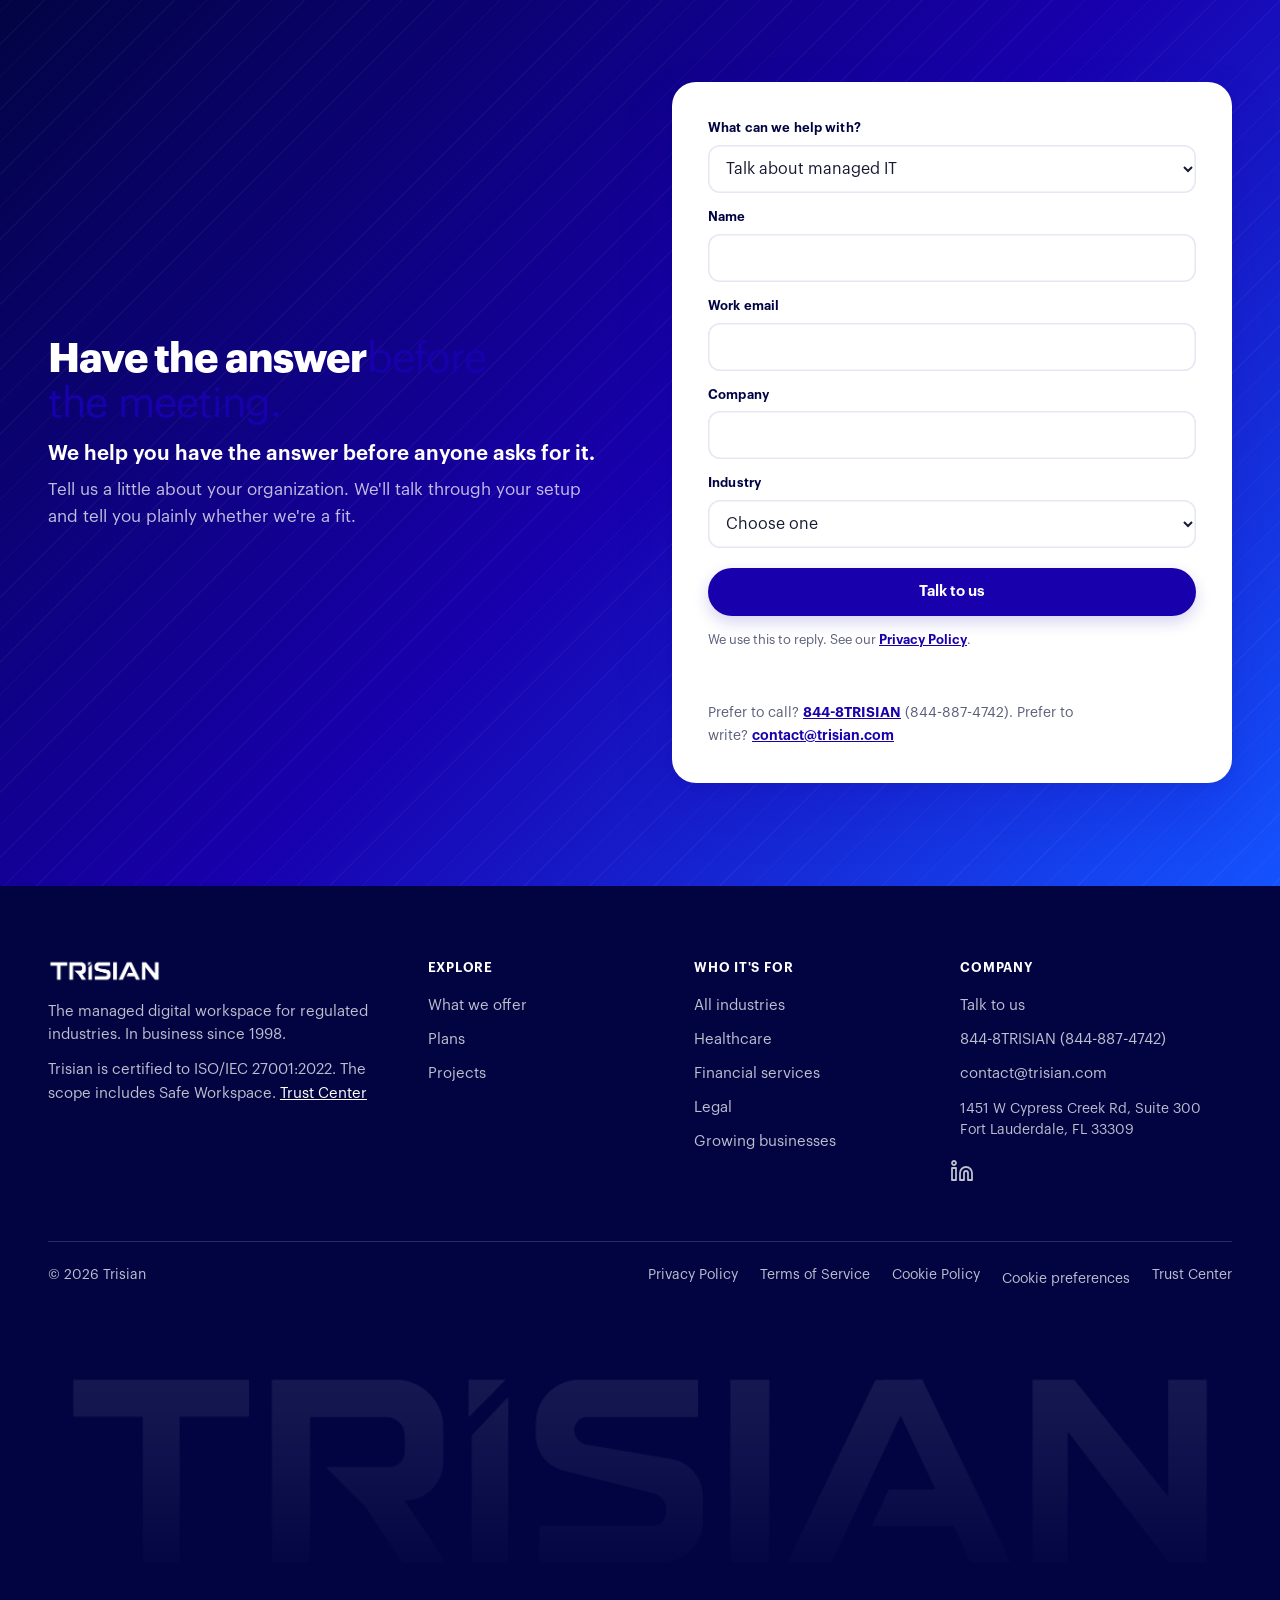
<file: coverage/index.html>
<!doctype html>
<html lang="en">
<head>
<meta charset="utf-8">
<meta name="viewport" content="width=device-width, initial-scale=1">
<title>Plans and billing | Trisian</title>
<meta name="description" content="Core, Advanced and Enterprise, from 50 users. Support hours, add-ons and projects are sized to you on a call. See how plans and billing work.">
<meta name="robots" content="noindex, nofollow">
<!-- REMOVE noindex AT LAUNCH -->
<link rel="canonical" href="https://schil79.github.io/Trisian/coverage/">
<meta property="og:type" content="website">
<meta property="og:site_name" content="Trisian">
<meta property="og:title" content="Plans and billing | Trisian">
<meta property="og:description" content="Core, Advanced and Enterprise, from 50 users. Support hours, add-ons and projects are sized to you on a call. See how plans and billing work.">
<meta property="og:url" content="https://schil79.github.io/Trisian/coverage/">
<meta name="twitter:card" content="summary">
<meta name="twitter:title" content="Plans and billing | Trisian">
<meta name="twitter:description" content="Core, Advanced and Enterprise, from 50 users. Support hours, add-ons and projects are sized to you on a call. See how plans and billing work.">
<link rel="icon" href="data:image/svg+xml,%3Csvg xmlns='http://www.w3.org/2000/svg' viewBox='0 0 32 32'%3E%3Crect width='32' height='32' rx='6' fill='%231800AD'/%3E%3Cpath d='M7 9h18v4h-7v11h-4V13H7z' fill='%23fff'/%3E%3C/svg%3E">
<link rel="preload" href="../assets/fonts/Graphik-Regular.woff2" as="font" type="font/woff2" crossorigin>
<link rel="preload" href="../assets/fonts/Graphik-Bold.woff2" as="font" type="font/woff2" crossorigin>
<link rel="preload" href="../assets/fonts/Graphik-Medium.woff2" as="font" type="font/woff2" crossorigin>

<meta name="theme-color" content="#FFFFFF">
<meta name="ga-measurement-id" content="">   <!-- [ASK] Google Analytics id not supplied; it loads only after Accept -->
<link rel="stylesheet" href="../css/styles.css">
<link rel="stylesheet" href="../css/industry.css">
<link rel="stylesheet" href="../css/motion.css">

<script type="application/ld+json">{"@context": "https://schema.org", "@type": "BreadcrumbList", "itemListElement": [{"@type": "ListItem", "position": 1, "name": "Home", "item": "https://schil79.github.io/Trisian/"}, {"@type": "ListItem", "position": 2, "name": "Plans", "item": "https://schil79.github.io/Trisian/coverage/"}]}</script>
<script type="application/ld+json">{"@context": "https://schema.org", "@type": "FAQPage", "mainEntity": [{"@type": "Question", "name": "How does pricing work?", "acceptedAnswer": {"@type": "Answer", "text": "Four components. A per-user monthly platform fee that covers everything automated. A monthly minimum package of support hours for the human work, every hour logged. Projects, scoped and quoted separately. And optional add-ons, each with a licence and a one-time implementation. The Microsoft 365 licence and Azure are passed through at cost: Azure at exactly what your Azure portal shows, with no markup."}}, {"@type": "Question", "name": "How do we know which plan fits?", "acceptedAnswer": {"@type": "Answer", "text": "We work it out together on the first call. We look at your size, your industry, your compliance needs and your hours, and recommend a starting point. Every plan starts at 50 users; Core runs to 300."}}, {"@type": "Question", "name": "Can we move up later?", "acceptedAnswer": {"@type": "Answer", "text": "Yes. The foundation is the same on every plan, so moving from Core to Advanced or Enterprise doesn’t mean a redesign."}}, {"@type": "Question", "name": "What happens outside business hours?", "acceptedAnswer": {"@type": "Answer", "text": "Core support runs Monday to Friday, 9:00 AM to 5:00 PM, your local time. On Advanced and Enterprise, critical and high-impact incidents are covered 24/7; other requests run in the same business-hours window. Automated platform monitoring, patching and alerting run 24/7/365 on every plan. Core clients who need occasional out-of-hours cover can add an emergency readiness retainer, and an incident response retainer is available on every plan. Response commitments are set in the Services Guide that forms part of your agreement."}}, {"@type": "Question", "name": "What's an add-on, exactly?", "acceptedAnswer": {"@type": "Answer", "text": "An add-on is the licence for an extra capability. Setting it up and configuring it is scoped as a project, so you know what you’re paying for."}}]}</script>
<script>document.documentElement.classList.add('js')</script>
</head>
<body class="page">
<a class="skip" href="#main">Skip to content</a>
<header class="nav-wrap" id="navWrap">
  <span class="prog" id="prog" aria-hidden="true"></span>
  <nav class="nav" id="nav" aria-label="Primary">
    <a href="../" class="logo" aria-label="Trisian home"><img src="../assets/img/trisian-logo.png" alt="Trisian"></a>
    <div class="nav-links" id="navLinks">
      <a href="../#offer">What we offer</a>
      <div class="nav-item has-dd">
        <a href="../#seats" class="dd-link">Who it's for</a>
        <button class="dd-toggle" type="button" aria-expanded="false" aria-controls="ddList" aria-label="Show industries"><svg viewBox="0 0 12 12" aria-hidden="true"><path d="M2 4.5l4 4 4-4"/></svg></button>
        <ul class="dd" id="ddList"><li><a href="../who-its-for/">All industries</a></li><li><a href="../healthcare/">Healthcare</a></li><li><a href="../financial-services/">Financial services</a></li><li><a href="../legal/">Legal</a></li><li><a href="../growing-businesses/">Growing businesses</a></li></ul>
      </div>
      <div class="nav-item has-dd is-active">
        <a href="../coverage/" class="dd-link" aria-current="page">Plans &amp; Projects</a>
        <button class="dd-toggle" type="button" aria-expanded="false" aria-controls="ddPlans" aria-label="Show plans and projects"><svg viewBox="0 0 12 12" aria-hidden="true"><path d="M2 4.5l4 4 4-4"/></svg></button>
        <ul class="dd" id="ddPlans"><li><a href="../coverage/">Plans<small>Core, Advanced and Enterprise, and how pricing works.</small></a></li><li><a href="../services/">Projects<small>Migrations, security builds and compliance remediation.</small></a></li></ul>
      </div>
      <a href="#assessment" class="btn btn-sm">Talk to us</a>
    </div>
    <button class="burger" id="burger" aria-label="Menu" aria-expanded="false" aria-controls="navLinks"><span></span><span></span></button>
  </nav>
</header>
<main id="main">
<section class="page-hero">
  <div class="wrap">
    <span class="pill">Plans</span>
    <h1 class="page-h1" data-split-lines><span class="lt">Three plans,</span> <span class="bd">sized on a call.</span></h1>
    <p class="sub-p" data-reveal>Every plan runs on the same foundation, and every plan starts at 50 users. The plans themselves are fixed, with one price per user per month. What we size to you on a call is the support hours package, the add-ons and the projects on top.</p>
    
    <figure class="ph"><img src="../assets/img/plans-hero.jpg" alt="Two business leaders in conversation at a table" width="1600" height="1200" fetchpriority="high"></figure>
  </div>
</section>

<section class="sec s-pale" id="no-checkout">
  <div class="wrap">
    <header class="sec-head " data-reveal><h2 class="h2"><span class="bd">You won't find a buy button here.</span></h2><p class="sub-p">Every engagement starts with a call, because the right plan depends on four things.</p></header>
    <div class="boxes4" data-stagger><article class="box" data-ico-host><span class="ico ico--rich ico--cov " aria-hidden="true"><span class="ico__float"><picture><source type="image/webp" srcset="../assets/icons/cov-size.webp"><img class="ico__img" src="../assets/icons/cov-size.png" width="480" height="480" alt="" loading="lazy" decoding="async"></picture></span></span><h3 class="h4 ico-title">Your size</h3><p>Users and sites.</p></article><article class="box" data-ico-host><span class="ico ico--rich ico--cov " aria-hidden="true"><span class="ico__float"><picture><source type="image/webp" srcset="../assets/icons/cov-rules.webp"><img class="ico__img" src="../assets/icons/cov-rules.png" width="480" height="480" alt="" loading="lazy" decoding="async"></picture></span></span><h3 class="h4 ico-title">Your rules</h3><p>The regulators you answer to.</p></article><article class="box" data-ico-host><span class="ico ico--rich ico--cov " aria-hidden="true"><span class="ico__float"><picture><source type="image/webp" srcset="../assets/icons/cov-hours.webp"><img class="ico__img" src="../assets/icons/cov-hours.png" width="480" height="480" alt="" loading="lazy" decoding="async"></picture></span></span><h3 class="h4 ico-title">Your hours</h3><p>When your people actually work.</p></article><article class="box" data-ico-host><span class="ico ico--rich ico--cov " aria-hidden="true"><span class="ico__float"><picture><source type="image/webp" srcset="../assets/icons/cov-appetite.webp"><img class="ico__img" src="../assets/icons/cov-appetite.png" width="480" height="480" alt="" loading="lazy" decoding="async"></picture></span></span><h3 class="h4 ico-title">Your appetite</h3><p>How much you want us to own.</p></article></div>
  </div>
</section>

<section class="sec s-white" id="starting-points">
  <div class="wrap">
    <header class="sec-head " data-reveal><h2 class="h2"><span class="bd">Three starting points.</span><span class="lt">One foundation.</span></h2></header>
    <div class="every" data-reveal><h3 class="h4">Every plan has</h3><ul class="every-list"><li><span class="ck"><svg class="ic ic-check " width="16" height="16" viewBox="0 0 24 24" fill="none" stroke="currentColor" stroke-width="1.5" stroke-linecap="round" stroke-linejoin="round" aria-hidden="true"><path d="M20 6 9 17l-5-5"/></svg></span><span>MFA and Conditional Access from day one.</span></li><li><span class="ck"><svg class="ic ic-check " width="16" height="16" viewBox="0 0 24 24" fill="none" stroke="currentColor" stroke-width="1.5" stroke-linecap="round" stroke-linejoin="round" aria-hidden="true"><path d="M20 6 9 17l-5-5"/></svg></span><span>A published security baseline for each plan, kept free of drift.</span></li><li><span class="ck"><svg class="ic ic-check " width="16" height="16" viewBox="0 0 24 24" fill="none" stroke="currentColor" stroke-width="1.5" stroke-linecap="round" stroke-linejoin="round" aria-hidden="true"><path d="M20 6 9 17l-5-5"/></svg></span><span>Desktops rebuilt daily from a clean golden image, automatically, as hosts empty.</span></li><li><span class="ck"><svg class="ic ic-check " width="16" height="16" viewBox="0 0 24 24" fill="none" stroke="currentColor" stroke-width="1.5" stroke-linecap="round" stroke-linejoin="round" aria-hidden="true"><path d="M20 6 9 17l-5-5"/></svg></span><span>Files and profiles kept apart from the desktop.</span></li><li><span class="ck"><svg class="ic ic-check " width="16" height="16" viewBox="0 0 24 24" fill="none" stroke="currentColor" stroke-width="1.5" stroke-linecap="round" stroke-linejoin="round" aria-hidden="true"><path d="M20 6 9 17l-5-5"/></svg></span><span>Audit logging through the Microsoft 365 licence.</span></li><li><span class="ck"><svg class="ic ic-check " width="16" height="16" viewBox="0 0 24 24" fill="none" stroke="currentColor" stroke-width="1.5" stroke-linecap="round" stroke-linejoin="round" aria-hidden="true"><path d="M20 6 9 17l-5-5"/></svg></span><span>24/7 automated platform monitoring.</span></li><li><span class="ck"><svg class="ic ic-check " width="16" height="16" viewBox="0 0 24 24" fill="none" stroke="currentColor" stroke-width="1.5" stroke-linecap="round" stroke-linejoin="round" aria-hidden="true"><path d="M20 6 9 17l-5-5"/></svg></span><span>The Microsoft 365 licence, passed through at cost.</span></li></ul></div>
    <div class="ladder anim" id="ladder" role="img" aria-label="Three plans as steps. Core: clean desktops, MFA, patching. Advanced adds hardened images, 24/7 incident cover and three frameworks. Enterprise adds Zero Trust, a named person and three more frameworks. One foundation.">
      <p class="ladder-note" aria-hidden="true"><span>One foundation on every plan</span></p>
      <div class="ladder-bars" aria-hidden="true">
        <div class="lb lb-ent" style="--w:100%;--i:2"><span class="seg s-a">Clean desktops, MFA, patching</span><span class="seg s-b">Hardened images, 24/7 incidents, three frameworks</span><span class="seg s-c">Zero Trust, named person, three more</span></div>
        <div class="lb lb-adv" style="--w:72%;--i:1"><span class="seg s-a">Clean desktops, MFA, patching</span><span class="seg s-b">Hardened images, 24/7 incidents, three frameworks</span></div>
        <div class="lb lb-core" style="--w:42%;--i:0"><span class="seg s-a">Clean desktops, MFA, patching</span></div>
      </div>
      <p class="ladder-keys" aria-hidden="true"><b>Enterprise</b><b>Advanced</b><b>Core</b></p>
    </div>
    <div class="lvls" data-stagger><article class="lvl l-grey" data-ico-host>
        
        <span class="ico ico--rich ico--tier " aria-hidden="true"><span class="ico__float"><picture><source type="image/webp" srcset="../assets/icons/tier-core.webp"><img class="ico__img" src="../assets/icons/tier-core.png" width="480" height="480" alt="" loading="lazy" decoding="async"></picture></span></span>
        <h3 class="h3 ico-title">Core</h3><p class="one">Clean-copy desktops, MFA and patching, for 50 to 300 people.</p>
        <dl><div><dt>Users</dt><dd>50 to 300</dd></div><div><dt>Support</dt><dd>Monday to Friday, 9:00 AM to 5:00 PM, your local time</dd></div><div><dt>Frameworks</dt><dd>None</dd></div></dl>
        <a class="link-arrow" href="#assessment?topic=core">Talk this through</a>
      </article><article class="lvl l-pale" data-ico-host>
        <span class="badge">Recommended for regulated teams</span>
        <span class="ico ico--rich ico--tier " aria-hidden="true"><span class="ico__float"><picture><source type="image/webp" srcset="../assets/icons/tier-advanced.webp"><img class="ico__img" src="../assets/icons/tier-advanced.png" width="480" height="480" alt="" loading="lazy" decoding="async"></picture></span></span>
        <h3 class="h3 ico-title">Advanced</h3><p class="one">Everything in Core, plus CIS-hardened images, email security, infrastructure monitoring and 24/7 cover for critical incidents.</p>
        <dl><div><dt>Users</dt><dd>50 or more</dd></div><div><dt>Support</dt><dd>24/7 for critical and high-impact incidents; other requests Monday to Friday, 9:00 AM to 5:00 PM, your local time</dd></div><div><dt>Frameworks</dt><dd>CIS Controls v8.1, NIST CSF 2.0, HIPAA</dd></div></dl>
        <a class="link-arrow" href="#assessment?topic=advanced">Talk this through</a>
      </article><article class="lvl l-grey" data-ico-host>
        
        <span class="ico ico--rich ico--tier " aria-hidden="true"><span class="ico__float"><picture><source type="image/webp" srcset="../assets/icons/tier-enterprise.webp"><img class="ico__img" src="../assets/icons/tier-enterprise.png" width="480" height="480" alt="" loading="lazy" decoding="async"></picture></span></span>
        <h3 class="h3 ico-title">Enterprise</h3><p class="one">Everything in Advanced, plus centralized threat detection, user experience monitoring, dedicated host pools with Zero Trust, and a named technical account manager.</p>
        <dl><div><dt>Users</dt><dd>50 or more</dd></div><div><dt>Support</dt><dd>24/7 for critical and high-impact incidents; other requests Monday to Friday, 9:00 AM to 5:00 PM, your local time</dd></div><div><dt>Frameworks</dt><dd>SOC 2, ISO/IEC 27001, HITRUST</dd></div></dl>
        <a class="link-arrow" href="#assessment?topic=enterprise">Talk this through</a>
      </article></div>
  </div>
</section>

<section class="sec s-grey" id="which">
  <div class="wrap">
    <header class="sec-head " data-reveal><h2 class="h2"><span class="bd">Which one sounds like you?</span></h2></header>
    <ul class="which" data-stagger><li class="which-h"><span>If this sounds like you</span><b>We’d start with</b></li><li><span>One office, standard hours, a small team</span><b>Core</b></li><li><span>Clients in other time zones, work that runs after hours</span><b>Advanced</b></li><li><span>Regulated, with a security function to feed and an auditor on the calendar</span><b>Enterprise</b></li><li><span>Somewhere in between</span><b>Tell us. We’ll size the hours and add-ons</b></li></ul>
  </div>
</section>

<section class="sec s-pale" id="make-it-yours">
  <div class="wrap two-ph">
    <figure class="ph"><img src="../assets/img/plans-whiteboard.jpg" alt="A small team sketching a plan on a whiteboard" width="1600" height="1200" fetchpriority="high"></figure>
    <div data-reveal="right">
      <h2 class="h2 left"><span class="bd">The plans are fixed.</span><span class="lt">The rest is sized to you.</span></h2>
      <p class="sub-p left">Size the support hours package to fit. Add what you need without changing plans. Put projects on top.</p>
      <ul class="chips chips-w"><li>Compliance log archival</li><li>SIEM/SOAR</li><li>User experience monitoring</li><li>Infrastructure health monitoring</li><li>Advanced email security</li><li>Email authentication</li><li>Microsoft 365 data protection and recovery</li><li>Compliance automation platform</li></ul>
      <p class="addon-note">Add-ons cover the licence. Configuration and implementation are scoped as a project. We run our own information security management system on the same compliance automation platform we offer as an add-on.</p>
      <div class="retainers"><h3 class="h4">Retainers</h3>
        <p><b>Incident response retainer.</b> Pre-paid security incident response hours with a defined response commitment. Any plan, billed annually.</p>
        <p><b>Emergency readiness retainer.</b> A set of emergency escalation hours at the standard rate, for Core clients who need occasional out-of-hours cover without moving to Advanced. Billed monthly.</p></div>
    </div>
  </div>
</section>

<section class="sec s-white" id="compare">
  <div class="wrap">
    <header class="sec-head " data-reveal><h2 class="h2"><span class="bd">Compare every line.</span></h2></header>
    <div class="compare-open"><p class="legend"><span><span class="yes"><svg class="ic ic-check " width="16" height="16" viewBox="0 0 24 24" fill="none" stroke="currentColor" stroke-width="1.5" stroke-linecap="round" stroke-linejoin="round" aria-hidden="true"><path d="M20 6 9 17l-5-5"/></svg></span> Part of the plan</span><span><span class="no">Not part of the plan</span></span></p>
      <table class="cmp-t">
        <thead><tr><th scope="col">Capability</th><th scope="col">Core</th><th scope="col">Advanced</th><th scope="col">Enterprise</th></tr></thead>
        <tbody><tr class="grp"><th colspan="4" scope="colgroup">Workspace and infrastructure</th></tr><tr><th scope="row">Microsoft 365 licence, passed through at cost</th><td>Business Premium</td><td>E3</td><td>E5</td></tr><tr><th scope="row">Users</th><td>50 to 300</td><td>50 or more</td><td>50 or more</td></tr><tr><th scope="row">Delivery platform</th><td>Azure Virtual Desktop or Citrix</td><td>Azure Virtual Desktop or Citrix</td><td>Azure Virtual Desktop or Citrix</td></tr><tr><th scope="row">CIS-hardened images</th><td><span class="no">Not part of the plan</span></td><td><span class="yes"><svg class="ic ic-check " width="18" height="18" viewBox="0 0 24 24" fill="none" stroke="currentColor" stroke-width="1.5" stroke-linecap="round" stroke-linejoin="round" aria-hidden="true"><path d="M20 6 9 17l-5-5"/></svg><span class="sr-only">Part of the plan</span></span></td><td><span class="yes"><svg class="ic ic-check " width="18" height="18" viewBox="0 0 24 24" fill="none" stroke="currentColor" stroke-width="1.5" stroke-linecap="round" stroke-linejoin="round" aria-hidden="true"><path d="M20 6 9 17l-5-5"/></svg><span class="sr-only">Part of the plan</span></span></td></tr><tr><th scope="row">Dedicated host pools and Zero Trust architecture</th><td><span class="no">Not part of the plan</span></td><td><span class="no">Not part of the plan</span></td><td><span class="yes"><svg class="ic ic-check " width="18" height="18" viewBox="0 0 24 24" fill="none" stroke="currentColor" stroke-width="1.5" stroke-linecap="round" stroke-linejoin="round" aria-hidden="true"><path d="M20 6 9 17l-5-5"/></svg><span class="sr-only">Part of the plan</span></span></td></tr><tr><th scope="row">Customized industry images</th><td><span class="no">Not part of the plan</span></td><td><span class="no">Not part of the plan</span></td><td>Project</td></tr><tr><th scope="row">Multi-region infrastructure</th><td><span class="no">Not part of the plan</span></td><td><span class="no">Not part of the plan</span></td><td>Project</td></tr><tr class="grp"><th colspan="4" scope="colgroup">Security and monitoring</th></tr><tr><th scope="row">Published security baseline, kept free of drift</th><td><span class="yes"><svg class="ic ic-check " width="18" height="18" viewBox="0 0 24 24" fill="none" stroke="currentColor" stroke-width="1.5" stroke-linecap="round" stroke-linejoin="round" aria-hidden="true"><path d="M20 6 9 17l-5-5"/></svg><span class="sr-only">Part of the plan</span></span></td><td><span class="yes"><svg class="ic ic-check " width="18" height="18" viewBox="0 0 24 24" fill="none" stroke="currentColor" stroke-width="1.5" stroke-linecap="round" stroke-linejoin="round" aria-hidden="true"><path d="M20 6 9 17l-5-5"/></svg><span class="sr-only">Part of the plan</span></span></td><td><span class="yes"><svg class="ic ic-check " width="18" height="18" viewBox="0 0 24 24" fill="none" stroke="currentColor" stroke-width="1.5" stroke-linecap="round" stroke-linejoin="round" aria-hidden="true"><path d="M20 6 9 17l-5-5"/></svg><span class="sr-only">Part of the plan</span></span></td></tr><tr><th scope="row">24/7 automated platform monitoring</th><td><span class="yes"><svg class="ic ic-check " width="18" height="18" viewBox="0 0 24 24" fill="none" stroke="currentColor" stroke-width="1.5" stroke-linecap="round" stroke-linejoin="round" aria-hidden="true"><path d="M20 6 9 17l-5-5"/></svg><span class="sr-only">Part of the plan</span></span></td><td><span class="yes"><svg class="ic ic-check " width="18" height="18" viewBox="0 0 24 24" fill="none" stroke="currentColor" stroke-width="1.5" stroke-linecap="round" stroke-linejoin="round" aria-hidden="true"><path d="M20 6 9 17l-5-5"/></svg><span class="sr-only">Part of the plan</span></span></td><td><span class="yes"><svg class="ic ic-check " width="18" height="18" viewBox="0 0 24 24" fill="none" stroke="currentColor" stroke-width="1.5" stroke-linecap="round" stroke-linejoin="round" aria-hidden="true"><path d="M20 6 9 17l-5-5"/></svg><span class="sr-only">Part of the plan</span></span></td></tr><tr><th scope="row">Advanced email security</th><td>Add-on</td><td><span class="yes"><svg class="ic ic-check " width="18" height="18" viewBox="0 0 24 24" fill="none" stroke="currentColor" stroke-width="1.5" stroke-linecap="round" stroke-linejoin="round" aria-hidden="true"><path d="M20 6 9 17l-5-5"/></svg><span class="sr-only">Part of the plan</span></span></td><td><span class="yes"><svg class="ic ic-check " width="18" height="18" viewBox="0 0 24 24" fill="none" stroke="currentColor" stroke-width="1.5" stroke-linecap="round" stroke-linejoin="round" aria-hidden="true"><path d="M20 6 9 17l-5-5"/></svg><span class="sr-only">Part of the plan</span></span></td></tr><tr><th scope="row">Email authentication and anti-spoofing</th><td>Add-on</td><td><span class="yes"><svg class="ic ic-check " width="18" height="18" viewBox="0 0 24 24" fill="none" stroke="currentColor" stroke-width="1.5" stroke-linecap="round" stroke-linejoin="round" aria-hidden="true"><path d="M20 6 9 17l-5-5"/></svg><span class="sr-only">Part of the plan</span></span></td><td><span class="yes"><svg class="ic ic-check " width="18" height="18" viewBox="0 0 24 24" fill="none" stroke="currentColor" stroke-width="1.5" stroke-linecap="round" stroke-linejoin="round" aria-hidden="true"><path d="M20 6 9 17l-5-5"/></svg><span class="sr-only">Part of the plan</span></span></td></tr><tr><th scope="row">Infrastructure health monitoring</th><td>Add-on</td><td><span class="yes"><svg class="ic ic-check " width="18" height="18" viewBox="0 0 24 24" fill="none" stroke="currentColor" stroke-width="1.5" stroke-linecap="round" stroke-linejoin="round" aria-hidden="true"><path d="M20 6 9 17l-5-5"/></svg><span class="sr-only">Part of the plan</span></span></td><td><span class="yes"><svg class="ic ic-check " width="18" height="18" viewBox="0 0 24 24" fill="none" stroke="currentColor" stroke-width="1.5" stroke-linecap="round" stroke-linejoin="round" aria-hidden="true"><path d="M20 6 9 17l-5-5"/></svg><span class="sr-only">Part of the plan</span></span></td></tr><tr><th scope="row">User experience monitoring</th><td>Add-on</td><td>Add-on</td><td><span class="yes"><svg class="ic ic-check " width="18" height="18" viewBox="0 0 24 24" fill="none" stroke="currentColor" stroke-width="1.5" stroke-linecap="round" stroke-linejoin="round" aria-hidden="true"><path d="M20 6 9 17l-5-5"/></svg><span class="sr-only">Part of the plan</span></span></td></tr><tr><th scope="row">Centralized threat detection and response (SIEM/SOAR)</th><td>Add-on</td><td>Add-on</td><td><span class="yes"><svg class="ic ic-check " width="18" height="18" viewBox="0 0 24 24" fill="none" stroke="currentColor" stroke-width="1.5" stroke-linecap="round" stroke-linejoin="round" aria-hidden="true"><path d="M20 6 9 17l-5-5"/></svg><span class="sr-only">Part of the plan</span></span></td></tr><tr><th scope="row">Managed SOC, third-party service</th><td><span class="no">Not part of the plan</span></td><td><span class="no">Not part of the plan</span></td><td>Add-on</td></tr><tr><th scope="row">Personal device management and web filtering</th><td>Project</td><td>Project</td><td>Project</td></tr><tr class="grp"><th colspan="4" scope="colgroup">Frameworks</th></tr><tr><th scope="row">Frameworks our workspace helps support</th><td>None</td><td>CIS Controls v8.1, NIST CSF 2.0, HIPAA</td><td>SOC 2, ISO/IEC 27001, HITRUST</td></tr><tr class="grp"><th colspan="4" scope="colgroup">Compliance add-ons</th></tr><tr><th scope="row">Compliance log archival</th><td>Add-on</td><td>Add-on</td><td>Add-on</td></tr><tr><th scope="row">Compliance automation platform</th><td>Add-on</td><td>Add-on</td><td>Add-on</td></tr><tr><th scope="row">Microsoft 365 data protection and recovery</th><td>Add-on</td><td>Add-on</td><td>Add-on</td></tr><tr class="grp"><th colspan="4" scope="colgroup">Support</th></tr><tr><th scope="row">Support window</th><td>Monday to Friday, 9 to 5</td><td>24/7 for critical and high-impact incidents; other requests Monday to Friday, 9 to 5</td><td>24/7 for critical and high-impact incidents; other requests Monday to Friday, 9 to 5</td></tr><tr><th scope="row">Named technical account manager</th><td><span class="no">Not part of the plan</span></td><td><span class="no">Not part of the plan</span></td><td><span class="yes"><svg class="ic ic-check " width="18" height="18" viewBox="0 0 24 24" fill="none" stroke="currentColor" stroke-width="1.5" stroke-linecap="round" stroke-linejoin="round" aria-hidden="true"><path d="M20 6 9 17l-5-5"/></svg><span class="sr-only">Part of the plan</span></span></td></tr><tr><th scope="row">Incident response retainer</th><td>Available</td><td>Available</td><td>Available</td></tr><tr><th scope="row">Emergency readiness retainer</th><td>Available</td><td><span class="no">Not part of the plan</span></td><td><span class="no">Not part of the plan</span></td></tr><tr><th scope="row">Quarterly business reviews</th><td><span class="no">Not part of the plan</span></td><td><span class="no">Not part of the plan</span></td><td>Project</td></tr></tbody>
      </table>
      <div class="cmp-cards"><section class="cmp-card" aria-label="Core in full"><h3 class="h4">Core</h3><h4>Workspace and infrastructure</h4><dl><div><dt>Microsoft 365 licence, passed through at cost</dt><dd>Business Premium</dd></div><div><dt>Users</dt><dd>50 to 300</dd></div><div><dt>Delivery platform</dt><dd>Azure Virtual Desktop or Citrix</dd></div><div><dt>CIS-hardened images</dt><dd><span class="no">Not part of the plan</span></dd></div><div><dt>Dedicated host pools and Zero Trust architecture</dt><dd><span class="no">Not part of the plan</span></dd></div><div><dt>Customized industry images</dt><dd><span class="no">Not part of the plan</span></dd></div><div><dt>Multi-region infrastructure</dt><dd><span class="no">Not part of the plan</span></dd></div></dl><h4>Security and monitoring</h4><dl><div><dt>Published security baseline, kept free of drift</dt><dd><span class="yes"><svg class="ic ic-check " width="18" height="18" viewBox="0 0 24 24" fill="none" stroke="currentColor" stroke-width="1.5" stroke-linecap="round" stroke-linejoin="round" aria-hidden="true"><path d="M20 6 9 17l-5-5"/></svg><span class="sr-only">Part of the plan</span></span></dd></div><div><dt>24/7 automated platform monitoring</dt><dd><span class="yes"><svg class="ic ic-check " width="18" height="18" viewBox="0 0 24 24" fill="none" stroke="currentColor" stroke-width="1.5" stroke-linecap="round" stroke-linejoin="round" aria-hidden="true"><path d="M20 6 9 17l-5-5"/></svg><span class="sr-only">Part of the plan</span></span></dd></div><div><dt>Advanced email security</dt><dd>Add-on</dd></div><div><dt>Email authentication and anti-spoofing</dt><dd>Add-on</dd></div><div><dt>Infrastructure health monitoring</dt><dd>Add-on</dd></div><div><dt>User experience monitoring</dt><dd>Add-on</dd></div><div><dt>Centralized threat detection and response (SIEM/SOAR)</dt><dd>Add-on</dd></div><div><dt>Managed SOC, third-party service</dt><dd><span class="no">Not part of the plan</span></dd></div><div><dt>Personal device management and web filtering</dt><dd>Project</dd></div></dl><h4>Frameworks</h4><dl><div><dt>Frameworks our workspace helps support</dt><dd>None</dd></div></dl><h4>Compliance add-ons</h4><dl><div><dt>Compliance log archival</dt><dd>Add-on</dd></div><div><dt>Compliance automation platform</dt><dd>Add-on</dd></div><div><dt>Microsoft 365 data protection and recovery</dt><dd>Add-on</dd></div></dl><h4>Support</h4><dl><div><dt>Support window</dt><dd>Monday to Friday, 9 to 5</dd></div><div><dt>Named technical account manager</dt><dd><span class="no">Not part of the plan</span></dd></div><div><dt>Incident response retainer</dt><dd>Available</dd></div><div><dt>Emergency readiness retainer</dt><dd>Available</dd></div><div><dt>Quarterly business reviews</dt><dd><span class="no">Not part of the plan</span></dd></div></dl></section><section class="cmp-card" aria-label="Advanced in full"><h3 class="h4">Advanced</h3><h4>Workspace and infrastructure</h4><dl><div><dt>Microsoft 365 licence, passed through at cost</dt><dd>E3</dd></div><div><dt>Users</dt><dd>50 or more</dd></div><div><dt>Delivery platform</dt><dd>Azure Virtual Desktop or Citrix</dd></div><div><dt>CIS-hardened images</dt><dd><span class="yes"><svg class="ic ic-check " width="18" height="18" viewBox="0 0 24 24" fill="none" stroke="currentColor" stroke-width="1.5" stroke-linecap="round" stroke-linejoin="round" aria-hidden="true"><path d="M20 6 9 17l-5-5"/></svg><span class="sr-only">Part of the plan</span></span></dd></div><div><dt>Dedicated host pools and Zero Trust architecture</dt><dd><span class="no">Not part of the plan</span></dd></div><div><dt>Customized industry images</dt><dd><span class="no">Not part of the plan</span></dd></div><div><dt>Multi-region infrastructure</dt><dd><span class="no">Not part of the plan</span></dd></div></dl><h4>Security and monitoring</h4><dl><div><dt>Published security baseline, kept free of drift</dt><dd><span class="yes"><svg class="ic ic-check " width="18" height="18" viewBox="0 0 24 24" fill="none" stroke="currentColor" stroke-width="1.5" stroke-linecap="round" stroke-linejoin="round" aria-hidden="true"><path d="M20 6 9 17l-5-5"/></svg><span class="sr-only">Part of the plan</span></span></dd></div><div><dt>24/7 automated platform monitoring</dt><dd><span class="yes"><svg class="ic ic-check " width="18" height="18" viewBox="0 0 24 24" fill="none" stroke="currentColor" stroke-width="1.5" stroke-linecap="round" stroke-linejoin="round" aria-hidden="true"><path d="M20 6 9 17l-5-5"/></svg><span class="sr-only">Part of the plan</span></span></dd></div><div><dt>Advanced email security</dt><dd><span class="yes"><svg class="ic ic-check " width="18" height="18" viewBox="0 0 24 24" fill="none" stroke="currentColor" stroke-width="1.5" stroke-linecap="round" stroke-linejoin="round" aria-hidden="true"><path d="M20 6 9 17l-5-5"/></svg><span class="sr-only">Part of the plan</span></span></dd></div><div><dt>Email authentication and anti-spoofing</dt><dd><span class="yes"><svg class="ic ic-check " width="18" height="18" viewBox="0 0 24 24" fill="none" stroke="currentColor" stroke-width="1.5" stroke-linecap="round" stroke-linejoin="round" aria-hidden="true"><path d="M20 6 9 17l-5-5"/></svg><span class="sr-only">Part of the plan</span></span></dd></div><div><dt>Infrastructure health monitoring</dt><dd><span class="yes"><svg class="ic ic-check " width="18" height="18" viewBox="0 0 24 24" fill="none" stroke="currentColor" stroke-width="1.5" stroke-linecap="round" stroke-linejoin="round" aria-hidden="true"><path d="M20 6 9 17l-5-5"/></svg><span class="sr-only">Part of the plan</span></span></dd></div><div><dt>User experience monitoring</dt><dd>Add-on</dd></div><div><dt>Centralized threat detection and response (SIEM/SOAR)</dt><dd>Add-on</dd></div><div><dt>Managed SOC, third-party service</dt><dd><span class="no">Not part of the plan</span></dd></div><div><dt>Personal device management and web filtering</dt><dd>Project</dd></div></dl><h4>Frameworks</h4><dl><div><dt>Frameworks our workspace helps support</dt><dd>CIS Controls v8.1, NIST CSF 2.0, HIPAA</dd></div></dl><h4>Compliance add-ons</h4><dl><div><dt>Compliance log archival</dt><dd>Add-on</dd></div><div><dt>Compliance automation platform</dt><dd>Add-on</dd></div><div><dt>Microsoft 365 data protection and recovery</dt><dd>Add-on</dd></div></dl><h4>Support</h4><dl><div><dt>Support window</dt><dd>24/7 for critical and high-impact incidents; other requests Monday to Friday, 9 to 5</dd></div><div><dt>Named technical account manager</dt><dd><span class="no">Not part of the plan</span></dd></div><div><dt>Incident response retainer</dt><dd>Available</dd></div><div><dt>Emergency readiness retainer</dt><dd><span class="no">Not part of the plan</span></dd></div><div><dt>Quarterly business reviews</dt><dd><span class="no">Not part of the plan</span></dd></div></dl></section><section class="cmp-card" aria-label="Enterprise in full"><h3 class="h4">Enterprise</h3><h4>Workspace and infrastructure</h4><dl><div><dt>Microsoft 365 licence, passed through at cost</dt><dd>E5</dd></div><div><dt>Users</dt><dd>50 or more</dd></div><div><dt>Delivery platform</dt><dd>Azure Virtual Desktop or Citrix</dd></div><div><dt>CIS-hardened images</dt><dd><span class="yes"><svg class="ic ic-check " width="18" height="18" viewBox="0 0 24 24" fill="none" stroke="currentColor" stroke-width="1.5" stroke-linecap="round" stroke-linejoin="round" aria-hidden="true"><path d="M20 6 9 17l-5-5"/></svg><span class="sr-only">Part of the plan</span></span></dd></div><div><dt>Dedicated host pools and Zero Trust architecture</dt><dd><span class="yes"><svg class="ic ic-check " width="18" height="18" viewBox="0 0 24 24" fill="none" stroke="currentColor" stroke-width="1.5" stroke-linecap="round" stroke-linejoin="round" aria-hidden="true"><path d="M20 6 9 17l-5-5"/></svg><span class="sr-only">Part of the plan</span></span></dd></div><div><dt>Customized industry images</dt><dd>Project</dd></div><div><dt>Multi-region infrastructure</dt><dd>Project</dd></div></dl><h4>Security and monitoring</h4><dl><div><dt>Published security baseline, kept free of drift</dt><dd><span class="yes"><svg class="ic ic-check " width="18" height="18" viewBox="0 0 24 24" fill="none" stroke="currentColor" stroke-width="1.5" stroke-linecap="round" stroke-linejoin="round" aria-hidden="true"><path d="M20 6 9 17l-5-5"/></svg><span class="sr-only">Part of the plan</span></span></dd></div><div><dt>24/7 automated platform monitoring</dt><dd><span class="yes"><svg class="ic ic-check " width="18" height="18" viewBox="0 0 24 24" fill="none" stroke="currentColor" stroke-width="1.5" stroke-linecap="round" stroke-linejoin="round" aria-hidden="true"><path d="M20 6 9 17l-5-5"/></svg><span class="sr-only">Part of the plan</span></span></dd></div><div><dt>Advanced email security</dt><dd><span class="yes"><svg class="ic ic-check " width="18" height="18" viewBox="0 0 24 24" fill="none" stroke="currentColor" stroke-width="1.5" stroke-linecap="round" stroke-linejoin="round" aria-hidden="true"><path d="M20 6 9 17l-5-5"/></svg><span class="sr-only">Part of the plan</span></span></dd></div><div><dt>Email authentication and anti-spoofing</dt><dd><span class="yes"><svg class="ic ic-check " width="18" height="18" viewBox="0 0 24 24" fill="none" stroke="currentColor" stroke-width="1.5" stroke-linecap="round" stroke-linejoin="round" aria-hidden="true"><path d="M20 6 9 17l-5-5"/></svg><span class="sr-only">Part of the plan</span></span></dd></div><div><dt>Infrastructure health monitoring</dt><dd><span class="yes"><svg class="ic ic-check " width="18" height="18" viewBox="0 0 24 24" fill="none" stroke="currentColor" stroke-width="1.5" stroke-linecap="round" stroke-linejoin="round" aria-hidden="true"><path d="M20 6 9 17l-5-5"/></svg><span class="sr-only">Part of the plan</span></span></dd></div><div><dt>User experience monitoring</dt><dd><span class="yes"><svg class="ic ic-check " width="18" height="18" viewBox="0 0 24 24" fill="none" stroke="currentColor" stroke-width="1.5" stroke-linecap="round" stroke-linejoin="round" aria-hidden="true"><path d="M20 6 9 17l-5-5"/></svg><span class="sr-only">Part of the plan</span></span></dd></div><div><dt>Centralized threat detection and response (SIEM/SOAR)</dt><dd><span class="yes"><svg class="ic ic-check " width="18" height="18" viewBox="0 0 24 24" fill="none" stroke="currentColor" stroke-width="1.5" stroke-linecap="round" stroke-linejoin="round" aria-hidden="true"><path d="M20 6 9 17l-5-5"/></svg><span class="sr-only">Part of the plan</span></span></dd></div><div><dt>Managed SOC, third-party service</dt><dd>Add-on</dd></div><div><dt>Personal device management and web filtering</dt><dd>Project</dd></div></dl><h4>Frameworks</h4><dl><div><dt>Frameworks our workspace helps support</dt><dd>SOC 2, ISO/IEC 27001, HITRUST</dd></div></dl><h4>Compliance add-ons</h4><dl><div><dt>Compliance log archival</dt><dd>Add-on</dd></div><div><dt>Compliance automation platform</dt><dd>Add-on</dd></div><div><dt>Microsoft 365 data protection and recovery</dt><dd>Add-on</dd></div></dl><h4>Support</h4><dl><div><dt>Support window</dt><dd>24/7 for critical and high-impact incidents; other requests Monday to Friday, 9 to 5</dd></div><div><dt>Named technical account manager</dt><dd><span class="yes"><svg class="ic ic-check " width="18" height="18" viewBox="0 0 24 24" fill="none" stroke="currentColor" stroke-width="1.5" stroke-linecap="round" stroke-linejoin="round" aria-hidden="true"><path d="M20 6 9 17l-5-5"/></svg><span class="sr-only">Part of the plan</span></span></dd></div><div><dt>Incident response retainer</dt><dd>Available</dd></div><div><dt>Emergency readiness retainer</dt><dd><span class="no">Not part of the plan</span></dd></div><div><dt>Quarterly business reviews</dt><dd>Project</dd></div></dl></section></div></div>
    <p class="cmp-note">Security and compliance features in the Microsoft 365 licence are as published by Microsoft.</p>
  </div>
</section>

<section class="sec s-grey" id="billing">
  <div class="wrap">
    <header class="sec-head " data-reveal><span class="pill">Transparent by design</span><h2 class="h2"><span class="bd">Four components on the invoice.</span><span class="lt">Nothing hiding.</span></h2><p class="sub-p">You always know what you're paying for, what's in the fee and what's billable before any work begins.</p></header>
    <div class="boxes4" data-stagger><article class="box box-w" data-ico-host><span class="ico ico--rich ico--bill " aria-hidden="true"><span class="ico__float"><picture><source type="image/webp" srcset="../assets/icons/bill-platform-fee.webp"><img class="ico__img" src="../assets/icons/bill-platform-fee.png" width="480" height="480" alt="" loading="lazy" decoding="async"></picture></span></span><h3 class="h4 ico-title">Platform fee</h3><p>Per user, per month, one price per plan. Everything that runs on its own is in it: monitoring, patching, scaling and the published baseline. The Microsoft 365 licence is passed through at cost.</p></article><article class="box box-w" data-ico-host><span class="ico ico--rich ico--bill " aria-hidden="true"><span class="ico__float"><picture><source type="image/webp" srcset="../assets/icons/bill-support-hours.webp"><img class="ico__img" src="../assets/icons/bill-support-hours.png" width="480" height="480" alt="" loading="lazy" decoding="async"></picture></span></span><h3 class="h4 ico-title">Support hours</h3><p>A monthly minimum package for the work people do, with hours above it billed at your plan's rate. Every hour logged, categorized and reported monthly. Self-service password resets cost nothing.</p></article><article class="box box-w" data-ico-host><span class="ico ico--rich ico--bill " aria-hidden="true"><span class="ico__float"><picture><source type="image/webp" srcset="../assets/icons/bill-projects.webp"><img class="ico__img" src="../assets/icons/bill-projects.png" width="480" height="480" alt="" loading="lazy" decoding="async"></picture></span></span><h3 class="h4 ico-title">Projects</h3><p>Migrations, security builds, compliance remediation. Scoped up front, quoted separately, at a fixed price or on time and materials.</p></article><article class="box box-w" data-ico-host><span class="ico ico--rich ico--bill " aria-hidden="true"><span class="ico__float"><picture><source type="image/webp" srcset="../assets/icons/six-azure-at-cost.webp"><img class="ico__img" src="../assets/icons/six-azure-at-cost.png" width="480" height="480" alt="" loading="lazy" decoding="async"></picture></span></span><h3 class="h4 ico-title">Add-ons</h3><p>Optional capabilities billed per user, per device, per domain or flat monthly. Each has a licence and a one-time implementation.</p></article></div>
    <p class="cmp-note" data-reveal><b>Azure</b> is billed at exactly what your Azure portal shows, in your own tenant, with no markup. You see every line.</p>
    <p class="cmp-note" data-reveal><b>Not in the platform fee:</b> creating and deleting user accounts, password resets and lockouts that need the team, end-user tickets, installing applications in the master image, security configuration beyond the published baseline, new environments or host pools, user migrations, initial implementation, and manual investigation of alerts that automation cannot resolve. These use support hours or a project, and you know which before the work starts.</p>
    <p class="signoff" data-reveal>Hours, not adjectives.</p>
  </div>
</section>

<section class="sec s-white" id="faq">
  <div class="wrap">
    <header class="sec-head " data-reveal><h2 class="h2"><span class="bd">Questions.</span></h2></header>
    <div class="faq-list" data-stagger><details><summary><span>How does pricing work?</span><svg class="ic ic-plus " width="22" height="22" viewBox="0 0 24 24" fill="none" stroke="currentColor" stroke-width="1.5" stroke-linecap="round" stroke-linejoin="round" aria-hidden="true"><path d="M5 12h14"/><path d="M12 5v14"/></svg></summary><p>Four components. A per-user monthly platform fee that covers everything automated. A monthly minimum package of support hours for the human work, every hour logged. Projects, scoped and quoted separately. And optional add-ons, each with a licence and a one-time implementation. The Microsoft 365 licence and Azure are passed through at cost: Azure at exactly what your Azure portal shows, with no markup.</p></details><details><summary><span>How do we know which plan fits?</span><svg class="ic ic-plus " width="22" height="22" viewBox="0 0 24 24" fill="none" stroke="currentColor" stroke-width="1.5" stroke-linecap="round" stroke-linejoin="round" aria-hidden="true"><path d="M5 12h14"/><path d="M12 5v14"/></svg></summary><p>We work it out together on the first call. We look at your size, your industry, your compliance needs and your hours, and recommend a starting point. Every plan starts at 50 users; Core runs to 300.</p></details><details><summary><span>Can we move up later?</span><svg class="ic ic-plus " width="22" height="22" viewBox="0 0 24 24" fill="none" stroke="currentColor" stroke-width="1.5" stroke-linecap="round" stroke-linejoin="round" aria-hidden="true"><path d="M5 12h14"/><path d="M12 5v14"/></svg></summary><p>Yes. The foundation is the same on every plan, so moving from Core to Advanced or Enterprise doesn’t mean a redesign.</p></details><details><summary><span>What happens outside business hours?</span><svg class="ic ic-plus " width="22" height="22" viewBox="0 0 24 24" fill="none" stroke="currentColor" stroke-width="1.5" stroke-linecap="round" stroke-linejoin="round" aria-hidden="true"><path d="M5 12h14"/><path d="M12 5v14"/></svg></summary><p>Core support runs Monday to Friday, 9:00 AM to 5:00 PM, your local time. On Advanced and Enterprise, critical and high-impact incidents are covered 24/7; other requests run in the same business-hours window. Automated platform monitoring, patching and alerting run 24/7/365 on every plan. Core clients who need occasional out-of-hours cover can add an emergency readiness retainer, and an incident response retainer is available on every plan. Response commitments are set in the Services Guide that forms part of your agreement.</p></details><details><summary><span>What's an add-on, exactly?</span><svg class="ic ic-plus " width="22" height="22" viewBox="0 0 24 24" fill="none" stroke="currentColor" stroke-width="1.5" stroke-linecap="round" stroke-linejoin="round" aria-hidden="true"><path d="M5 12h14"/><path d="M12 5v14"/></svg></summary><p>An add-on is the licence for an extra capability. Setting it up and configuring it is scoped as a project, so you know what you’re paying for.</p></details><details><summary><span>How do we contract?</span><svg class="ic ic-plus " width="22" height="22" viewBox="0 0 24 24" fill="none" stroke="currentColor" stroke-width="1.5" stroke-linecap="round" stroke-linejoin="round" aria-hidden="true"><path d="M5 12h14"/><path d="M12 5v14"/></svg></summary><p>Through three documents: the Master Services Agreement, the Quote and the Services Guide. Together they set the scope, the plan, the price per user, the support hours package and the service levels, so the terms can be read in advance. They are reviewed by counsel and change only after counsel's review.</p></details></div>
  </div>
</section>

<section class="sec s-indigo" id="assessment">
  <div class="wrap">
    <div class="cta">
      <div class="cta-copy" data-reveal="left">
        <h2 class="h2 on-dark"><span class="bd">Have the answer</span><span class="lt">before the meeting.</span></h2>
        <p class="form-lead">We help you have the answer before anyone asks for it.</p>
        <p class="sub-p">Tell us a little about your organization. We'll talk through your setup and tell you plainly whether we're a fit.</p>
      </div>
      <div class="form-card" data-reveal="right">
        <form class="form" id="form" novalidate>
          <input type="hidden" name="interest" id="f-interest" value="general">
          <label for="f-topic">What can we help with?
            <select id="f-topic" name="help" required>
              <option value="managed-it" selected>Talk about managed IT</option>
              <option value="privacy">A privacy request</option>
              <option value="other">Something else</option>
            </select>
          </label>
          <div class="f-privacy" id="fPrivacy" hidden>
            <label for="f-state">State of residence<input id="f-state" name="state" autocomplete="address-level1"></label>
            <p class="f-help">Tell us where you live so we can apply the right rules.</p>
          </div>
          <label for="f-name">Name<input id="f-name" name="name" autocomplete="name" required></label>
          <label for="f-email">Work email<input id="f-email" name="email" type="email" autocomplete="email" required></label>
          <label for="f-co">Company<input id="f-co" name="company" autocomplete="organization" required></label>
          <label for="f-ind">Industry
            <select id="f-ind" name="industry" required>
              <option value="">Choose one</option>
              <option>Healthcare</option><option>Financial services</option><option>Legal</option><option>Growing business</option><option>Other regulated industry</option>
            </select>
          </label>
          <button class="btn" type="submit">Talk to us</button>
          <p class="f-fine">We use this to reply. See our <a href="privacy-policy/">Privacy Policy</a>.</p>
          <p class="form-msg" id="formMsg" role="status" aria-live="polite"></p>
        </form>
        <p class="prefer">Prefer to call? <a href="tel:+18448874742">844-8TRISIAN</a> (844-887-4742). Prefer to write? <a href="mailto:contact@trisian.com">contact@trisian.com</a></p>
      </div>
    </div>
  </div>
</section>
</main>
<footer class="foot">
  <div class="wrap">
    <div class="foot-grid">
      <div class="foot-brand">
        <img src="../assets/img/trisian-logo.png" alt="Trisian" class="foot-logo">
        <p>The managed digital workspace for regulated industries. In business since 1998.</p>
        <p class="foot-trust">Trisian is certified to ISO/IEC 27001:2022. The scope includes Safe Workspace. <a href="https://trust.trisian.com" target="_blank" rel="noopener noreferrer">Trust Center</a></p>
      </div>
      <div class="foot-col" role="group" aria-label="Explore">
        <b>Explore</b>
        <a href="../#offer">What we offer</a>
        <a href="../coverage/">Plans</a>
        <a href="../services/">Projects</a>
      </div>
      <div class="foot-col" role="group" aria-label="Who it's for">
        <b>Who it's for</b>
        <a href="../who-its-for/">All industries</a>
        <a href="../healthcare/">Healthcare</a>
        <a href="../financial-services/">Financial services</a>
        <a href="../legal/">Legal</a>
        <a href="../growing-businesses/">Growing businesses</a>
      </div>
      <div class="foot-col" role="group" aria-label="Company">
        <b>Company</b>
        <a href="../#assessment">Talk to us</a>
        <a href="tel:+18448874742">844-8TRISIAN (844-887-4742)</a>
        <a href="mailto:contact@trisian.com">contact@trisian.com</a>
        <address>1451 W Cypress Creek Rd, Suite 300<br>Fort Lauderdale, FL 33309</address>
        <a class="soc" href="https://www.linkedin.com/company/trisian" target="_blank" rel="noopener noreferrer" aria-label="Trisian on LinkedIn"><svg width="24" height="24" viewBox="0 0 24 24" fill="none" stroke="currentColor" stroke-width="1.8" stroke-linecap="round" stroke-linejoin="round" aria-hidden="true"><path d="M16 8a6 6 0 0 1 6 6v7h-4v-7a2 2 0 0 0-4 0v7h-4v-7a6 6 0 0 1 6-6z"/><rect width="4" height="12" x="2" y="9"/><circle cx="4" cy="4" r="2"/></svg></a>
      </div>
    </div>
    <div class="foot-legal">
      <span>&copy; 2026 Trisian</span>
      <nav aria-label="Legal">
        <a href="../privacy-policy/">Privacy Policy</a>
        <a href="../terms/">Terms of Service</a>
        <a href="../cookie-policy/">Cookie Policy</a>
        <button type="button" class="linklike" data-cookie-prefs>Cookie preferences</button>
        <a href="https://trust.trisian.com" target="_blank" rel="noopener noreferrer">Trust Center</a>
      </nav>
    </div>
    <!-- the large wordmark: the existing logo file, scaled to the full container width, white at 22% opacity under a fade-to-black mask. No new asset. -->
    <div class="foot-mark-wrap" aria-hidden="true"><img class="foot-mark" src="../assets/img/trisian-logo.png" alt="" width="960" height="220"></div>
  </div>
</footer>
<div class="cookie" id="cookie" role="region" aria-label="Cookie choices" hidden>
  <p>We use analytics cookies to understand how the site is used. You can accept or decline, and change your mind any time.</p>
  <div class="cookie-btns"><button type="button" class="btn btn-o" data-cookie="decline">Decline</button><button type="button" class="btn btn-o" data-cookie="accept">Accept</button></div>
</div>
<script src="../js/common.js"></script>
<script src="../js/main.js"></script>
<script src="../js/pages.js"></script>
</body>
</html>
</file>
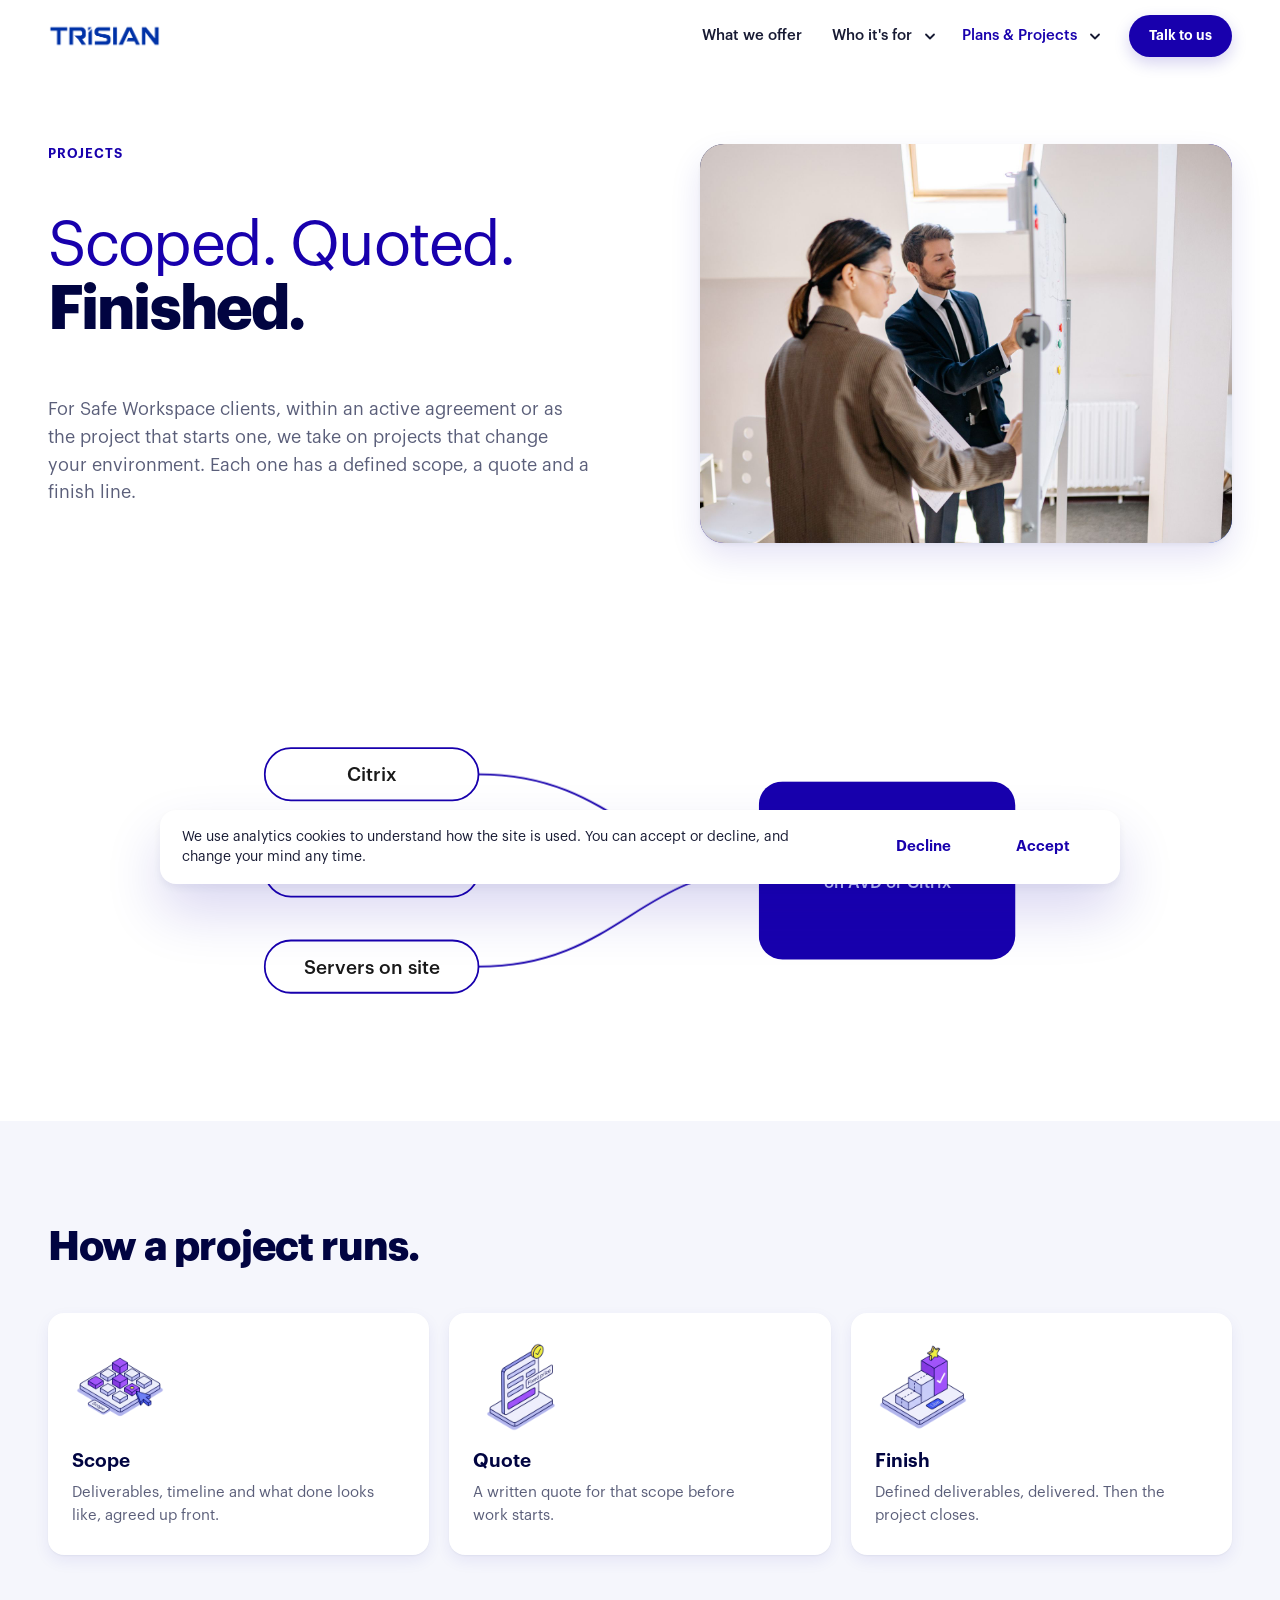
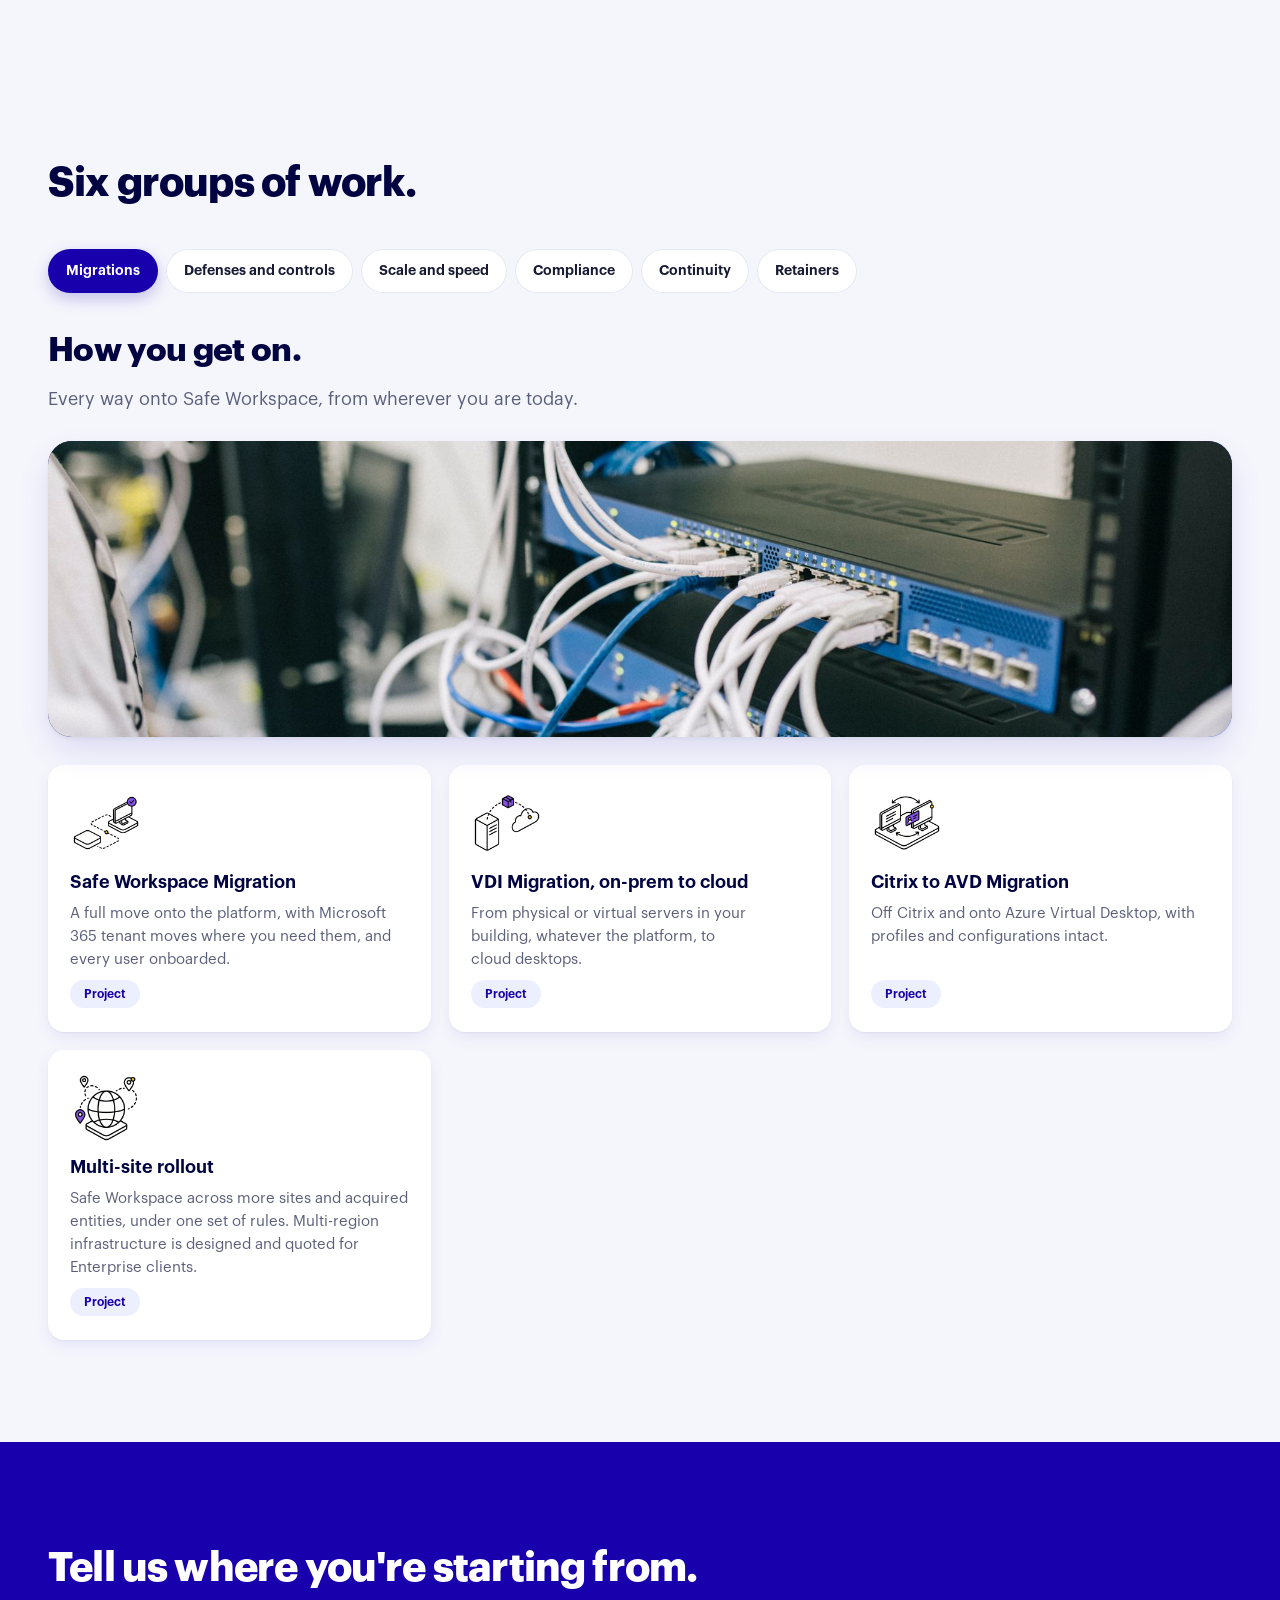
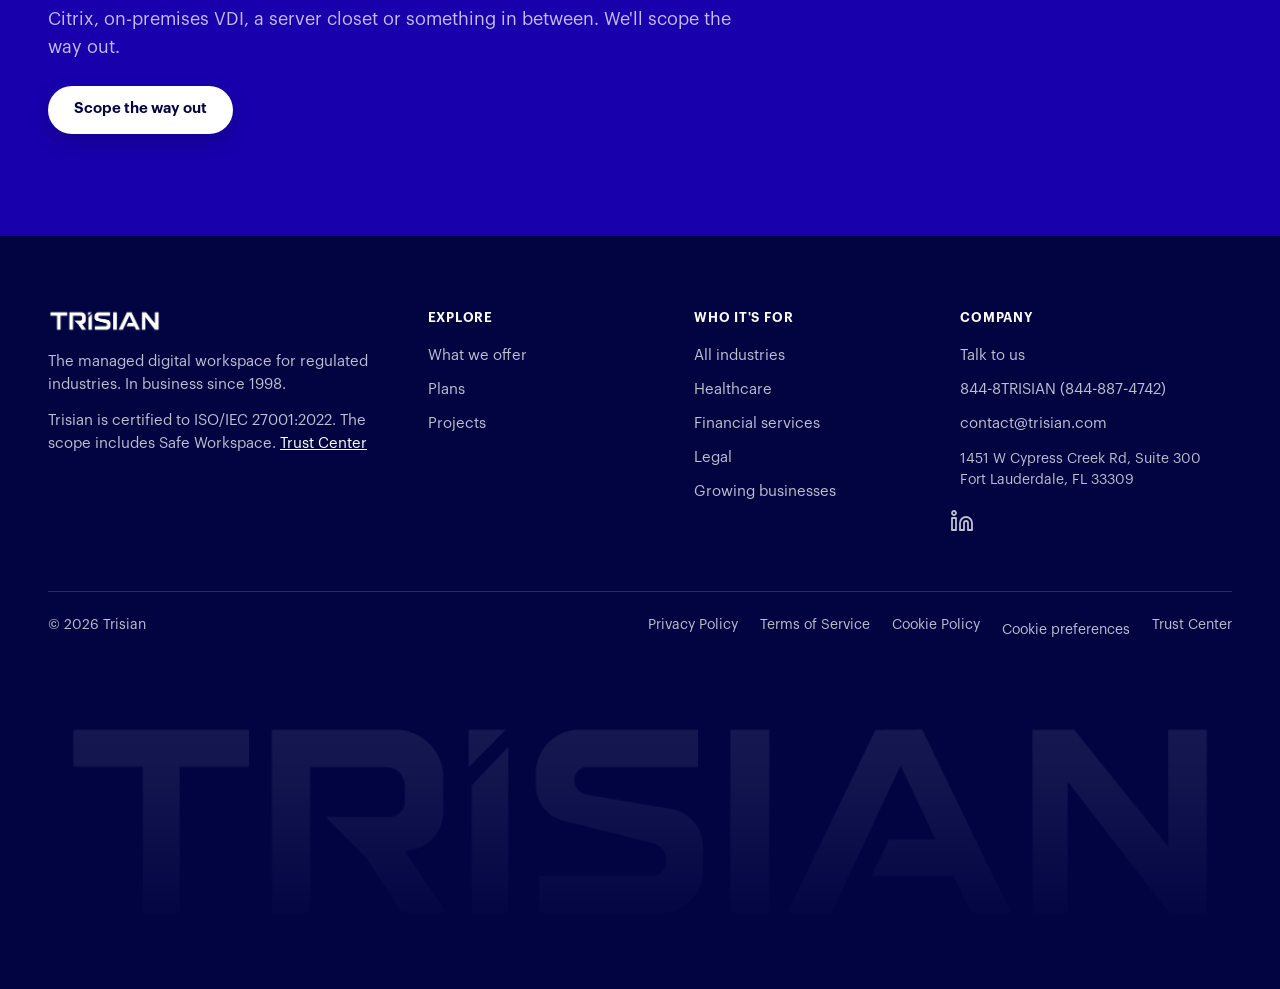
<file: services/index.html>
<!doctype html>
<html lang="en">
<head>
<meta charset="utf-8">
<meta name="viewport" content="width=device-width, initial-scale=1">
<title>Projects: migrations, security, controls | Trisian</title>
<meta name="description" content="Project-based work to move you onto Safe Workspace and build your defenses. Scoped, quoted and finished.">
<meta name="robots" content="noindex, nofollow">
<!-- REMOVE noindex AT LAUNCH -->
<link rel="canonical" href="https://schil79.github.io/Trisian/services/">
<meta property="og:type" content="website">
<meta property="og:site_name" content="Trisian">
<meta property="og:title" content="Projects: migrations, security, controls | Trisian">
<meta property="og:description" content="Project-based work to move you onto Safe Workspace and build your defenses. Scoped, quoted and finished.">
<meta property="og:url" content="https://schil79.github.io/Trisian/services/">
<meta name="twitter:card" content="summary">
<meta name="twitter:title" content="Projects: migrations, security, controls | Trisian">
<meta name="twitter:description" content="Project-based work to move you onto Safe Workspace and build your defenses. Scoped, quoted and finished.">
<link rel="icon" href="data:image/svg+xml,%3Csvg xmlns='http://www.w3.org/2000/svg' viewBox='0 0 32 32'%3E%3Crect width='32' height='32' rx='6' fill='%231800AD'/%3E%3Cpath d='M7 9h18v4h-7v11h-4V13H7z' fill='%23fff'/%3E%3C/svg%3E">
<link rel="preload" href="../assets/fonts/Graphik-Regular.woff2" as="font" type="font/woff2" crossorigin>
<link rel="preload" href="../assets/fonts/Graphik-Bold.woff2" as="font" type="font/woff2" crossorigin>
<link rel="preload" href="../assets/fonts/Graphik-Medium.woff2" as="font" type="font/woff2" crossorigin>

<meta name="theme-color" content="#FFFFFF">
<meta name="ga-measurement-id" content="">   <!-- [ASK] Google Analytics id not supplied; it loads only after Accept -->
<link rel="stylesheet" href="../css/styles.css">
<link rel="stylesheet" href="../css/industry.css">
<link rel="stylesheet" href="../css/motion.css">

<script type="application/ld+json">{"@context": "https://schema.org", "@type": "BreadcrumbList", "itemListElement": [{"@type": "ListItem", "position": 1, "name": "Home", "item": "https://schil79.github.io/Trisian/"}, {"@type": "ListItem", "position": 2, "name": "Projects", "item": "https://schil79.github.io/Trisian/services/"}]}</script>
<script>document.documentElement.classList.add('js')</script>
</head>
<body class="page">
<a class="skip" href="#main">Skip to content</a>
<header class="nav-wrap" id="navWrap">
  <span class="prog" id="prog" aria-hidden="true"></span>
  <nav class="nav" id="nav" aria-label="Primary">
    <a href="../" class="logo" aria-label="Trisian home"><img src="../assets/img/trisian-logo.png" alt="Trisian"></a>
    <div class="nav-links" id="navLinks">
      <a href="../#offer">What we offer</a>
      <div class="nav-item has-dd">
        <a href="../#seats" class="dd-link">Who it's for</a>
        <button class="dd-toggle" type="button" aria-expanded="false" aria-controls="ddList" aria-label="Show industries"><svg viewBox="0 0 12 12" aria-hidden="true"><path d="M2 4.5l4 4 4-4"/></svg></button>
        <ul class="dd" id="ddList"><li><a href="../who-its-for/">All industries</a></li><li><a href="../healthcare/">Healthcare</a></li><li><a href="../financial-services/">Financial services</a></li><li><a href="../legal/">Legal</a></li><li><a href="../growing-businesses/">Growing businesses</a></li></ul>
      </div>
      <div class="nav-item has-dd is-active">
        <a href="../coverage/" class="dd-link" aria-current="page">Plans &amp; Projects</a>
        <button class="dd-toggle" type="button" aria-expanded="false" aria-controls="ddPlans" aria-label="Show plans and projects"><svg viewBox="0 0 12 12" aria-hidden="true"><path d="M2 4.5l4 4 4-4"/></svg></button>
        <ul class="dd" id="ddPlans"><li><a href="../coverage/">Plans<small>Core, Advanced and Enterprise, and how pricing works.</small></a></li><li><a href="../services/">Projects<small>Migrations, security builds and compliance remediation.</small></a></li></ul>
      </div>
      <a href="#assessment" class="btn btn-sm">Talk to us</a>
    </div>
    <button class="burger" id="burger" aria-label="Menu" aria-expanded="false" aria-controls="navLinks"><span></span><span></span></button>
  </nav>
</header>
<main id="main">
<section class="page-hero">
  <div class="wrap">
    <span class="pill">Projects</span>
    <h1 class="page-h1" data-split-lines><span class="lt">Scoped. Quoted.</span> <span class="bd">Finished.</span></h1>
    <p class="sub-p" data-reveal>For Safe Workspace clients, within an active agreement or as the project that starts one, we take on projects that change your environment. Each one has a defined scope, a quote and a finish line.</p>
    
    <figure class="ph"><img src="../assets/img/projects-hero.jpg" alt="Two IT colleagues mapping a migration on a whiteboard" width="1600" height="1200" fetchpriority="high"></figure>
  </div>
</section>

<section class="sec s-white"><div class="wrap"><figure class="move anim" data-viz="move">
      <svg viewBox="0 0 640 250" class="move-svg" role="img" aria-label="Three starting points, Citrix, on-premises VDI and servers on site, each moving to Safe Workspace">
        <g class="mv-chips" font-family="Graphik,Helvetica,Arial,sans-serif" font-size="16" font-weight="500">
          <rect x="4" y="22" width="180" height="44" rx="22" fill="none" stroke="#1800AD" stroke-width="1.5"/><text x="94" y="50" text-anchor="middle" fill="#191919">Citrix</text>
          <rect x="4" y="103" width="180" height="44" rx="22" fill="none" stroke="#1800AD" stroke-width="1.5"/><text x="94" y="131" text-anchor="middle" fill="#191919">On-prem VDI</text>
          <rect x="4" y="184" width="180" height="44" rx="22" fill="none" stroke="#1800AD" stroke-width="1.5"/><text x="94" y="212" text-anchor="middle" fill="#191919">Servers on site</text>
        </g>
        <g fill="none" stroke="#1800AD" stroke-width="1.5">
          <path class="mv-l" pathLength="1" d="M184 44C300 44 320 125 420 125"/>
          <path class="mv-l" pathLength="1" d="M184 125H420"/>
          <path class="mv-l" pathLength="1" d="M184 206C300 206 320 125 420 125"/>
        </g>
        <g class="mv-tile"><rect x="420" y="50" width="216" height="150" rx="20" fill="#1800AD"/>
          <text x="528" y="112" text-anchor="middle" fill="#fff" font-family="Graphik,Helvetica,Arial,sans-serif" font-size="20" font-weight="700">Safe Workspace</text>
          <text x="528" y="140" text-anchor="middle" fill="#C7CBFA" font-family="Graphik,Helvetica,Arial,sans-serif" font-size="14" font-weight="500">on AVD or Citrix</text></g>
      </svg>
    </figure></div></section>

<section class="sec s-grey how" id="how-a-project-runs">
  <div class="wrap">
    <header class="sec-head " data-reveal><h2 class="h2"><span class="bd">How a project runs.</span></h2></header>
    <div class="boxes3" data-stagger><article class="box" data-ico-host><span class="ico ico--rich ico--proj " aria-hidden="true"><span class="ico__float"><picture><source type="image/webp" srcset="../assets/icons/proj-scope.webp"><img class="ico__img" src="../assets/icons/proj-scope.png" width="480" height="480" alt="" loading="lazy" decoding="async"></picture></span></span><h3 class="h4 ico-title">Scope</h3><p>Deliverables, timeline and what done looks like, agreed up front.</p></article><article class="box" data-ico-host><span class="ico ico--rich ico--proj " aria-hidden="true"><span class="ico__float"><picture><source type="image/webp" srcset="../assets/icons/proj-quote.webp"><img class="ico__img" src="../assets/icons/proj-quote.png" width="480" height="480" alt="" loading="lazy" decoding="async"></picture></span></span><h3 class="h4 ico-title">Quote</h3><p>A written quote for that scope before work starts.</p></article><article class="box" data-ico-host><span class="ico ico--rich ico--proj " aria-hidden="true"><span class="ico__float"><picture><source type="image/webp" srcset="../assets/icons/proj-finish.webp"><img class="ico__img" src="../assets/icons/proj-finish.png" width="480" height="480" alt="" loading="lazy" decoding="async"></picture></span></span><h3 class="h4 ico-title">Finish</h3><p>Defined deliverables, delivered. Then the project closes.</p></article></div>
  </div>
</section>

<section class="sec s-pale" id="groups">
  <div class="wrap">
    <header class="sec-head " data-reveal><h2 class="h2"><span class="bd">Six groups of work.</span></h2></header>
    <div class="g-tabs" role="tablist" aria-label="Service groups" id="gTabs"><button class="g-tab" role="tab" type="button" id="tab-migrations" data-g="migrations" aria-controls="panel-migrations" aria-selected="true" tabindex="0">Migrations</button><button class="g-tab" role="tab" type="button" id="tab-security" data-g="security" aria-controls="panel-security" aria-selected="false" tabindex="-1">Defenses and controls</button><button class="g-tab" role="tab" type="button" id="tab-infrastructure" data-g="infrastructure" aria-controls="panel-infrastructure" aria-selected="false" tabindex="-1">Scale and speed</button><button class="g-tab" role="tab" type="button" id="tab-compliance" data-g="compliance" aria-controls="panel-compliance" aria-selected="false" tabindex="-1">Compliance</button><button class="g-tab" role="tab" type="button" id="tab-continuity" data-g="continuity" aria-controls="panel-continuity" aria-selected="false" tabindex="-1">Continuity</button><button class="g-tab" role="tab" type="button" id="tab-retainers" data-g="retainers" aria-controls="panel-retainers" aria-selected="false" tabindex="-1">Retainers</button></div>
    <div class="g-panels" id="gPanels"><div class="g-panel" role="tabpanel" id="panel-migrations" aria-labelledby="tab-migrations" tabindex="0">
        <header class="sec-head"><h3 class="h2 h2-m"><span class="bd">How you get on.</span></h3><p class="sub-p">Every way onto Safe Workspace, from wherever you are today.</p></header>
        <figure class="ph ph-band"><img src="../assets/img/projects-migrations.jpg" alt="A cleared server closet with equipment being removed" width="1920" height="480" loading="lazy" decoding="async"></figure>
        <div class="gcards"><article class="gcard" data-ico-host><span class="ico ico--simple ico--svc " aria-hidden="true"><span class="ico__float"><picture><source type="image/webp" srcset="../assets/icons/svc-01-safe-workspace-migration.webp"><img class="ico__img" src="../assets/icons/svc-01-safe-workspace-migration.png" width="480" height="480" alt="" loading="lazy" decoding="async"></picture></span></span><h3 class="h4 ico-title">Safe Workspace Migration</h3><p>A full move onto the platform, with Microsoft 365 tenant moves where you need them, and every user onboarded.</p><span class="chip">Project</span></article><article class="gcard" data-ico-host><span class="ico ico--simple ico--svc " aria-hidden="true"><span class="ico__float"><picture><source type="image/webp" srcset="../assets/icons/svc-02-vdi-on-prem-to-cloud.webp"><img class="ico__img" src="../assets/icons/svc-02-vdi-on-prem-to-cloud.png" width="480" height="480" alt="" loading="lazy" decoding="async"></picture></span></span><h3 class="h4 ico-title">VDI Migration, on-prem to cloud</h3><p>From physical or virtual servers in your building, whatever the platform, to cloud desktops.</p><span class="chip">Project</span></article><article class="gcard" data-ico-host><span class="ico ico--simple ico--svc " aria-hidden="true"><span class="ico__float"><picture><source type="image/webp" srcset="../assets/icons/svc-03-citrix-to-avd.webp"><img class="ico__img" src="../assets/icons/svc-03-citrix-to-avd.png" width="480" height="480" alt="" loading="lazy" decoding="async"></picture></span></span><h3 class="h4 ico-title">Citrix to AVD Migration</h3><p>Off Citrix and onto Azure Virtual Desktop, with profiles and configurations intact.</p><span class="chip">Project</span></article><article class="gcard" data-ico-host><span class="ico ico--simple ico--svc " aria-hidden="true"><span class="ico__float"><picture><source type="image/webp" srcset="../assets/icons/svc-05-multi-site-global.webp"><img class="ico__img" src="../assets/icons/svc-05-multi-site-global.png" width="480" height="480" alt="" loading="lazy" decoding="async"></picture></span></span><h3 class="h4 ico-title">Multi-site rollout</h3><p>Safe Workspace across more sites and acquired entities, under one set of rules. Multi-region infrastructure is designed and quoted for Enterprise clients.</p><span class="chip">Project</span></article></div>
      </div><div class="g-panel" role="tabpanel" id="panel-security" aria-labelledby="tab-security" data-off tabindex="0">
        <header class="sec-head"><h3 class="h2 h2-m"><span class="bd">How your defenses and controls get built.</span></h3><p class="sub-p">Identity, access and detection, designed in and tuned.</p></header>
        <figure class="ph ph-band"><img src="../assets/img/projects-security.jpg" alt="An engineer at a desk in a quiet operations center" width="1920" height="480" loading="lazy" decoding="async"></figure>
        <div class="gcards"><article class="gcard" data-ico-host><span class="ico ico--simple ico--svc " aria-hidden="true"><span class="ico__float"><picture><source type="image/webp" srcset="../assets/icons/svc-07-zero-trust.webp"><img class="ico__img" src="../assets/icons/svc-07-zero-trust.png" width="480" height="480" alt="" loading="lazy" decoding="async"></picture></span></span><h3 class="h4 ico-title">Zero Trust Architecture</h3><p>Continuous verification in place of the VPN. Nobody is trusted because of where they sit.</p><span class="chip">Project</span></article><article class="gcard" data-ico-host><span class="ico ico--simple ico--svc " aria-hidden="true"><span class="ico__float"><picture><source type="image/webp" srcset="../assets/icons/svc-08-privileged-identity.webp"><img class="ico__img" src="../assets/icons/svc-08-privileged-identity.png" width="480" height="480" alt="" loading="lazy" decoding="async"></picture></span></span><h3 class="h4 ico-title">Privileged Identity Management</h3><p>Just-in-time admin access, approval workflows, credential rotation and a full audit trail.</p><span class="chip">Project</span></article><article class="gcard" data-ico-host><span class="ico ico--simple ico--svc " aria-hidden="true"><span class="ico__float"><picture><source type="image/webp" srcset="../assets/icons/svc-09-sentinel-siem.webp"><img class="ico__img" src="../assets/icons/svc-09-sentinel-siem.png" width="480" height="480" alt="" loading="lazy" decoding="async"></picture></span></span><h3 class="h4 ico-title">Centralized Threat Detection and Response</h3><p>SIEM and SOAR: threat detection, analytics and automated response in one place. Included on Enterprise, an add-on on Core and Advanced. The set-up is scoped as a project.</p><span class="chip">Add-on</span></article><article class="gcard" data-ico-host><span class="ico ico--simple ico--svc " aria-hidden="true"><span class="ico__float"><picture><source type="image/webp" srcset="../assets/icons/svc-10-defender-xdr.webp"><img class="ico__img" src="../assets/icons/svc-10-defender-xdr.png" width="480" height="480" alt="" loading="lazy" decoding="async"></picture></span></span><h3 class="h4 ico-title">Endpoint Detection Policies</h3><p>Design and configuration of the endpoint detection and response policies in your Microsoft 365 licence, so endpoints, email, identity and cloud apps are seen as one.</p><span class="chip">Project</span></article><article class="gcard" data-ico-host><span class="ico ico--simple ico--svc " aria-hidden="true"><span class="ico__float"><picture><source type="image/webp" srcset="../assets/icons/svc-11-data-loss-prevention.webp"><img class="ico__img" src="../assets/icons/svc-11-data-loss-prevention.png" width="480" height="480" alt="" loading="lazy" decoding="async"></picture></span></span><h3 class="h4 ico-title">Data Loss Prevention</h3><p>Data loss prevention policies across endpoints, email and cloud, with automatic labeling.</p><span class="chip">Project</span></article><article class="gcard" data-ico-host><span class="ico ico--simple ico--svc " aria-hidden="true"><span class="ico__float"><picture><source type="image/webp" srcset="../assets/icons/svc-12-passwordless.webp"><img class="ico__img" src="../assets/icons/svc-12-passwordless.png" width="480" height="480" alt="" loading="lazy" decoding="async"></picture></span></span><h3 class="h4 ico-title">Phishing-Resistant Sign-In</h3><p>Passwordless authentication for your users and administrators, so there's no password to phish.</p><span class="chip">Project</span></article><article class="gcard" data-ico-host><span class="ico ico--simple ico--svc " aria-hidden="true"><span class="ico__float"><picture><source type="image/webp" srcset="../assets/icons/svc-17-compliance-suite.webp"><img class="ico__img" src="../assets/icons/svc-17-compliance-suite.png" width="480" height="480" alt="" loading="lazy" decoding="async"></picture></span></span><h3 class="h4 ico-title">Device Management</h3><p>Management of personal and company devices, with web filtering, for the devices that reach the workspace.</p><span class="chip">Project</span></article></div>
      </div><div class="g-panel" role="tabpanel" id="panel-infrastructure" aria-labelledby="tab-infrastructure" data-off tabindex="0">
        <header class="sec-head"><h3 class="h2 h2-m"><span class="bd">How it scales and stays fast.</span></h3><p class="sub-p">Performance and cost, planned before they're needed.</p></header>
        <figure class="ph ph-band"><img src="../assets/img/projects-infrastructure.jpg" alt="A quiet data center aisle" width="1920" height="480" loading="lazy" decoding="async"></figure>
        <div class="gcards"><article class="gcard" data-ico-host><span class="ico ico--simple ico--svc " aria-hidden="true"><span class="ico__float"><picture><source type="image/webp" srcset="../assets/icons/svc-19-avd-citrix-deployment.webp"><img class="ico__img" src="../assets/icons/svc-19-avd-citrix-deployment.png" width="480" height="480" alt="" loading="lazy" decoding="async"></picture></span></span><h3 class="h4 ico-title">Safe Workspace Deployment (AVD or Citrix)</h3><p>Safe Workspace delivered on Azure Virtual Desktop or on Citrix, depending on where your desktops need to live.</p><span class="chip">Project</span></article><article class="gcard" data-ico-host><span class="ico ico--simple ico--svc " aria-hidden="true"><span class="ico__float"><picture><source type="image/webp" srcset="../assets/icons/svc-20-cost-optimization.webp"><img class="ico__img" src="../assets/icons/svc-20-cost-optimization.png" width="480" height="480" alt="" loading="lazy" decoding="async"></picture></span></span><h3 class="h4 ico-title">Reserved Capacity and Right-Sizing</h3><p>Reserved instances, savings plans and right-sizing, on top of the auto-scaling every plan already has.</p><span class="chip">Project</span></article><article class="gcard" data-ico-host><span class="ico ico--simple ico--svc " aria-hidden="true"><span class="ico__float"><picture><source type="image/webp" srcset="../assets/icons/svc-23-azure-infrastructure.webp"><img class="ico__img" src="../assets/icons/svc-23-azure-infrastructure.png" width="480" height="480" alt="" loading="lazy" decoding="async"></picture></span></span><h3 class="h4 ico-title">Azure Infrastructure Deployment</h3><p>Virtual machines, networking and storage built for virtualization workloads.</p><span class="chip">Project</span></article><article class="gcard" data-ico-host><span class="ico ico--simple ico--svc " aria-hidden="true"><span class="ico__float"><picture><source type="image/webp" srcset="../assets/icons/svc-24-ux-monitoring.webp"><img class="ico__img" src="../assets/icons/svc-24-ux-monitoring.png" width="480" height="480" alt="" loading="lazy" decoding="async"></picture></span></span><h3 class="h4 ico-title">User Experience Monitoring</h3><p>Live session performance and analytics. Included on Enterprise, an add-on on Core and Advanced. The set-up is scoped as a project.</p><span class="chip">Add-on</span></article></div>
      </div><div class="g-panel" role="tabpanel" id="panel-compliance" aria-labelledby="tab-compliance" data-off tabindex="0">
        <header class="sec-head"><h3 class="h2 h2-m"><span class="bd">How you close the gaps.</span></h3><p class="sub-p">Control gap analysis, technical remediation and compliance automation. You own the program and the auditor; we provide the technical controls.</p></header>
        <figure class="ph ph-band"><img src="../assets/img/projects-compliance.jpg" alt="" width="1920" height="480" loading="lazy" decoding="async"></figure>
        <div class="gcards"><article class="gcard" data-ico-host><span class="ico ico--simple ico--svc " aria-hidden="true"><span class="ico__float"><picture><source type="image/webp" srcset="../assets/icons/proj-scope.webp"><img class="ico__img" src="../assets/icons/proj-scope.png" width="480" height="480" alt="" loading="lazy" decoding="async"></picture></span></span><h3 class="h4 ico-title">Control Gap Analysis</h3><p>Your environment measured against the controls of CIS Controls v8.1, NIST CSF 2.0, HIPAA, SOC 2, ISO/IEC 27001 or HITRUST, with a remediation plan.</p><span class="chip">Project</span></article><article class="gcard" data-ico-host><span class="ico ico--simple ico--svc " aria-hidden="true"><span class="ico__float"><picture><source type="image/webp" srcset="../assets/icons/proj-finish.webp"><img class="ico__img" src="../assets/icons/proj-finish.png" width="480" height="480" alt="" loading="lazy" decoding="async"></picture></span></span><h3 class="h4 ico-title">Technical Remediation</h3><p>Configuration changes to meet the controls identified, with the evidence of each change.</p><span class="chip">Project</span></article><article class="gcard" data-ico-host><span class="ico ico--simple ico--svc " aria-hidden="true"><span class="ico__float"><picture><source type="image/webp" srcset="../assets/icons/svc-17-compliance-suite.webp"><img class="ico__img" src="../assets/icons/svc-17-compliance-suite.png" width="480" height="480" alt="" loading="lazy" decoding="async"></picture></span></span><h3 class="h4 ico-title">Compliance Automation Platform</h3><p>Continuous control monitoring and evidence collection. An add-on licence on every plan, with the set-up scoped as a project. We run our own information security management system on it.</p><span class="chip">Add-on</span></article><article class="gcard" data-ico-host><span class="ico ico--simple ico--svc " aria-hidden="true"><span class="ico__float"><picture><source type="image/webp" srcset="../assets/icons/sector-financial.webp"><img class="ico__img" src="../assets/icons/sector-financial.png" width="480" height="480" alt="" loading="lazy" decoding="async"></picture></span></span><h3 class="h4 ico-title">Sector Engagements</h3><p>Sector-specific control work for financial services and healthcare, and customized industry images for Enterprise clients.</p><span class="chip">Project</span></article></div>
        <p class="cmp-note">Information, not legal advice. Any certification or attestation is issued by your own certification body or assessor.</p>
      </div><div class="g-panel" role="tabpanel" id="panel-continuity" aria-labelledby="tab-continuity" data-off tabindex="0">
        <header class="sec-head"><h3 class="h2 h2-m"><span class="bd">How you stay up.</span></h3><p class="sub-p">Disaster recovery, backup, business continuity and network, agreed in writing before you need them.</p></header>
        <figure class="ph ph-band"><img src="../assets/img/projects-continuity.jpg" alt="" width="1920" height="480" loading="lazy" decoding="async"></figure>
        <div class="gcards"><article class="gcard" data-ico-host><span class="ico ico--simple ico--svc " aria-hidden="true"><span class="ico__float"><picture><source type="image/webp" srcset="../assets/icons/svc-23-azure-infrastructure.webp"><img class="ico__img" src="../assets/icons/svc-23-azure-infrastructure.png" width="480" height="480" alt="" loading="lazy" decoding="async"></picture></span></span><h3 class="h4 ico-title">Disaster Recovery and Backup</h3><p>Recovery design for the workspace and its data, to targets agreed in writing, with annual disaster recovery testing delivered as a project.</p><span class="chip">Project</span></article><article class="gcard" data-ico-host><span class="ico ico--simple ico--svc " aria-hidden="true"><span class="ico__float"><picture><source type="image/webp" srcset="../assets/icons/svc-19-avd-citrix-deployment.webp"><img class="ico__img" src="../assets/icons/svc-19-avd-citrix-deployment.png" width="480" height="480" alt="" loading="lazy" decoding="async"></picture></span></span><h3 class="h4 ico-title">Business Continuity</h3><p>Continuity planning for the managed environment.</p><span class="chip">Project</span></article><article class="gcard" data-ico-host><span class="ico ico--simple ico--svc " aria-hidden="true"><span class="ico__float"><picture><source type="image/webp" srcset="../assets/icons/svc-05-multi-site-global.webp"><img class="ico__img" src="../assets/icons/svc-05-multi-site-global.png" width="480" height="480" alt="" loading="lazy" decoding="async"></picture></span></span><h3 class="h4 ico-title">Network</h3><p>Network design and implementation for the workspace.</p><span class="chip">Project</span></article></div>
      </div><div class="g-panel" role="tabpanel" id="panel-retainers" aria-labelledby="tab-retainers" data-off tabindex="0">
        <header class="sec-head"><h3 class="h2 h2-m"><span class="bd">Cover for the day it matters.</span></h3><p class="sub-p">Pre-paid hours, agreed before you need them.</p></header>
        <figure class="ph ph-band"><img src="../assets/img/projects-retainers.jpg" alt="A small operations team working at a shared desk in the evening" width="1920" height="480" loading="lazy" decoding="async"></figure>
        <div class="gcards"><article class="gcard" data-ico-host><span class="ico ico--simple ico--svc " aria-hidden="true"><span class="ico__float"><picture><source type="image/webp" srcset="../assets/icons/svc-28-incident-response-retainer.webp"><img class="ico__img" src="../assets/icons/svc-28-incident-response-retainer.png" width="480" height="480" alt="" loading="lazy" decoding="async"></picture></span></span><h3 class="h4 ico-title">Incident Response Retainer</h3><p>Pre-paid security incident response hours with a defined response commitment. Any plan, billed annually.</p><span class="chip">Retainer</span></article><article class="gcard" data-ico-host><span class="ico ico--simple ico--svc " aria-hidden="true"><span class="ico__float"><picture><source type="image/webp" srcset="../assets/icons/svc-28-incident-response-retainer.webp"><img class="ico__img" src="../assets/icons/svc-28-incident-response-retainer.png" width="480" height="480" alt="" loading="lazy" decoding="async"></picture></span></span><h3 class="h4 ico-title">Emergency Readiness Retainer</h3><p>A set of emergency escalation hours at the standard rate, for Core clients who need occasional out-of-hours cover. Billed monthly.</p><span class="chip">Retainer</span></article></div>
      </div></div>
  </div>
</section>

<section class="sec s-indigo band">
  <div class="wrap" data-reveal>
    <h2 class="h2 on-dark"><span class="bd">Tell us where you're starting from.</span></h2>
    <p class="sub-p">Citrix, on-premises VDI, a server closet or something in between. We'll scope the way out.</p>
    <a class="btn btn-w" href="../#assessment?topic=services" data-magnet>Scope the way out</a>
  </div>
</section>
</main>
<footer class="foot">
  <div class="wrap">
    <div class="foot-grid">
      <div class="foot-brand">
        <img src="../assets/img/trisian-logo.png" alt="Trisian" class="foot-logo">
        <p>The managed digital workspace for regulated industries. In business since 1998.</p>
        <p class="foot-trust">Trisian is certified to ISO/IEC 27001:2022. The scope includes Safe Workspace. <a href="https://trust.trisian.com" target="_blank" rel="noopener noreferrer">Trust Center</a></p>
      </div>
      <div class="foot-col" role="group" aria-label="Explore">
        <b>Explore</b>
        <a href="../#offer">What we offer</a>
        <a href="../coverage/">Plans</a>
        <a href="../services/">Projects</a>
      </div>
      <div class="foot-col" role="group" aria-label="Who it's for">
        <b>Who it's for</b>
        <a href="../who-its-for/">All industries</a>
        <a href="../healthcare/">Healthcare</a>
        <a href="../financial-services/">Financial services</a>
        <a href="../legal/">Legal</a>
        <a href="../growing-businesses/">Growing businesses</a>
      </div>
      <div class="foot-col" role="group" aria-label="Company">
        <b>Company</b>
        <a href="../#assessment">Talk to us</a>
        <a href="tel:+18448874742">844-8TRISIAN (844-887-4742)</a>
        <a href="mailto:contact@trisian.com">contact@trisian.com</a>
        <address>1451 W Cypress Creek Rd, Suite 300<br>Fort Lauderdale, FL 33309</address>
        <a class="soc" href="https://www.linkedin.com/company/trisian" target="_blank" rel="noopener noreferrer" aria-label="Trisian on LinkedIn"><svg width="24" height="24" viewBox="0 0 24 24" fill="none" stroke="currentColor" stroke-width="1.8" stroke-linecap="round" stroke-linejoin="round" aria-hidden="true"><path d="M16 8a6 6 0 0 1 6 6v7h-4v-7a2 2 0 0 0-4 0v7h-4v-7a6 6 0 0 1 6-6z"/><rect width="4" height="12" x="2" y="9"/><circle cx="4" cy="4" r="2"/></svg></a>
      </div>
    </div>
    <div class="foot-legal">
      <span>&copy; 2026 Trisian</span>
      <nav aria-label="Legal">
        <a href="../privacy-policy/">Privacy Policy</a>
        <a href="../terms/">Terms of Service</a>
        <a href="../cookie-policy/">Cookie Policy</a>
        <button type="button" class="linklike" data-cookie-prefs>Cookie preferences</button>
        <a href="https://trust.trisian.com" target="_blank" rel="noopener noreferrer">Trust Center</a>
      </nav>
    </div>
    <!-- the large wordmark: the existing logo file, scaled to the full container width, white at 22% opacity under a fade-to-black mask. No new asset. -->
    <div class="foot-mark-wrap" aria-hidden="true"><img class="foot-mark" src="../assets/img/trisian-logo.png" alt="" width="960" height="220"></div>
  </div>
</footer>
<div class="cookie" id="cookie" role="region" aria-label="Cookie choices" hidden>
  <p>We use analytics cookies to understand how the site is used. You can accept or decline, and change your mind any time.</p>
  <div class="cookie-btns"><button type="button" class="btn btn-o" data-cookie="decline">Decline</button><button type="button" class="btn btn-o" data-cookie="accept">Accept</button></div>
</div>
<script src="../js/common.js"></script>
<script src="../js/main.js"></script>
<script src="../js/pages.js"></script>
</body>
</html>
</file>
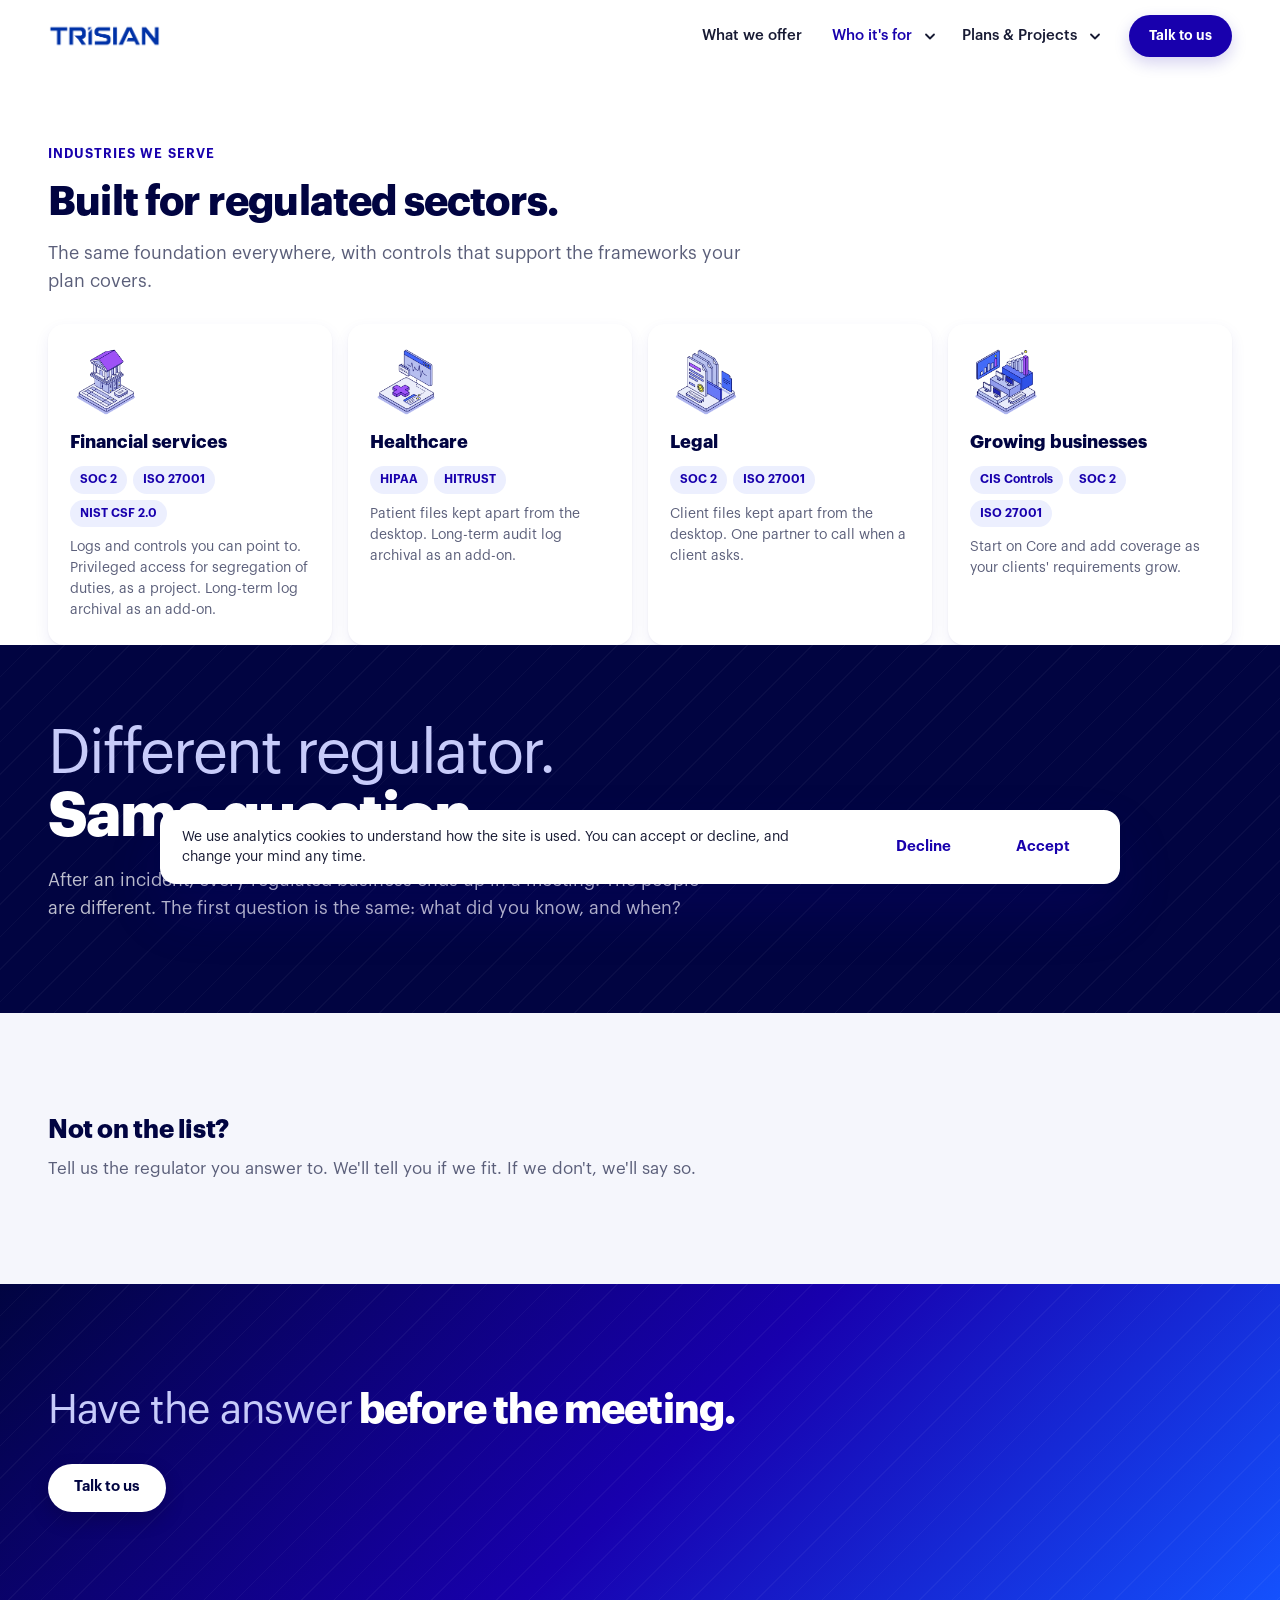
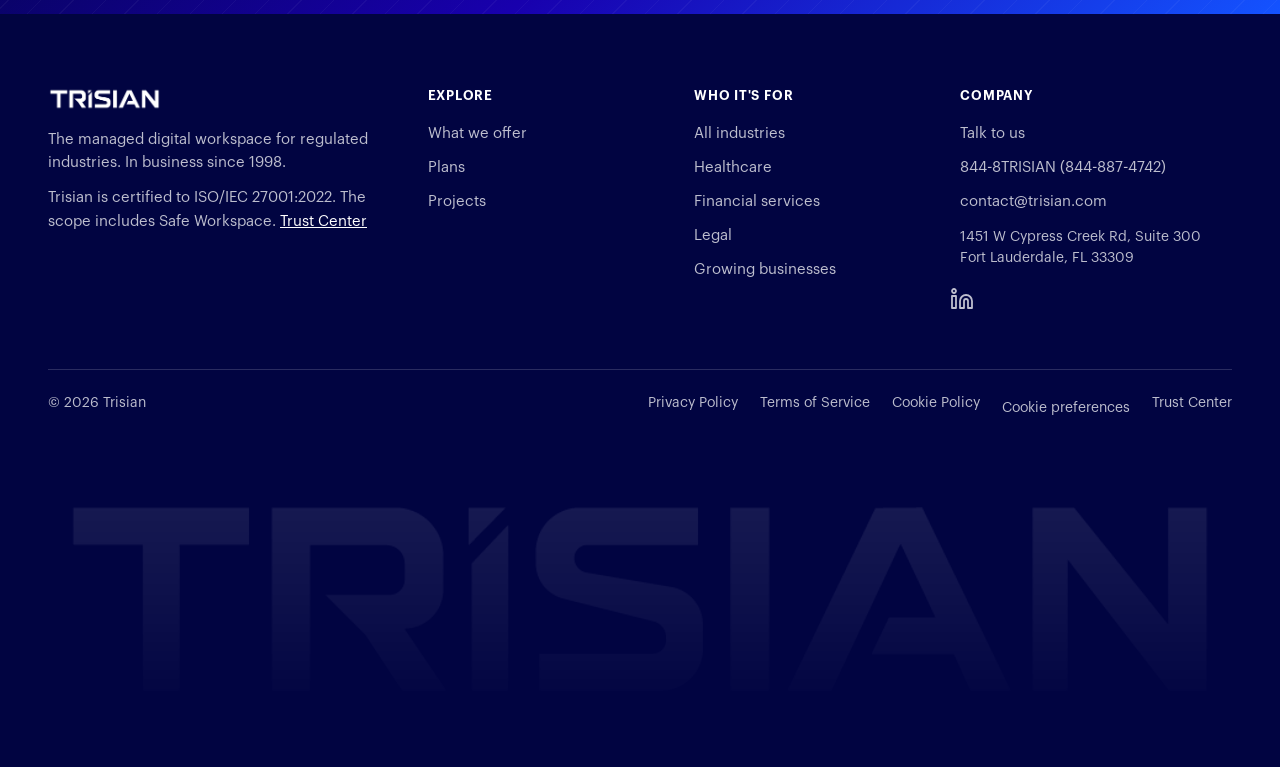
<file: who-its-for/index.html>
<!doctype html>
<html lang="en">
<head>
<meta charset="utf-8">
<meta name="viewport" content="width=device-width, initial-scale=1">
<title>Who Trisian is for | Healthcare, Financial Services, Legal</title>
<meta name="description" content="Different regulator. Same question. See how Trisian answers it for healthcare, financial services, legal and growing businesses.">
<meta name="robots" content="noindex, nofollow">
<!-- REMOVE noindex AT LAUNCH -->
<link rel="canonical" href="https://schil79.github.io/Trisian/who-its-for/">
<meta property="og:type" content="website">
<meta property="og:site_name" content="Trisian">
<meta property="og:title" content="Who Trisian is for | Healthcare, Financial Services, Legal">
<meta property="og:description" content="Different regulator. Same question. See how Trisian answers it for healthcare, financial services, legal and growing businesses.">
<meta property="og:url" content="https://schil79.github.io/Trisian/who-its-for/">
<meta name="twitter:card" content="summary">
<meta name="twitter:title" content="Who Trisian is for | Healthcare, Financial Services, Legal">
<meta name="twitter:description" content="Different regulator. Same question. See how Trisian answers it for healthcare, financial services, legal and growing businesses.">
<link rel="icon" href="data:image/svg+xml,%3Csvg xmlns='http://www.w3.org/2000/svg' viewBox='0 0 32 32'%3E%3Crect width='32' height='32' rx='6' fill='%231800AD'/%3E%3Cpath d='M7 9h18v4h-7v11h-4V13H7z' fill='%23fff'/%3E%3C/svg%3E">
<link rel="preload" href="../assets/fonts/Graphik-Regular.woff2" as="font" type="font/woff2" crossorigin>
<link rel="preload" href="../assets/fonts/Graphik-Bold.woff2" as="font" type="font/woff2" crossorigin>
<link rel="preload" href="../assets/fonts/Graphik-Medium.woff2" as="font" type="font/woff2" crossorigin>

<meta name="theme-color" content="#FFFFFF">
<meta name="ga-measurement-id" content="">   <!-- [ASK] Google Analytics id not supplied; it loads only after Accept -->
<link rel="stylesheet" href="../css/styles.css">
<link rel="stylesheet" href="../css/industry.css">
<link rel="stylesheet" href="../css/motion.css">

<script type="application/ld+json">{"@context": "https://schema.org", "@type": "BreadcrumbList", "itemListElement": [{"@type": "ListItem", "position": 1, "name": "Home", "item": "https://schil79.github.io/Trisian/"}, {"@type": "ListItem", "position": 2, "name": "Who it's for", "item": "https://schil79.github.io/Trisian/who-its-for/"}]}</script>
<script>document.documentElement.classList.add('js')</script>
</head>
<body class="ip">
<a class="skip" href="#main">Skip to content</a>
<header class="nav-wrap" id="navWrap">
  <span class="prog" id="prog" aria-hidden="true"></span>
  <nav class="nav" id="nav" aria-label="Primary">
    <a href="../" class="logo" aria-label="Trisian home"><img src="../assets/img/trisian-logo.png" alt="Trisian"></a>
    <div class="nav-links" id="navLinks">
      <a href="../#offer">What we offer</a>
      <div class="nav-item has-dd is-active">
        <a href="../#seats" class="dd-link" aria-current="page">Who it's for</a>
        <button class="dd-toggle" type="button" aria-expanded="false" aria-controls="ddList" aria-label="Show industries"><svg viewBox="0 0 12 12" aria-hidden="true"><path d="M2 4.5l4 4 4-4"/></svg></button>
        <ul class="dd" id="ddList"><li><a href="../who-its-for/">All industries</a></li><li><a href="../healthcare/">Healthcare</a></li><li><a href="../financial-services/">Financial services</a></li><li><a href="../legal/">Legal</a></li><li><a href="../growing-businesses/">Growing businesses</a></li></ul>
      </div>
      <div class="nav-item has-dd">
        <a href="../coverage/" class="dd-link">Plans &amp; Projects</a>
        <button class="dd-toggle" type="button" aria-expanded="false" aria-controls="ddPlans" aria-label="Show plans and projects"><svg viewBox="0 0 12 12" aria-hidden="true"><path d="M2 4.5l4 4 4-4"/></svg></button>
        <ul class="dd" id="ddPlans"><li><a href="../coverage/">Plans<small>Core, Advanced and Enterprise, and how pricing works.</small></a></li><li><a href="../services/">Projects<small>Migrations, security builds and compliance remediation.</small></a></li></ul>
      </div>
      <a href="#assessment" class="btn btn-sm">Talk to us</a>
    </div>
    <button class="burger" id="burger" aria-label="Menu" aria-expanded="false" aria-controls="navLinks"><span></span><span></span></button>
  </nav>
</header>
<main id="main">
<section class="ind-head" aria-label="Industries we serve">
  <div class="wrap">
    <header class="sec-head" data-reveal>
      <span class="pill">Industries we serve</span>
      <h2 class="h2"><span class="bd">Built for regulated sectors.</span></h2>
      <p class="sub-p">The same foundation everywhere, with controls that support the frameworks your plan covers.</p>
    </header>
    <div class="sectors" data-stagger>
      <a class="sector" href="../financial-services/" data-ico-host>
        <span class="ico ico--rich ico--sector " aria-hidden="true"><span class="ico__float"><picture><source type="image/webp" srcset="../assets/icons/sector-financial.webp"><img class="ico__img" src="../assets/icons/sector-financial.png" width="480" height="480" alt="" loading="lazy" decoding="async"></picture></span></span>
        <b class="ico-title">Financial services</b>
        <ul class="sector-chips"><li>SOC 2</li><li>ISO 27001</li><li>NIST CSF 2.0</li></ul>
        <p>Logs and controls you can point to. Privileged access for segregation of duties, as a project. Long-term log archival as an add-on.</p>
      </a><a class="sector" href="../healthcare/" data-ico-host>
        <span class="ico ico--rich ico--sector " aria-hidden="true"><span class="ico__float"><picture><source type="image/webp" srcset="../assets/icons/sector-healthcare.webp"><img class="ico__img" src="../assets/icons/sector-healthcare.png" width="480" height="480" alt="" loading="lazy" decoding="async"></picture></span></span>
        <b class="ico-title">Healthcare</b>
        <ul class="sector-chips"><li>HIPAA</li><li>HITRUST</li></ul>
        <p>Patient files kept apart from the desktop. Long-term audit log archival as an add-on.</p>
      </a><a class="sector" href="../legal/" data-ico-host>
        <span class="ico ico--rich ico--sector " aria-hidden="true"><span class="ico__float"><picture><source type="image/webp" srcset="../assets/icons/sector-legal.webp"><img class="ico__img" src="../assets/icons/sector-legal.png" width="480" height="480" alt="" loading="lazy" decoding="async"></picture></span></span>
        <b class="ico-title">Legal</b>
        <ul class="sector-chips"><li>SOC 2</li><li>ISO 27001</li></ul>
        <p>Client files kept apart from the desktop. One partner to call when a client asks.</p>
      </a><a class="sector" href="../growing-businesses/" data-ico-host>
        <span class="ico ico--rich ico--sector " aria-hidden="true"><span class="ico__float"><picture><source type="image/webp" srcset="../assets/icons/sector-growing.webp"><img class="ico__img" src="../assets/icons/sector-growing.png" width="480" height="480" alt="" loading="lazy" decoding="async"></picture></span></span>
        <b class="ico-title">Growing businesses</b>
        <ul class="sector-chips"><li>CIS Controls</li><li>SOC 2</li><li>ISO 27001</li></ul>
        <p>Start on Core and add coverage as your clients' requirements grow.</p>
      </a>
    </div>
  </div>
</section>

<section class="ip-hero ip-hub-hero ip-dark ip-navy" id="top">
  <div class="ip-wrap">
    <h1 class="ip-h1"><span class="lt">Different regulator.</span> <span class="bk">Same question.</span></h1>
    <p class="ip-sub">After an incident, every regulated business ends up in a meeting. The people are different. The first question is the same: what did you know, and when?</p>
  </div>
</section>

<section class="ip-s ip-tint ip-strip">
  <div class="ip-wrap">
    <h2 class="ip-h3">Not on the list?</h2>
    <p>Tell us the regulator you answer to. We'll tell you if we fit. If we don't, we'll say so.</p>
  </div>
</section>

<section class="ip-cta ip-indigo ip-cta-center ip-dark" id="assessment">
  <div class="ip-wrap">
    <h2 class="ip-h2"><span class="lt">Have the answer</span> <span class="bk">before the meeting.</span></h2>
    <p style="margin-top:32px"><a class="ip-btn on-indigo" href="../#assessment">Talk to us</a></p>
  </div>
</section>
</main>
<footer class="foot">
  <div class="wrap">
    <div class="foot-grid">
      <div class="foot-brand">
        <img src="../assets/img/trisian-logo.png" alt="Trisian" class="foot-logo">
        <p>The managed digital workspace for regulated industries. In business since 1998.</p>
        <p class="foot-trust">Trisian is certified to ISO/IEC 27001:2022. The scope includes Safe Workspace. <a href="https://trust.trisian.com" target="_blank" rel="noopener noreferrer">Trust Center</a></p>
      </div>
      <div class="foot-col" role="group" aria-label="Explore">
        <b>Explore</b>
        <a href="../#offer">What we offer</a>
        <a href="../coverage/">Plans</a>
        <a href="../services/">Projects</a>
      </div>
      <div class="foot-col" role="group" aria-label="Who it's for">
        <b>Who it's for</b>
        <a href="../who-its-for/">All industries</a>
        <a href="../healthcare/">Healthcare</a>
        <a href="../financial-services/">Financial services</a>
        <a href="../legal/">Legal</a>
        <a href="../growing-businesses/">Growing businesses</a>
      </div>
      <div class="foot-col" role="group" aria-label="Company">
        <b>Company</b>
        <a href="../#assessment">Talk to us</a>
        <a href="tel:+18448874742">844-8TRISIAN (844-887-4742)</a>
        <a href="mailto:contact@trisian.com">contact@trisian.com</a>
        <address>1451 W Cypress Creek Rd, Suite 300<br>Fort Lauderdale, FL 33309</address>
        <a class="soc" href="https://www.linkedin.com/company/trisian" target="_blank" rel="noopener noreferrer" aria-label="Trisian on LinkedIn"><svg width="24" height="24" viewBox="0 0 24 24" fill="none" stroke="currentColor" stroke-width="1.8" stroke-linecap="round" stroke-linejoin="round" aria-hidden="true"><path d="M16 8a6 6 0 0 1 6 6v7h-4v-7a2 2 0 0 0-4 0v7h-4v-7a6 6 0 0 1 6-6z"/><rect width="4" height="12" x="2" y="9"/><circle cx="4" cy="4" r="2"/></svg></a>
      </div>
    </div>
    <div class="foot-legal">
      <span>&copy; 2026 Trisian</span>
      <nav aria-label="Legal">
        <a href="../privacy-policy/">Privacy Policy</a>
        <a href="../terms/">Terms of Service</a>
        <a href="../cookie-policy/">Cookie Policy</a>
        <button type="button" class="linklike" data-cookie-prefs>Cookie preferences</button>
        <a href="https://trust.trisian.com" target="_blank" rel="noopener noreferrer">Trust Center</a>
      </nav>
    </div>
    <!-- the large wordmark: the existing logo file, scaled to the full container width, white at 22% opacity under a fade-to-black mask. No new asset. -->
    <div class="foot-mark-wrap" aria-hidden="true"><img class="foot-mark" src="../assets/img/trisian-logo.png" alt="" width="960" height="220"></div>
  </div>
</footer>
<div class="cookie" id="cookie" role="region" aria-label="Cookie choices" hidden>
  <p>We use analytics cookies to understand how the site is used. You can accept or decline, and change your mind any time.</p>
  <div class="cookie-btns"><button type="button" class="btn btn-o" data-cookie="decline">Decline</button><button type="button" class="btn btn-o" data-cookie="accept">Accept</button></div>
</div>
<script src="../js/common.js"></script>
<script src="../js/main.js"></script>
</body>
</html>
</file>
<file: css/styles.css>
/* Trisian | design/v2. One system, written once. See DESIGN.md for the brief.
   Graphik throughout; Archivo Condensed Black for the one word "advance".
   Left-aligned headings, a 1240px container, white cards with an indigo-tinted shadow, pill buttons, 16px cards, 24px panels.
   Gradients in two places only: the hero tile and the call-to-action band. Purple only in the icon illustrations. */

@font-face{font-family:Graphik;src:url(../assets/fonts/Graphik-Light.woff2) format("woff2");font-weight:300;font-display:swap}
@font-face{font-family:Graphik;src:url(../assets/fonts/Graphik-Regular.woff2) format("woff2");font-weight:400;font-display:swap}
@font-face{font-family:Graphik;src:url(../assets/fonts/Graphik-Medium.woff2) format("woff2");font-weight:500;font-display:swap}
@font-face{font-family:Graphik;src:url(../assets/fonts/Graphik-Semibold.woff2) format("woff2");font-weight:600;font-display:swap}
@font-face{font-family:Graphik;src:url(../assets/fonts/Graphik-Bold.woff2) format("woff2");font-weight:700;font-display:swap}
@font-face{font-family:"Archivo Black Cond";src:url(../assets/fonts/Archivo-CondensedBlack.woff2) format("woff2");font-weight:900;font-display:swap}

/* ---------- tokens ---------- */
:root{
  --ink:#171A33;--navy:#010441;--indigo:#1800AD;--cobalt:#0031A8;--bright:#1453FF;--corn:#576FF6;
  --tint-1:#ECEFFE;--tint-2:#C7CBFA;--tint-3:#FAF7FF;--white:#fff;--grey-1:#F4F4F4;--grey-2:#E2E1DC;
  --surface:#F5F6FC;--line:#E4E7F4;--line-d:rgba(255,255,255,.16);
  --muted:#5B5F7A;--muted-d:rgba(255,255,255,.74);
  --grad:linear-gradient(135deg,#010441 0%,#1800AD 52%,#1453FF 100%);
  --shadow-sm:0 1px 2px rgba(1,4,65,.05),0 6px 16px rgba(24,0,173,.07);
  --shadow:0 2px 4px rgba(1,4,65,.05),0 14px 32px rgba(24,0,173,.11);
  --shadow-lg:0 4px 8px rgba(1,4,65,.06),0 28px 56px rgba(24,0,173,.16);
  --r-card:16px;--r-panel:24px;--r-pill:999px;
  --f:Graphik,"Helvetica Neue",Arial,sans-serif;
  --ease:cubic-bezier(.2,.7,.2,1);
  --wrap:1240px;--side:clamp(20px,5vw,48px);
  --pad:clamp(64px,8vw,104px);
  --h-display:clamp(40px,4.8vw,66px);
  --h-section:clamp(30px,3.2vw,46px);
  --h-deck:clamp(19px,1.6vw,23px);
  --b-lead:clamp(18px,1.35vw,20px);
  --label:13px;--label-track:.08em;
  --nav-h:72px;
  --seat-blue-ink:#010441;
}

/* ---------- base ---------- */
*,*::before,*::after{box-sizing:border-box}
html{overflow-x:clip;scroll-behavior:smooth;scroll-padding-top:calc(var(--nav-h) + 16px);-webkit-text-size-adjust:100%}
body{margin:0;background:#fff;color:var(--ink);font:400 17px/1.6 var(--f);-webkit-font-smoothing:antialiased;overflow-x:clip}
img,svg{display:block;max-width:100%}
a{color:inherit}
h1,h2,h3,h4,p,ul,ol,dl,dd,figure{margin:0}
ul,ol{padding:0;list-style:none}
button,input,select{font:inherit}
:focus-visible{outline:3px solid var(--bright);outline-offset:2px}
.s-navy :focus-visible,.s-indigo :focus-visible,.foot :focus-visible,.a-indigo :focus-visible,.ip-dark :focus-visible{outline-color:var(--tint-2)}
.skip{position:absolute;left:12px;top:-60px;z-index:100;background:var(--navy);color:#fff;padding:10px 16px;border-radius:var(--r-pill);text-decoration:none}
.skip:focus{top:12px}
.sr-only{position:absolute;width:1px;height:1px;overflow:hidden;clip:rect(0 0 0 0);white-space:nowrap}
.wrap,.ip-wrap{width:100%;max-width:calc(var(--wrap) + 2 * var(--side));padding-inline:var(--side);margin-inline:auto}
p,li{text-wrap:pretty}
h1,h2,h3{text-wrap:balance}
.nb,.nobreak{white-space:nowrap}
@media (max-width:400px){.nobreak{white-space:normal}}

/* ---------- type ---------- */
.h1,.page-h1,.ip-h1{font-size:var(--h-display);line-height:1.04;letter-spacing:-.03em;font-weight:700;color:var(--navy)}
.h1 .h1-fit,.h1 .h1-a,.h1 .h1-b{display:inline}
.h1 .adv{font-family:"Archivo Black Cond",Graphik,sans-serif;font-weight:900;font-size:1.08em;letter-spacing:0;color:var(--indigo);line-height:1}
.h2,.h-section,.ip-h2{font-size:var(--h-section);line-height:1.1;letter-spacing:-.02em;font-weight:700;color:var(--navy);margin:0 0 16px;max-width:24ch}
.h-section--wide{max-width:30ch}
.h2 .bd,.h2 .lt,.page-h1 .bd,.page-h1 .lt,.ip-h1 .lt,.ip-h1 .bk,.ip-h2 .lt,.ip-h2 .bk{display:inline}
.h2 .bd,.page-h1 .bd,.ip-h1 .bk,.ip-h2 .bk{font-weight:700}
.h2 .lt,.page-h1 .lt,.ip-h1 .lt,.ip-h2 .lt{font-weight:400;color:var(--indigo)}
.h2 .line{display:block}
.h2-m{font-size:clamp(26px,2.6vw,36px)}
.h3,.ip-h3{font-size:clamp(22px,2vw,28px);line-height:1.15;font-weight:700;letter-spacing:-.015em;color:var(--navy)}
.h4{font-size:19px;line-height:1.25;font-weight:600;color:var(--navy)}
.s-navy .h2,.s-indigo .h2,.h2.on-dark,.h-section.on-dark,.s-navy .h-section,.s-navy .h3,.s-navy .h4,.s-indigo .h3,.s-indigo .h4{color:#fff}
.deck{font-size:var(--h-deck);font-weight:600;line-height:1.3;color:var(--indigo);margin:0 0 14px;max-width:34em}
.sub-p,.lead-p{font-size:var(--b-lead);line-height:1.55;color:var(--muted);max-width:60ch;margin:0}
.lead-p b{color:var(--ink);font-weight:600}
.s-navy .sub-p,.s-indigo .sub-p,.s-navy .lead-p,.s-indigo .lead-p{color:var(--muted-d)}
.signoff{font-size:clamp(24px,2.4vw,34px);line-height:1.15;font-weight:700;letter-spacing:-.015em;color:var(--navy);margin-top:48px}
.left,.h2.left,.sub-p.left{text-align:left;margin-left:0}

/* eyebrow labels: the old pills, kickers and tags all read the same way now */
.pill,.ans-label,.vs-tag,.tile-line,.ip-kicker,.dap-label,.rc-kicker,.also-h,.dap-ts{display:block;font-size:var(--label);font-weight:600;letter-spacing:var(--label-track);text-transform:uppercase;color:var(--indigo);margin:0 0 14px;background:none;box-shadow:none;padding:0;border-radius:0}
.pill.on-dark,.s-indigo .pill,.s-navy .pill,.a-indigo .ans-label,.ip-dark .ip-kicker{color:var(--tint-2)}

/* ---------- surfaces ---------- */
.sec,.ip-s{padding-block:var(--pad)}
.s-white,.ip-white{background:#fff}
.s-grey,.s-pale,.ip-grey,.ip-tint{background:var(--surface)}
.s-navy,.ip-navy{background:var(--navy);color:#fff}
.s-indigo,.ip-indigo{background:var(--indigo);color:#fff}
.sec-head{margin:0 0 44px;max-width:64rem}
.sec-head .btn,.sec-head .link-arrow{margin-top:22px}
.sec-head .sub-p+.btn{margin-top:26px}
@media (max-width:720px){.sec-head{margin-bottom:32px}}
.after-overlap{padding-top:calc(var(--pad) + var(--overlap,72px))}

/* ---------- buttons, links, chips ---------- */
.btn,.ip-btn{display:inline-flex;align-items:center;justify-content:center;gap:8px;min-height:48px;padding:13px 26px;border:0;border-radius:var(--r-pill);background:var(--indigo);color:#fff;font:600 15px/1.1 var(--f);text-decoration:none;cursor:pointer;box-shadow:0 6px 16px rgba(24,0,173,.18);transition:background .2s,transform .2s var(--ease),box-shadow .2s}
.btn:hover,.ip-btn:hover{background:var(--bright);transform:translateY(-2px);box-shadow:0 10px 22px rgba(20,83,255,.26)}
.btn:active,.ip-btn:active{transform:translateY(0)}
.btn-o{background:#fff;color:var(--indigo);box-shadow:inset 0 0 0 1.5px var(--indigo)}
.btn-o:hover{background:var(--tint-1);color:var(--indigo);box-shadow:inset 0 0 0 1.5px var(--indigo)}
.btn-w,.ip-btn.on-dark,.ip-btn.on-indigo{background:#fff;color:var(--navy);box-shadow:0 8px 20px rgba(0,0,0,.18)}
.btn-w:hover,.ip-btn.on-dark:hover,.ip-btn.on-indigo:hover{background:var(--tint-1);color:var(--navy)}
.ip-btn.on-light{background:var(--indigo);color:#fff}
.btn-sm{min-height:42px;padding:10px 20px;font-size:14px}
.cta-row,.ip-cta-row{display:flex;flex-wrap:wrap;gap:12px 16px;margin-top:28px}
@media (max-width:480px){.cta-row .btn{width:100%}}
.link-arrow{display:inline-flex;align-items:center;gap:8px;min-height:44px;font-weight:600;color:var(--indigo);text-decoration:none}
.link-arrow::after{content:"";width:18px;height:18px;background:currentColor;-webkit-mask:url("data:image/svg+xml,%3Csvg xmlns='http://www.w3.org/2000/svg' viewBox='0 0 24 24' fill='none' stroke='%23000' stroke-width='2' stroke-linecap='round' stroke-linejoin='round'%3E%3Cpath d='M5 12h14M12 5l7 7-7 7'/%3E%3C/svg%3E") center/contain no-repeat;mask:url("data:image/svg+xml,%3Csvg xmlns='http://www.w3.org/2000/svg' viewBox='0 0 24 24' fill='none' stroke='%23000' stroke-width='2' stroke-linecap='round' stroke-linejoin='round'%3E%3Cpath d='M5 12h14M12 5l7 7-7 7'/%3E%3C/svg%3E") center/contain no-repeat;transition:transform .2s var(--ease)}
.link-arrow:hover{color:var(--bright)}.link-arrow:hover::after{transform:translateX(4px)}
.ip-dark .link-arrow{color:var(--tint-2)}.ip-dark .link-arrow:hover{color:#fff}
.chips{display:flex;flex-wrap:wrap;gap:8px}
.chip,.chips li{display:inline-flex;align-items:center;border-radius:var(--r-pill);padding:7px 14px;font:500 14px/1.2 var(--f);background:var(--tint-1);color:var(--navy)}
.chips-w li{background:#fff;box-shadow:var(--shadow-sm)}
.ck{display:grid;place-items:center;width:26px;height:26px;border-radius:50%;background:var(--tint-1);color:var(--indigo);flex:none}
.ck svg{width:15px;height:15px}
.cta-end{margin:64px auto 0;padding-top:40px;border-top:1px solid var(--line);display:grid;gap:20px;justify-items:start}
.cta-line{font-size:clamp(24px,2.4vw,32px);line-height:1.15;font-weight:700;color:var(--navy)}

/* ---------- nav ---------- */
.nav-wrap{position:sticky;top:0;z-index:60;background:rgba(255,255,255,.96);backdrop-filter:saturate(1.4) blur(8px);-webkit-backdrop-filter:saturate(1.4) blur(8px);box-shadow:0 1px 0 transparent;transition:box-shadow .25s}
.nav-wrap.scrolled{box-shadow:0 1px 0 var(--line),0 8px 24px rgba(24,0,173,.06)}
.prog{position:absolute;left:0;bottom:-1px;height:2px;width:100%;background:var(--indigo);transform:scaleX(var(--sp,0));transform-origin:left;pointer-events:none}
.nav{position:relative;display:flex;align-items:center;justify-content:space-between;gap:24px;height:var(--nav-h);width:100%;max-width:calc(var(--wrap) + 2 * var(--side));margin-inline:auto;padding-inline:var(--side)}
.logo{display:inline-flex;align-items:center;min-height:44px}
.logo img{height:26px;width:auto}
.nav-links{display:flex;align-items:center;gap:6px}
.nav-links a:not(.btn),.dd-link{position:relative;display:inline-flex;align-items:center;min-height:44px;padding:0 12px;border-radius:10px;text-decoration:none;font-size:15px;font-weight:500;color:var(--ink);white-space:nowrap;transition:background .15s,color .15s}
.nav-links a:not(.btn):hover,.dd-link:hover{background:var(--tint-1);color:var(--indigo)}
.nav-links a[aria-current],.dd-link[aria-current],.nav-links a.is-here{color:var(--indigo)}
.nav-links a:not(.btn)::after,.dd-link::after{display:none}
.nav-links .btn{margin-left:14px}
.nav-item{position:relative;display:flex;align-items:center}
.dd-toggle{background:none;border:0;width:28px;height:44px;margin-left:-8px;cursor:pointer;display:grid;place-items:center;color:var(--ink);border-radius:8px}
.dd-toggle:hover{color:var(--indigo)}
.dd-toggle svg{width:12px;height:12px;fill:none;stroke:currentColor;stroke-width:1.8;stroke-linecap:round;stroke-linejoin:round;transition:transform .2s}
.has-dd.open .dd-toggle svg{transform:rotate(180deg)}
.dd{display:none;position:absolute;top:calc(100% + 6px);left:0;min-width:250px;background:#fff;border-radius:var(--r-card);padding:8px;z-index:70;box-shadow:var(--shadow)}
.nav-links .has-dd:nth-of-type(2) .dd{min-width:300px}
.has-dd.open .dd{display:block;animation:ddin .2s var(--ease)}
@keyframes ddin{from{opacity:0;transform:translateY(-4px)}to{opacity:1;transform:none}}
@media (hover:hover) and (min-width:981px){.has-dd:hover .dd{display:block;animation:ddin .2s var(--ease)}}
.dd a{display:flex!important;flex-direction:column;align-items:flex-start!important;justify-content:center;gap:2px;min-height:44px;padding:8px 12px!important;border-radius:10px;text-decoration:none;font-size:15px;font-weight:500;color:var(--ink);white-space:normal}
.dd a small{display:block;font-size:13px;line-height:1.35;font-weight:400;color:var(--muted);max-width:26em}
.dd a:hover{background:var(--tint-1);color:var(--indigo)}
.dd a:hover small{color:var(--indigo)}
.burger{display:none;background:none;border:0;width:44px;height:44px;cursor:pointer;position:relative;border-radius:10px}
.burger span{position:absolute;left:11px;right:11px;height:2px;border-radius:2px;background:var(--navy);transition:.25s}
.burger span:first-child{top:17px}.burger span:last-child{top:25px}
.burger[aria-expanded=true] span:first-child{top:21px;transform:rotate(45deg)}
.burger[aria-expanded=true] span:last-child{top:21px;transform:rotate(-45deg)}
@media (max-width:980px){
  .nav-links{position:absolute;top:100%;left:0;right:0;flex-direction:column;align-items:stretch;gap:2px;background:#fff;padding:12px var(--side) 20px;box-shadow:0 1px 0 var(--line),0 20px 40px rgba(24,0,173,.10);display:none}
  .nav-links.open{display:flex}
  .nav-links a:not(.btn),.dd-link{padding:8px 12px}
  .nav-links .btn{margin:12px 0 0;align-self:flex-start}
  .burger{display:block}
  .nav-item{flex-wrap:wrap}.dd-toggle{margin-left:auto}
  .dd{position:static;display:none;width:100%;box-shadow:none;padding:0 0 4px 12px;background:transparent}
  .has-dd.open .dd{display:block}
}

/* ---------- hero: text left, the photo on a gradient tile right ---------- */
.hero{position:relative;padding:clamp(40px,6vw,72px) 0 clamp(56px,7vw,88px);overflow:hidden}
.hero-grid{display:grid;grid-template-columns:minmax(0,1.02fr) minmax(0,.98fr);gap:clamp(32px,5vw,72px);align-items:center}
.hero-in{display:grid;gap:22px;justify-items:start}
.hero .h1{margin:0}
.hero-sub{font-size:var(--b-lead);line-height:1.6;color:var(--muted);max-width:56ch}
.hero-sub b{font-weight:600;color:var(--ink)}
.hero-sub .med{font-weight:500;color:var(--ink)}
.scroll-cue{display:inline-grid;place-items:center;width:46px;height:46px;margin-top:6px;border-radius:50%;background:#fff;box-shadow:inset 0 0 0 1.5px var(--line);color:var(--indigo);text-decoration:none;transition:background .2s,color .2s,box-shadow .2s}
.scroll-cue svg{transform:rotate(90deg)}
.scroll-cue:hover{background:var(--indigo);color:#fff;box-shadow:0 8px 20px rgba(24,0,173,.25)}
.hero-tile{position:relative;min-height:320px;padding:clamp(20px,3vw,40px) 0 clamp(20px,3vw,40px) clamp(28px,4vw,56px)}
.hero-tile-bg{position:absolute;inset:0 -1px 0 clamp(80px,10vw,140px);border-radius:var(--r-panel) 0 0 var(--r-panel);background:var(--grad);background-image:var(--grad);overflow:hidden}
.hero-tile-bg::after{content:"";position:absolute;inset:0;background-image:repeating-linear-gradient(135deg,transparent 0 22px,rgba(255,255,255,.05) 22px 23px);mix-blend-mode:overlay}
.hero-fig{position:relative;margin:0;border-radius:20px;overflow:hidden;aspect-ratio:4/3;box-shadow:var(--shadow-lg);background:var(--tint-1)}
.hero-fig img{width:100%;height:100%;object-fit:cover}
@media (max-width:960px){
  .hero-grid{grid-template-columns:1fr;gap:36px}
  .hero-tile{padding:16px 0 16px 20px;min-height:0}
  .hero-tile-bg{left:48px}
  .hero-fig{aspect-ratio:16/10}
}
@media (max-width:480px){.hero-tile{padding:14px 0 14px 14px}.hero-tile-bg{left:28px}}

/* ---------- who we are: a navy band and four white cards that sit on its edge ---------- */
.receipts{padding-bottom:0;--overlap:72px}
.receipts .sec-head{margin-bottom:40px}
.rc-grid{position:relative;z-index:2;display:grid;grid-template-columns:repeat(4,minmax(0,1fr));gap:20px;margin-bottom:calc(-1 * var(--overlap))}
.rc-grid li{display:grid;gap:8px;align-content:start;background:#fff;color:var(--ink);border-radius:var(--r-card);padding:30px 26px 28px;box-shadow:var(--shadow);transition:transform .2s var(--ease),box-shadow .2s}
.rc-grid li:hover{transform:translateY(-3px);box-shadow:var(--shadow-lg)}
.num{font-size:clamp(36px,3.4vw,48px);line-height:1;font-weight:700;letter-spacing:-.03em;color:var(--indigo);font-variant-numeric:tabular-nums}
.num small{font-size:.42em;font-weight:600;letter-spacing:0;white-space:nowrap}
.num-iso{font-size:clamp(20px,1.7vw,24px);line-height:1.15;letter-spacing:-.01em;padding:6px 0}
.num-iso a{color:inherit;text-decoration:none;border-bottom:2px solid var(--tint-2)}
.num-iso a:hover{border-bottom-color:var(--indigo)}
.rc-grid li>span{font-size:15px;line-height:1.45;color:var(--muted)}
@media (max-width:1000px){.rc-grid{grid-template-columns:1fr 1fr}}
@media (max-width:520px){.rc-grid{grid-template-columns:1fr}}

/* the framework strip: a quiet row of chips, like a partner row */
.frameworks{padding-top:calc(var(--pad) + 72px);padding-bottom:var(--pad)}
.rc-line{font-size:15px;font-weight:600;line-height:1.4;color:var(--muted);text-align:center;margin:0}
.rc-top{margin:0 auto 18px;max-width:44em}
.rc-bottom{margin-top:18px}
.rc-bottom.wrap{display:block}
.cert{position:relative;padding:0}
.cert-pause{display:none}
.cert-viewport{overflow:visible;-webkit-mask:none;mask:none}
.cert-track{display:block;width:auto;animation:none}
.cert-set{display:flex;flex-wrap:wrap;justify-content:center;gap:10px;padding:0}
.cert-set+.cert-set,.cert-set li:nth-child(n+7){display:none}
.cp{font-size:15px;font-weight:600;line-height:1.2;padding:10px 20px;border-radius:var(--r-pill);background:#fff;color:var(--navy);box-shadow:inset 0 0 0 1px var(--line),var(--shadow-sm);white-space:nowrap}

/* ---------- the meeting: the question and the two paragraphs side by side ---------- */
.screen{min-height:0}
#meeting .wrap{display:grid;grid-template-columns:minmax(0,.9fr) minmax(0,1.1fr);gap:clamp(28px,5vw,72px);align-items:start}
#meeting .sec-head{margin:0;max-width:none}
#meeting .h-section{margin:0}
.m-body{display:grid;gap:18px;font-size:var(--b-lead);line-height:1.6;color:var(--ink);max-width:none}
.m-body b{font-weight:600}
.m-body .m-last{font-weight:700;color:var(--indigo)}
@media (max-width:860px){#meeting .wrap{grid-template-columns:1fr;gap:20px}}

/* ---------- the comparison: two cards joined by a bridge ---------- */
.versus{display:grid;grid-template-columns:1fr 200px 1fr;align-items:stretch;max-width:1100px;margin:0 auto}
.vs{border-radius:var(--r-panel);padding:36px;display:flex;flex-direction:column;gap:18px;background:#fff;box-shadow:var(--shadow)}
.vs-scratch{color:var(--ink)}
.vs-ready{color:var(--ink);box-shadow:var(--shadow),inset 0 0 0 1.5px var(--indigo)}
.vs-tag{margin-bottom:0}
.vs-scratch .vs-tag{color:var(--muted)}
.vs-title{font-size:clamp(21px,1.9vw,26px);line-height:1.15;font-weight:700;letter-spacing:-.01em;color:var(--navy)}
.vs-foot{margin-top:auto;font-weight:600;font-size:16px;color:var(--muted)}
.vs-ready .vs-foot{color:var(--indigo)}
.scatter{display:flex;flex-wrap:wrap;gap:10px 8px;padding:4px 0}
.scatter li{background:var(--surface);color:var(--ink);border-radius:var(--r-pill);padding:9px 14px;font:500 15px/1.2 var(--f);box-shadow:inset 0 0 0 1px var(--line);transform:rotate(var(--r,0deg));transition:transform .3s var(--ease)}
.scatter li:hover{transform:rotate(0deg) translateY(-2px)}
.ready{display:grid;gap:10px}
.ready li{display:flex;align-items:center;gap:12px;border-radius:12px;padding:12px 14px;font-weight:500;font-size:16px;color:var(--ink);background:var(--tint-1)}
.ready .ck{background:var(--indigo);color:#fff;width:24px;height:24px}
.bridge{position:relative;display:flex;align-items:center;justify-content:center;min-width:0}
.bridge-line{position:absolute;left:0;right:0;top:50%;height:1.5px;margin-top:-.75px;background:var(--indigo);transform-origin:left}
.bridge-abut{position:absolute;top:50%;width:10px;height:10px;margin-top:-5px;border-radius:50%;background:var(--indigo)}
.bridge-abut.a-l{left:-5px}.bridge-abut.a-r{right:-5px}
.bridge-arrow{position:absolute;right:4px;top:50%;margin-top:-6px;width:0;height:0;border-style:solid;border-width:6px 0 6px 10px;border-color:transparent transparent transparent var(--indigo)}
.bridge-dot,.sig-dot{display:none}
.bridge-pill{position:relative;z-index:1;display:grid;justify-items:center;gap:4px;width:max-content;padding:14px 18px;white-space:nowrap;border-radius:var(--r-card);background:#fff;color:var(--indigo);box-shadow:var(--shadow);text-align:center}
.bridge-pill img{height:20px;width:auto}
.bridge-pill span{font-size:13px;font-weight:600;letter-spacing:.01em}
@media (max-width:960px){
  .versus{grid-template-columns:1fr}
  .bridge{height:110px}
  .bridge-line{left:50%;right:auto;top:0;bottom:0;width:1.5px;height:auto;margin:0 0 0 -.75px;transform-origin:top}
  .bridge-abut{left:50%;top:auto;margin:0 0 0 -5px}.bridge-abut.a-l{top:-5px}.bridge-abut.a-r{right:auto;bottom:-5px}
  .bridge-arrow{right:auto;left:50%;top:auto;bottom:4px;margin:0 0 0 -6px;border-width:10px 6px 0 6px;border-color:var(--indigo) transparent transparent transparent}
}
@media (max-width:560px){.vs{padding:24px 20px}}
.replay-sr,.pause-btn{position:absolute;clip-path:inset(50%);width:1px;height:1px;overflow:hidden;white-space:nowrap;border:0;padding:0}
.replay-btn{display:none}

/* ---------- the 3 truths ---------- */
.answers{padding-block:var(--pad)}
.ans-intro{padding:0 var(--side) 44px;max-width:calc(var(--wrap) + 2 * var(--side));margin:0 auto}
.ans-intro-in{display:block}
.ans-intro .h-section{margin:0}
.ans-list{display:grid;gap:clamp(32px,4vw,56px)}
.ans{display:grid;grid-template-columns:minmax(0,.9fr) minmax(0,1.1fr);gap:clamp(28px,4vw,56px);align-items:center;border-radius:var(--r-panel);padding:clamp(28px,4vw,56px)}
.ans:nth-child(even) .ans-copy{order:2}
.a-indigo{background:var(--navy);color:#fff}
.a-peri{background:#fff;box-shadow:inset 0 0 0 1px var(--line)}
.a-pale{background:var(--surface)}
.a-indigo .h3{color:#fff}
.a-indigo .ans-label{color:var(--tint-2)}
.ans-copy{min-width:0;display:grid;gap:14px;justify-items:start}
.ans-copy .h3{font-size:clamp(24px,2.3vw,34px);line-height:1.1}
.ans-copy p:not(.stat):not(.q-tag){font-size:17px;line-height:1.6;color:var(--muted)}
.a-indigo .ans-copy p:not(.stat):not(.q-tag){color:var(--muted-d)}
.q-tag{display:inline-block;font-size:15px;font-weight:600;line-height:1.35;padding-left:12px;border-left:3px solid var(--indigo);color:var(--indigo)}
.a-indigo .q-tag{color:var(--tint-2);border-color:var(--corn)}
.ans-copy .stat{margin-top:6px;font-size:clamp(18px,1.5vw,21px);line-height:1.3;font-weight:600;color:var(--navy)}
.a-indigo .stat{color:#fff}
.stat b{font-weight:700;color:var(--indigo)}
.a-indigo .stat b{color:var(--tint-2)}
.ans-viz{display:grid;gap:14px;justify-items:stretch;position:relative;min-width:0}
.scene-card{position:relative;width:100%;background:var(--tint-1);border-radius:20px;overflow:hidden;padding:18px}
.a-indigo .scene-card{background:#fff}
.scene-card svg.sc{width:100%;height:auto;display:block;max-width:none;overflow:visible}
.scene-card .sc-t{font-family:var(--f);font-weight:600;letter-spacing:0}
.scene-cap{position:relative;text-align:center;font-weight:600;color:var(--cobalt);padding:10px 12px 2px;font-size:15px}
.scene-still{display:none}
.depth{translate:none}
@media (max-width:900px){.ans{grid-template-columns:1fr;padding:26px 20px}.ans:nth-child(even) .ans-copy{order:0}}

/* ---------- who it's for: four cards, each one seat at the table ---------- */
.seats{padding-block:var(--pad)}
.s-photo{position:relative;border-radius:var(--r-panel);overflow:hidden;background:var(--tint-1)}
.s-photo img{width:100%;height:100%;object-fit:cover}
.s-table{display:none}
.seat-row{display:grid;grid-template-columns:repeat(4,minmax(0,1fr));gap:20px}
.seat,.stair-card{position:relative;display:flex;flex-direction:column;gap:10px;border-radius:var(--r-card);padding:28px 26px 30px;background:#fff;color:var(--ink);box-shadow:var(--shadow);transition:transform .25s var(--ease),box-shadow .25s}
.seat::before,.stair-card::before{content:"";position:absolute;left:26px;right:26px;top:0;height:3px;border-radius:0 0 3px 3px;background:var(--indigo)}
.seat:nth-child(even)::before,.stair-card.st-dark::before{background:var(--corn)}
.seat:hover,.stair-card:hover{transform:translateY(-4px);box-shadow:var(--shadow-lg)}
.seat-num,.stair-num{font-size:40px;line-height:1;font-weight:700;letter-spacing:-.03em;color:transparent;-webkit-text-stroke:1.5px var(--indigo);margin-bottom:8px}
.seat-title,.stair-title{font-size:22px;line-height:1.15;font-weight:700;letter-spacing:-.01em;color:var(--navy)}
.seat-q,.stair-q{font-size:16px;line-height:1.35;font-weight:600;color:var(--indigo)}
.seat-body,.stair-body{font-size:15px;line-height:1.55;color:var(--muted)}
.stair{display:grid;grid-template-columns:repeat(4,minmax(0,1fr));gap:20px;margin-top:40px}
.stair-top{display:flex}
@media (max-width:1023px){.seat-row,.stair{grid-template-columns:1fr 1fr}}
@media (max-width:600px){.seat-row,.stair{grid-template-columns:1fr}}

/* ---------- what we offer ---------- */
.offer-grid{display:grid;gap:20px}
.boxes4{display:grid;grid-template-columns:repeat(4,minmax(0,1fr));gap:20px}
.boxes3{display:grid;grid-template-columns:repeat(3,minmax(0,1fr));gap:20px}
.box,.tile,.gcard,.lvl,.person,.ip-qcard,.ip-plan,.ip-seat,.cfg-item,.which li,.sector,.post{background:#fff;border-radius:var(--r-card);box-shadow:var(--shadow-sm);transition:transform .25s var(--ease),box-shadow .25s}
.box:hover,.tile:hover,.gcard:hover,.lvl:hover,.ip-qcard:hover,.ip-plan:hover,.ip-seat:hover,.cfg-item:hover,.sector:hover,.post:hover{transform:translateY(-4px);box-shadow:var(--shadow)}
.box{padding:26px 24px 28px;color:var(--ink);display:flex;flex-direction:column;align-items:flex-start;gap:8px}
.box .ico{margin-bottom:6px}
.box .h4{color:var(--navy)}
.box p{color:var(--muted);font-size:15px;line-height:1.55}
.box .spec{margin-top:auto;padding-top:12px;border-top:1px solid var(--line);font-size:13px;line-height:1.45;color:var(--indigo);font-weight:600;width:100%}
.box-w{background:#fff!important}
.s-pale .box,.how .box{background:#fff}
.tiles3{display:grid;grid-template-columns:repeat(3,minmax(0,1fr));gap:20px}
.tile{position:relative;padding:24px 24px 26px;display:flex;flex-direction:row;align-items:flex-start;gap:18px;color:var(--ink)}
.tile>div{display:grid;gap:6px;min-width:0}
.tile .h4{color:var(--navy)}
.tile p{font-size:15px;line-height:1.55;color:var(--muted);margin:0}
.tile .tile-line{margin:0 0 2px;font-size:12px}
.tiles3 .ico{--ico-size:84px}
.also-h{margin:56px 0 18px}
@media (max-width:1000px){.boxes4{grid-template-columns:1fr 1fr}.tiles3{grid-template-columns:1fr}}
@media (max-width:760px){.boxes3{grid-template-columns:1fr}}
@media (max-width:600px){.boxes4{grid-template-columns:1fr}}

/* ---------- isometric icons: sizes only; no entry motion, no float, no lean ---------- */
.ico{display:block;width:var(--ico-size,120px);aspect-ratio:1;flex:none}
.ico--offer{--ico-size:120px}.ico--six{--ico-size:96px}.ico--handoff{--ico-size:104px}.ico--cov,.ico--tier{--ico-size:96px}
.ico--bill{--ico-size:88px}.ico--proj{--ico-size:96px}.ico--sector{--ico-size:72px}.ico--svc{--ico-size:72px}.ico--insight{--ico-size:140px}
@media (max-width:720px){.ico--offer{--ico-size:104px}.ico--six{--ico-size:80px}.ico--handoff{--ico-size:88px}}
.ico__float,.ico__img{display:block;width:100%;height:100%}
.ico__float{position:relative}
.ico__ov{display:none}
.ico__img{transition:transform .25s var(--ease)}
@media (hover:hover) and (pointer:fine) and (prefers-reduced-motion:no-preference){
  [data-ico-host]:hover .ico__img{transform:translateY(-4px) scale(1.04)}
}
@media (hover:hover) and (pointer:fine){
  [data-ico-host]:hover .ico-title,[data-ico-host]:focus-within .ico-title{color:var(--indigo)}
}

/* ---------- one partner ---------- */
.one-l{display:block;width:100%;margin:0}
.scene-wide{padding:24px;background:#fff;box-shadow:var(--shadow)}
.scene-wide svg.sc{max-width:900px;margin:0 auto}
.op-points{display:grid;grid-template-columns:repeat(3,minmax(0,1fr));gap:16px;margin:24px 0 0}
.op-points li{display:flex;gap:14px;align-items:flex-start;background:#fff;border-radius:var(--r-card);padding:18px 20px;font-size:15px;line-height:1.5;color:var(--ink);box-shadow:var(--shadow-sm)}
.op-points b{flex:none;display:grid;place-items:center;width:28px;height:28px;border-radius:50%;background:var(--indigo);color:#fff;font-size:14px}
@media (max-width:860px){.op-points{grid-template-columns:1fr}}

/* ---------- the people ---------- */
.people-row{display:grid;grid-template-columns:repeat(5,minmax(0,1fr));gap:18px}
.person{display:flex;flex-direction:column;gap:6px;padding:18px 18px 22px}
.person-photo{display:grid;place-items:center;aspect-ratio:1;width:100%;border-radius:12px;background:var(--tint-1);color:var(--indigo);font-size:40px;font-weight:700;letter-spacing:-.02em;margin-bottom:10px}
.person-name{font-size:18px;line-height:1.2;font-weight:700;color:var(--navy)}
.person-title{font-size:13px;font-weight:600;letter-spacing:.02em;color:var(--indigo)}
.person-bio{font-size:14px;line-height:1.5;color:var(--muted)}
@media (max-width:1100px){.people-row{grid-template-columns:repeat(3,minmax(0,1fr))}}
@media (max-width:640px){.people-row{grid-template-columns:1fr 1fr}}
@media (max-width:440px){.people-row{grid-template-columns:1fr}}

/* ---------- how we take it from here: four steps on a line ---------- */
.hs-wrap{position:relative}
.hsteps{position:relative;display:grid;grid-template-columns:repeat(4,minmax(0,1fr));gap:20px;--ico-h:104px}
.hs-fill,.hs-dot{display:none}
.hs{position:relative;display:flex;flex-direction:column;align-items:flex-start;text-align:left;background:#fff;border-radius:var(--r-card);padding:24px 22px 26px;box-shadow:var(--shadow-sm);transition:transform .25s var(--ease),box-shadow .25s}
.hs:hover{transform:translateY(-4px);box-shadow:var(--shadow)}
.hs-ico{height:var(--ico-h);display:grid;place-items:center;margin-bottom:18px}
.hs-node{display:grid;place-items:center;width:34px;height:34px;border-radius:50%;background:var(--indigo);color:#fff;font-weight:700;font-size:15px;margin-bottom:12px}
.hs-node b{color:#fff}
.hs-text{display:grid;gap:6px}
.hs-title{font-size:20px;line-height:1.15;font-weight:700;letter-spacing:-.01em;color:var(--navy);transition:color .2s}
.hs-text p{font-size:15px;line-height:1.55;color:var(--muted)}
@media (max-width:1023px){.hsteps{grid-template-columns:1fr 1fr}}
@media (max-width:600px){.hsteps{grid-template-columns:1fr}}

/* ---------- questions ---------- */
.faq-in{display:grid;grid-template-columns:minmax(0,.8fr) minmax(0,1.2fr);gap:clamp(28px,5vw,72px);align-items:start}
.faq-in .sec-head{margin:0;position:sticky;top:calc(var(--nav-h) + 24px)}
.faq-list{background:#fff;border-radius:var(--r-panel);padding:8px 28px;box-shadow:var(--shadow-sm)}
.faq-list details{border-bottom:1px solid var(--line)}
.faq-list details:last-child{border-bottom:0}
.faq-list summary{display:flex;align-items:center;justify-content:space-between;gap:20px;min-height:64px;padding:16px 0;cursor:pointer;list-style:none;font-size:17px;line-height:1.35;font-weight:600;color:var(--navy);transition:color .2s}
.faq-list summary:hover{color:var(--indigo)}
.faq-list summary::-webkit-details-marker{display:none}
.faq-list summary svg{flex:none;width:20px;height:20px;color:var(--indigo);transition:transform .3s var(--ease)}
.faq-list details[open] summary svg{transform:rotate(135deg)}
.faq-list details p,.faq-list .ans-in p{padding:0 44px 20px 0;color:var(--muted);font-size:16px;line-height:1.6;margin:0}
@media (max-width:900px){.faq-in{grid-template-columns:1fr;gap:20px}.faq-in .sec-head{position:static}.faq-list{padding:4px 20px}}

/* ---------- talk to us: the gradient band ---------- */
#assessment.s-indigo,.ip-cta.ip-indigo{background:var(--grad);position:relative;overflow:hidden}
#assessment.s-indigo::before,.ip-cta.ip-indigo::before{content:"";position:absolute;inset:0;background-image:repeating-linear-gradient(135deg,transparent 0 22px,rgba(255,255,255,.04) 22px 23px);pointer-events:none}
#assessment .wrap,.ip-cta .ip-wrap{position:relative}
.cta,.ip-cta-grid{display:grid;grid-template-columns:minmax(0,1fr) minmax(0,1fr);gap:clamp(32px,5vw,72px);align-items:center}
.cta-copy .h-section,.cta-copy .h2,.ip-cta .ip-h2{color:#fff;text-align:left;margin:0 0 14px}
.ip-cta .ip-h2 .lt{color:var(--tint-2)}
.form-lead{font-size:clamp(18px,1.6vw,22px);line-height:1.35;font-weight:600;color:#fff;margin:0 0 10px}
.cta-copy .sub-p,.ip-cta .ip-sub{color:var(--muted-d);text-align:left;margin:0;font-size:17px}
.form-card,.ip-cta-form{background:#fff;color:var(--ink);border-radius:var(--r-panel);padding:36px;box-shadow:var(--shadow-lg)}
.form,.ip-cta-form{display:grid;gap:14px}
.form label,.ip-cta-form label{display:grid;gap:6px;font-size:13px;font-weight:600;letter-spacing:.01em;color:var(--navy)}
.form input,.form select,.ip-cta-form input,.ip-cta-form select{min-height:48px;padding:10px 14px;border:0;box-shadow:inset 0 0 0 1.5px var(--line);border-radius:12px;background:#fff;color:var(--ink);font-size:16px;font-weight:400;width:100%;transition:box-shadow .15s}
.form input:focus,.form select:focus,.ip-cta-form input:focus,.ip-cta-form select:focus{outline:none;box-shadow:inset 0 0 0 2px var(--bright)}
.form .btn,.ip-cta-form .ip-btn{margin-top:6px;width:100%}
.form-msg{min-height:1.4em;font-size:15px;color:var(--indigo)!important;font-weight:600;margin:0}
.prefer{margin-top:16px;font-size:14px;color:var(--muted)}
.prefer a,.f-fine a,.ip-fine a{color:var(--indigo);font-weight:600}
.f-fine,.f-help,.ip-fine{font-size:13px;line-height:1.5;color:var(--muted);margin:0}
.f-privacy{display:grid;gap:6px}
.f-privacy[hidden]{display:none}
@media (max-width:900px){.cta,.ip-cta-grid{grid-template-columns:1fr;gap:32px}.form-card,.ip-cta-form{padding:24px}}

/* ---------- footer ---------- */
.foot{position:relative;background:var(--navy);color:#fff;padding:72px 0 32px;overflow:hidden}
.foot-grid{display:grid;grid-template-columns:1.5fr 1fr 1fr 1.2fr;gap:40px}
.foot-logo{height:26px;width:auto;filter:brightness(0) invert(1);margin-bottom:16px}
.foot-brand p{color:var(--muted-d);max-width:24em;font-size:15px;line-height:1.55}
.foot-trust{margin-top:12px;font-size:14px}
.foot-trust a{color:#fff}
.foot-col{display:flex;flex-direction:column;gap:0}
.foot-col b{font-size:13px;font-weight:600;letter-spacing:.06em;text-transform:uppercase;margin-bottom:10px;color:#fff}
.foot-col a{display:inline-flex;align-items:center;min-height:34px;color:var(--muted-d);text-decoration:none;font-size:15px;transition:color .2s}
.foot-col a:hover{color:#fff}
.foot-col address{font-style:normal;margin-top:8px;font-size:14px;line-height:1.5;color:var(--muted-d)}
.foot-col .soc{margin-top:8px;margin-left:-10px}
.soc{display:grid;place-items:center;width:44px;height:44px;color:var(--muted-d);transition:color .2s}
.soc:hover{color:#fff}
.foot-legal{display:flex;flex-wrap:wrap;justify-content:space-between;gap:12px 28px;margin-top:48px;padding-top:22px;border-top:1px solid var(--line-d);font-size:14px;color:var(--muted-d)}
.foot-legal nav{display:flex;flex-wrap:wrap;gap:4px 22px}
.foot-legal a,.linklike{color:var(--muted-d);text-decoration:none;font-size:14px;background:none;border:0;padding:0;cursor:pointer;min-height:32px}
.foot-legal a:hover,.linklike:hover{color:#fff;text-decoration:underline}
.foot-mark-wrap{margin-top:40px;overflow:hidden;-webkit-mask-image:linear-gradient(to bottom,#000 0%,rgba(0,0,0,.5) 50%,transparent 95%);mask-image:linear-gradient(to bottom,#000 0%,rgba(0,0,0,.5) 50%,transparent 95%)}
.foot-mark{display:block;width:100%;height:auto;filter:brightness(0) invert(1);opacity:.1;pointer-events:none;user-select:none}
@media (max-width:860px){.foot-grid{grid-template-columns:1fr 1fr}.foot-brand{grid-column:1/-1}}
@media (max-width:480px){.foot-grid{grid-template-columns:1fr}}

/* ---------- cookie banner ---------- */
.cookie{position:fixed;left:16px;right:16px;bottom:16px;z-index:90;display:flex;flex-wrap:wrap;align-items:center;justify-content:space-between;gap:12px 28px;padding:16px 22px;max-width:960px;margin:0 auto;background:#fff;color:var(--ink);border-radius:var(--r-card);box-shadow:var(--shadow-lg)}
.cookie[hidden]{display:none}
.cookie p{flex:1 1 340px;font-size:14px;line-height:1.45;margin:0}
.cookie-btns{display:flex;gap:10px}
.cookie-btns .btn{min-width:110px;min-height:42px;padding:8px 20px;box-shadow:none}

/* ================= secondary pages ================= */
.page-hero{padding:clamp(40px,6vw,72px) 0 clamp(48px,6vw,80px)}
.page-hero .wrap{display:grid;grid-template-columns:minmax(0,1.05fr) minmax(0,.95fr);column-gap:clamp(28px,5vw,72px);row-gap:0;align-content:center;align-items:start}
.page-hero .ph{align-self:center}
.page-hero .pill{margin-bottom:14px}
.page-h1{margin:0 0 18px;max-width:14ch}
.page-hero .sub-p{max-width:56ch}
.page-hero .ph{margin:0;aspect-ratio:4/3!important;grid-row:1/4;grid-column:2}
.page-hero>.wrap>*:not(.ph){grid-column:1}
@media (max-width:900px){.page-hero .wrap{grid-template-columns:1fr}.page-hero .ph{grid-row:auto;grid-column:1;margin-top:8px;aspect-ratio:16/9!important}.page-hero>.wrap>*:not(.ph){grid-column:1}}

/* picture placeholder: a quiet gradient tile; the staging label is a small caption for whoever drops the photo in */
.ph{position:relative;overflow:hidden;border-radius:var(--r-panel);background:var(--grad);display:grid;place-items:end start;box-shadow:var(--shadow);aspect-ratio:21/9;margin:0}
.ph img{position:absolute;inset:0;width:100%;height:100%;object-fit:cover;display:block}
.ph:has(img)::after{display:none}
.ph::after{content:"";position:absolute;inset:0;background-image:repeating-linear-gradient(135deg,transparent 0 22px,rgba(255,255,255,.05) 22px 23px)}
.ph .ph-label{position:relative;z-index:1;padding:14px 18px;font-size:11px;font-weight:600;letter-spacing:.06em;text-transform:uppercase;color:rgba(255,255,255,.6)}
.ph-band{margin:0 0 28px;aspect-ratio:16/4!important}
.two-ph{display:grid;grid-template-columns:minmax(0,.9fr) minmax(0,1.1fr);gap:clamp(28px,5vw,56px);align-items:center}
.two-ph .ph{aspect-ratio:4/3!important}
@media (max-width:900px){.two-ph{grid-template-columns:1fr;gap:28px}}
.band{text-align:left}
.band .wrap{display:grid;justify-items:start;gap:16px}
.band .h2{margin-bottom:0}
.band .btn{margin-top:8px}

/* coverage */
.every{background:#fff;border-radius:var(--r-panel);padding:28px 32px;margin:0 0 32px;box-shadow:var(--shadow-sm)}
.every .h4{margin-bottom:14px;color:var(--navy)}
.every-list{display:grid;grid-template-columns:repeat(2,minmax(0,1fr));gap:10px 28px}
.every-list li{display:flex;gap:12px;align-items:flex-start;font-size:16px;line-height:1.45;color:var(--ink)}
.every-list .ck{width:24px;height:24px;margin-top:1px}
@media (max-width:760px){.every-list{grid-template-columns:1fr}}
.ladder{display:grid;grid-template-columns:auto 1fr;gap:0 20px;margin:0 0 48px;max-width:900px;align-items:stretch}
.ladder-note{grid-row:1/3;writing-mode:vertical-rl;transform:rotate(180deg);font-size:12px;font-weight:600;letter-spacing:.06em;text-transform:uppercase;color:var(--indigo);border-right:1.5px solid var(--tint-2);padding-right:14px;text-align:center}
.ladder-bars{display:grid;gap:8px}
.lb{width:var(--w);display:flex;border-radius:12px;overflow:hidden;min-height:56px;transform-origin:left}
.seg{display:flex;align-items:center;padding:10px 16px;font-size:13px;font-weight:600;line-height:1.25;flex:1;min-width:0}
.lb-core{background:var(--tint-1);color:var(--navy)}
.lb-adv{background:var(--tint-2);color:var(--cobalt)}
.lb-adv .s-b{background:var(--tint-1);color:var(--cobalt)}
.lb-ent{background:var(--indigo);color:#fff}
.lb-ent .s-b{background:rgba(255,255,255,.14)}.lb-ent .s-c{background:#fff;color:var(--indigo)}
.lb-adv .s-a,.lb-core .s-a{flex:1.2}
.ladder-keys{display:none}
@media (max-width:640px){.ladder{grid-template-columns:1fr}.ladder-note{display:none}.lb{width:100%!important}.lb .seg:not(.s-a){display:none}}
.lvls{display:grid;grid-template-columns:repeat(3,minmax(0,1fr));gap:20px;align-items:stretch}
.lvl{position:relative;padding:28px 26px 30px;display:flex;flex-direction:column;gap:12px}
.l-pale{box-shadow:var(--shadow),inset 0 0 0 1.5px var(--indigo)}
.l-pale:hover{box-shadow:var(--shadow-lg),inset 0 0 0 1.5px var(--indigo)}
.lvl .h3{color:var(--navy)}
.lvl .one{font-weight:500;line-height:1.4;font-size:16px;color:var(--ink)}
.lvl dl{display:grid;gap:8px;margin:4px 0 8px;padding-top:14px;border-top:1px solid var(--line)}
.lvl dl div{display:flex;justify-content:space-between;gap:12px;font-size:14px}
.lvl dt{color:var(--muted)}.lvl dd{font-weight:600;text-align:right;color:var(--ink)}
.lvl .link-arrow{margin-top:auto}
.badge{position:absolute;top:-14px;left:22px;background:var(--indigo);color:#fff;border-radius:var(--r-pill);padding:5px 14px;font-size:12px;font-weight:600;letter-spacing:.02em;box-shadow:0 6px 14px rgba(24,0,173,.25)}
@media (max-width:960px){.lvls{grid-template-columns:1fr;gap:30px}}
.which{max-width:860px;display:grid;gap:10px}
.which li{display:grid;grid-template-columns:1.6fr 1fr;gap:24px;padding:20px 26px;align-items:center;font-size:16px}
.which li b{color:var(--indigo);font-weight:700}
.which .which-h{background:transparent;box-shadow:none;padding:0 26px;font-size:12px;font-weight:600;letter-spacing:.06em;text-transform:uppercase;color:var(--muted)}
.which .which-h:hover{transform:none}
@media (max-width:640px){.which li{grid-template-columns:1fr;gap:6px}.which .which-h{display:none}}
.addon-note,.cmp-note{font-size:14px;line-height:1.55;color:var(--muted);margin-top:14px;max-width:60em}
.retainers{margin-top:28px;display:grid;gap:10px;max-width:46em}
.retainers .h4{color:var(--navy)}
.retainers p{font-size:16px;line-height:1.55;color:var(--muted)}
.retainers p b{color:var(--ink)}
.legend{display:flex;flex-wrap:wrap;gap:8px 28px;font-size:14px;color:var(--muted);margin-bottom:16px}
.legend>span{display:inline-flex;align-items:center;gap:8px}
.yes{display:inline-flex;color:var(--indigo)}
.no{color:var(--muted);font-size:14px}
.cmp-t{width:100%;border-collapse:collapse;font-size:15px;background:#fff;border-radius:var(--r-card);overflow:hidden;box-shadow:var(--shadow-sm)}
.cmp-t th,.cmp-t td{padding:13px 18px;text-align:left;border-bottom:1px solid var(--line);vertical-align:middle}
.cmp-t thead th{font-size:13px;font-weight:600;letter-spacing:.04em;text-transform:uppercase;color:#fff;background:var(--navy)}
.cmp-t tbody th{font-weight:500;color:var(--ink)}
.cmp-t .grp th{background:var(--tint-1);font-size:12px;font-weight:600;letter-spacing:.06em;text-transform:uppercase;color:var(--indigo)}
.cmp-t tbody tr:not(.grp):hover td,.cmp-t tbody tr:not(.grp):hover th{background:var(--surface)}
.cmp-cards{display:none}
@media (max-width:720px){
  .cmp-t{display:none}
  .cmp-cards{display:grid;gap:20px}
  .cmp-card{background:#fff;border-radius:var(--r-card);padding:22px;box-shadow:var(--shadow-sm)}
  .cmp-card h4{font-size:12px;font-weight:600;letter-spacing:.06em;text-transform:uppercase;margin:18px 0 6px;color:var(--indigo)}
  .cmp-card dl div{display:flex;justify-content:space-between;gap:12px;padding:8px 0;border-bottom:1px solid var(--line);font-size:14px}
  .cmp-card dt{color:var(--muted)}.cmp-card dd{font-weight:600;text-align:right}
}

/* services */
.move{max-width:760px;margin:0 auto}
.move-svg{width:100%;height:auto;overflow:visible}
.mv-l{stroke-dasharray:1;stroke-dashoffset:0}
.g-tabs{display:flex;flex-wrap:wrap;gap:8px;margin-bottom:40px}
.g-tab{min-height:44px;padding:10px 18px;border:0;border-radius:var(--r-pill);background:#fff;color:var(--ink);font:600 14px/1.1 var(--f);cursor:pointer;box-shadow:inset 0 0 0 1px var(--line);transition:background .2s,color .2s,transform .2s var(--ease),box-shadow .2s}
.g-tab:hover{background:var(--tint-1);color:var(--indigo)}
.g-tab[aria-selected=true]{background:var(--indigo);color:#fff;box-shadow:0 6px 16px rgba(24,0,173,.22)}
.js .g-panel[data-off]{display:none}
.g-panel{display:block}
.g-panel+.g-panel{margin-top:64px}
.js .g-panel+.g-panel{margin-top:0}
.g-panel .sec-head{margin-bottom:28px}
.gcards{display:grid;grid-template-columns:repeat(3,minmax(0,1fr));gap:18px}
.gcard{padding:22px 22px 24px;display:flex;flex-direction:column;gap:8px;align-items:flex-start;color:var(--ink)}
.gcard .ico{margin-bottom:4px}
.gcard p{color:var(--muted);font-size:15px;line-height:1.55}
.gcard .h4{color:var(--navy);font-size:18px}
.gcard .chip{margin-top:auto;background:var(--tint-1);color:var(--indigo);font-size:12px;font-weight:600}
@media (max-width:960px){.gcards{grid-template-columns:1fr 1fr}}
@media (max-width:600px){.gcards{grid-template-columns:1fr}}

/* ---------- industries header: the sector row ---------- */
.ind-head{padding:clamp(40px,6vw,72px) 0 0}
.ind-head .sec-head{margin-bottom:28px}
.sectors{display:grid;grid-template-columns:repeat(4,minmax(0,1fr));gap:16px}
.sector{display:flex;flex-direction:column;align-items:flex-start;gap:10px;padding:22px 22px 24px;text-decoration:none;color:var(--ink)}
.sector b{font-size:18px;font-weight:700;color:var(--navy)}
.sector p{font-size:14px;line-height:1.5;color:var(--muted)}
.sector-chips{display:flex;flex-wrap:wrap;gap:6px}
.sector-chips li{background:var(--tint-1);color:var(--indigo);border-radius:var(--r-pill);padding:4px 10px;font-size:12px;font-weight:600}
.sector.is-current{background:var(--indigo);color:#fff;box-shadow:var(--shadow)}
.sector.is-current b,.sector.is-current p{color:#fff}
.sector.is-current .sector-chips li{background:rgba(255,255,255,.16);color:#fff}
.sectors--compact{gap:10px}
.sectors--compact .sector{min-height:0;padding:14px 18px;gap:6px;flex-direction:row;align-items:center;flex-wrap:wrap;border-radius:var(--r-pill)}
.sectors--compact .sector b{font-size:15px}
.sectors--compact .sector-chips{display:none}
.sectors--compact .sector:hover{transform:none;background:var(--tint-1)}
.sectors--compact .sector.is-current:hover{background:var(--indigo)}
@media (max-width:1000px){.sectors{grid-template-columns:1fr 1fr}}
@media (max-width:520px){.sectors{grid-template-columns:1fr}.sectors--compact{grid-template-columns:1fr 1fr}}

/* ---------- insights (kept for the article pages) ---------- */
.filters{display:flex;flex-wrap:wrap;gap:8px;margin-bottom:40px}
.f-chip{display:inline-flex;align-items:center;gap:8px;min-height:42px;padding:8px 16px;border:0;border-radius:var(--r-pill);background:#fff;color:var(--ink);font:600 14px/1.1 var(--f);cursor:pointer;box-shadow:inset 0 0 0 1px var(--line)}
.f-chip[aria-pressed=true]{background:var(--indigo);color:#fff}
.feat{display:grid;grid-template-columns:1.1fr 1fr;gap:32px;align-items:center;background:#fff;border-radius:var(--r-panel);padding:28px;margin-bottom:28px;box-shadow:var(--shadow-sm)}
.feat[hidden],.post[hidden]{display:none}
.feat-t{display:grid;gap:12px;justify-items:start}
.posts{display:grid;grid-template-columns:repeat(3,minmax(0,1fr));gap:20px}
.post{overflow:hidden;display:flex;flex-direction:column}
.stage{display:grid;place-items:center;background:var(--tint-1);aspect-ratio:3/2;border-radius:12px;margin:12px 12px 0}
.post-t{padding:20px;display:grid;gap:8px;justify-items:start;flex:1;align-content:start}
.post-t p{color:var(--muted);font-size:15px}
.f-empty{margin-top:28px;color:var(--muted)}
@media (max-width:960px){.posts{grid-template-columns:1fr 1fr}.feat{grid-template-columns:1fr;padding:20px}}
@media (max-width:600px){.posts{grid-template-columns:1fr}}
.article .art-head{padding:72px 0 48px}
.art-h1{font-size:var(--h-display);line-height:1.04;font-weight:700;letter-spacing:-.03em;max-width:20ch;margin:16px 0}
.art-body{max-width:680px;margin:48px auto;font-size:17px;line-height:1.7}
.art-body p+p{margin-top:22px}
.pull{margin:40px 0;padding:28px 0;border-top:1px solid var(--line);border-bottom:1px solid var(--line);font-size:clamp(24px,2.6vw,34px);line-height:1.2;font-weight:600;color:var(--indigo)}
.callout{background:var(--tint-1);border-radius:var(--r-card);padding:22px 26px;margin:28px 0}

/* legal pages */
.legal-page{padding:64px 0 var(--pad)}
.legal-page .wrap{max-width:calc(760px + 2 * var(--side))}
.legal-page h1{font-size:var(--h-section);font-weight:700;line-height:1.1;letter-spacing:-.02em;color:var(--navy);margin-bottom:12px}
.legal-page .updated{color:var(--muted);margin-bottom:32px}
.legal-page h2{font-size:24px;line-height:1.2;font-weight:700;margin:36px 0 10px;color:var(--navy)}
.legal-page p,.legal-page li{font-size:17px;line-height:1.65}
.legal-page ul{list-style:disc;padding-left:1.3em;display:grid;gap:6px;margin:12px 0}
.legal-pending,.legal-toc{background:var(--tint-1);border-radius:var(--r-card);padding:20px 24px;color:var(--navy)}
.legal-toc{margin:0 0 24px}
.legal-toc ul{list-style:none;padding:0;margin:10px 0 0;display:grid;gap:6px}
.legal-toc a{color:var(--indigo);text-decoration:none;font-size:16px}
.legal-table{overflow-x:auto;margin:16px 0}
.legal-table table{border-collapse:collapse;width:100%;font-size:15px}
.legal-table th,.legal-table td{text-align:left;vertical-align:top;padding:10px 12px;border:1px solid var(--line)}

/* grid children may shrink below their content: no horizontal scroll at 375px */
.ans>*,.versus>*,.two-ph>*,.one-grid>*,.cta>*,.feat>*,.hero-grid>*,.stair>*,.seat-row>*,.boxes4>*,.boxes3>*,.tiles3>*,.lvls>*,.rc-grid>*,.gcards>*,.posts>*,.hsteps>*,.offer-grid>*,.people-row>*,.sectors>*,.faq-in>*{min-width:0}

/* reduced motion: no lifts, no transitions */
@media (prefers-reduced-motion:reduce){
  html{scroll-behavior:auto}
  *{transition-duration:.01ms!important;animation-duration:.01ms!important}
  .btn:hover,.box:hover,.tile:hover,.sector:hover,.seat:hover,.gcard:hover,.lvl:hover,.rc-grid li:hover,.hs:hover{transform:none}
}
</file>
<file: css/industry.css>
/* Trisian | sector pages and the hub (design/v2). Loaded after styles.css, which owns tokens, nav, buttons, cards, chips,
   the section rhythm and the industries row. This file only adds what the sector pages use on top of that. */

body.ip{font-size:17px;line-height:1.6}
.ip-navy p,.ip-indigo p{color:var(--muted-d)}
.ip-white p,.ip-grey p,.ip-tint p{color:var(--muted)}
.ip-note{font-size:14px;margin-top:20px;color:var(--muted-d)}
.ip-sub{font-size:var(--b-lead);line-height:1.55;max-width:56ch;margin:18px 0 0;color:var(--muted)}
.ip-dark .ip-sub{color:var(--muted-d)}
.ip-lead p{max-width:48ch;margin:0 0 16px}
.ip-lead .ip-h2{text-align:left}

/* hero: the sector row above acts as the tab bar, the navy block below is the panel */
.ind-head{padding-bottom:0}
.ind-head .sectors--compact{margin-bottom:20px}
.ip-hero{padding:clamp(48px,6vw,80px) 0 clamp(56px,7vw,96px);position:relative;overflow:hidden}
.ip-hero::before{content:"";position:absolute;inset:0;background-image:repeating-linear-gradient(135deg,transparent 0 22px,rgba(255,255,255,.035) 22px 23px);pointer-events:none}
.ip-hero .ip-wrap{position:relative}
.ip-hero-grid{display:grid;grid-template-columns:minmax(0,.95fr) minmax(0,1.05fr);gap:clamp(28px,5vw,64px);align-items:center}
.ip-hero .ip-h1{margin:0;color:#fff}
.ip-hero .ip-h1 .lt{color:var(--tint-2);font-weight:400}
.ip-hub-hero .ip-h1{max-width:16ch}
.ip-hub-hero .ip-sub{max-width:56ch}
@media (max-width:960px){.ip-hero-grid{grid-template-columns:1fr;gap:36px}}

/* the day-after panel: a white card floating on the navy hero */
.dap{--dot:var(--corn);background:#fff;color:var(--ink);border-radius:var(--r-panel);padding:28px;box-shadow:var(--shadow-lg)}
.dap .dap-label{margin:0 0 14px;color:var(--muted)}
.dap-grid{display:grid;grid-template-columns:repeat(auto-fit,minmax(220px,1fr));gap:24px}
.dap .dap-ts{margin:0 0 10px;color:var(--muted)}
.dap .dap-q{font-size:clamp(22px,2.1vw,28px);line-height:1.12;font-weight:700;letter-spacing:-.015em;color:var(--navy);margin:0 0 16px}
.dap-chips{display:flex;flex-wrap:wrap;gap:8px}
.dap-chips li{padding:7px 12px;border-radius:var(--r-pill);background:var(--surface);color:var(--ink);font-size:14px;line-height:1.3;box-shadow:inset 0 0 0 1px var(--line);rotate:var(--r,0deg)}
.dap-r{border-left:1.5px solid var(--line);padding-left:24px}
.dap .dap-t{font-weight:700;color:var(--indigo);margin:0 0 14px;font-size:16px}
.dap-rows{display:grid;gap:12px}
.dap-rows li{display:flex;align-items:center;gap:12px;color:var(--ink);font-size:15px}
.dap-rows li span span{color:var(--muted)}
.dap-rows li b{color:var(--navy)}
.dap-rows i{flex:none;width:10px;height:10px;border-radius:50%;background:var(--indigo)}
.dap--grow .dap-rows li:last-child i{background:var(--corn)}
@media (max-width:560px){.dap{padding:20px 18px}.dap-r{border-left:0;padding-left:0;border-top:1.5px solid var(--line);padding-top:20px}}

/* two-column section with a graphic or a photo */
.ip-two{display:grid;grid-template-columns:minmax(0,1fr) minmax(0,1fr);gap:clamp(28px,5vw,64px);align-items:center}
@media (max-width:960px){.ip-two{grid-template-columns:1fr;gap:32px}}
.ip-fig{border-radius:var(--r-panel);padding:28px;background:var(--tint-1);margin:0 0 24px}
.ip-fig svg{display:block;width:100%;height:auto}
.ip-fig text{font-family:var(--f);font-size:15px;fill:var(--ink)}
.ip-fig .st{stroke:var(--cobalt);stroke-width:1.5;fill:none;stroke-linecap:round;stroke-linejoin:round}
.ip-fig .dt{fill:var(--indigo)}
.ip-photo{margin:0;aspect-ratio:3/2;border-radius:var(--r-panel);background:var(--tint-1);position:relative;overflow:hidden;box-shadow:var(--shadow)}
.ip-photo img{width:100%;height:100%;object-fit:cover;display:block}
.ip-quote{font-size:clamp(26px,3vw,38px);line-height:1.15;font-weight:400;letter-spacing:-.02em;margin:0;color:var(--navy)}
.ip-quote b{font-weight:700;color:var(--indigo)}
.ip-cite{font-size:14px;margin:16px 0 0}

/* three questions */
.ip-q3{display:grid;grid-template-columns:repeat(3,minmax(0,1fr));gap:20px;margin-top:40px}
.ip-qcard{display:flex;flex-direction:column;padding:28px 26px}
.ip-grey p.ip-num,.ip-navy p.ip-num,.ip-white p.ip-num{font-size:40px;line-height:1;font-weight:700;letter-spacing:-.03em;color:transparent;-webkit-text-stroke:1.5px var(--indigo);margin:0 0 18px}
.ip-qcard .ip-h3{margin-bottom:12px;font-size:20px}
.ip-qcard p{margin:0 0 20px;font-size:15px;line-height:1.55}
.ip-qcard p b{font-weight:700;color:var(--indigo)}
.ip-qcard .link-arrow{margin-top:auto}
@media (max-width:960px){.ip-q3{grid-template-columns:1fr}}

/* the rules table, on navy */
.ip-intro{margin:0 0 8px;color:var(--muted-d)}
.rt{width:100%;border-collapse:collapse;margin-top:32px}
.rt th,.rt td{text-align:left;vertical-align:top;padding:20px 24px 20px 0;border-top:1px solid var(--line-d);font-size:16px;line-height:1.5}
.rt thead th{font-size:12px;font-weight:600;letter-spacing:.06em;text-transform:uppercase;color:var(--muted-d);padding-top:0;border-top:0}
.rt tbody th{font-weight:600;color:#fff;width:28%}
.rt td{color:var(--muted-d);width:36%}
.rt--head tbody th{font-size:19px;line-height:1.2;font-weight:700}
.rt--2 tbody th{width:44%}.rt--2 td{width:56%}
.ip-chiprow{margin-top:36px}
.ip-chiprow>p{font-size:12px;font-weight:600;letter-spacing:.06em;text-transform:uppercase;margin:0 0 12px;color:var(--muted-d)}
.ip-chips{display:flex;flex-wrap:wrap;gap:8px}
.ip-chips li{padding:7px 14px;border-radius:var(--r-pill);box-shadow:inset 0 0 0 1.5px rgba(255,255,255,.3);color:#fff;font-size:14px;font-weight:500}
@media (max-width:720px){
  .rt,.rt tbody,.rt tr,.rt th,.rt td{display:block;width:auto}
  .rt thead{display:none}
  .rt tr{background:rgba(255,255,255,.06);border-radius:var(--r-card);padding:18px;margin-bottom:14px}
  .rt th,.rt td{padding:0;border:0}
  .rt tbody th{width:auto;font-size:18px;margin-bottom:4px}
  .rt td{margin-top:12px}
  .rt td::before{content:attr(data-label);display:block;font-size:12px;font-weight:600;letter-spacing:.06em;text-transform:uppercase;color:var(--muted-d);margin-bottom:4px}
  .rt td+td{color:#fff}
}

/* configured for your industry */
.cfg{display:grid;grid-template-columns:repeat(auto-fit,minmax(240px,1fr));gap:18px;margin-top:36px}
.cfg-item{display:flex;flex-direction:column;gap:12px;align-items:flex-start;padding:24px 22px}
.ip-tint .cfg-item p{color:var(--ink);margin:0;font-weight:500;font-size:16px}
.cfg-tag{display:inline-flex;border-radius:var(--r-pill);padding:3px 10px;font-size:12px;font-weight:600;color:var(--indigo);background:var(--tint-1)}
.cfg-chips{margin-top:28px}
.cfg-chips .chips li{background:#fff;box-shadow:var(--shadow-sm)}

/* growth proof */
.ip-proof{display:grid;gap:0;margin-top:36px}
.ip-proof-row{display:grid;grid-template-columns:minmax(96px,150px) 1fr;gap:24px;align-items:center;border-top:1px solid var(--line-d);padding:22px 0}
.ip-navy p.ip-num.p-num{font-size:72px;margin:0;color:transparent;-webkit-text-stroke:1.5px var(--corn)}
.ip-proof-row p:not(.ip-num){font-size:clamp(20px,2vw,26px);line-height:1.2;font-weight:700;color:#fff;margin:0}
@media (max-width:600px){.ip-navy p.ip-num.p-num{font-size:56px}.ip-proof-row{grid-template-columns:80px 1fr;gap:16px}}

/* seats and plan fit */
.ip-seats,.ip-plans{display:grid;grid-template-columns:repeat(3,minmax(0,1fr));gap:20px;margin-top:40px}
.ip-seat,.ip-plan{padding:26px 24px}
.ip-seat .ip-h3,.ip-plan .ip-h3{margin-bottom:10px;font-size:20px}
.ip-plan .ip-h3{color:var(--indigo)}
.ip-seat p,.ip-plan p{margin:0 0 8px;font-size:15px;line-height:1.55}
.ip-seat p b{color:var(--indigo);font-weight:600}
.ip-plans-link{margin-top:24px}
@media (max-width:960px){.ip-seats,.ip-plans{grid-template-columns:1fr}}

/* FAQ (native details, no JavaScript) */
.ip-faq{max-width:56rem;margin:32px 0 0;background:#fff;border-radius:var(--r-panel);padding:4px 28px;box-shadow:var(--shadow-sm)}
.ip-faq details{border-bottom:1px solid var(--line)}
.ip-faq details:last-child{border-bottom:0}
.ip-faq summary{list-style:none;cursor:pointer;display:flex;align-items:center;justify-content:space-between;gap:24px;min-height:62px;padding:16px 0;font-weight:600;font-size:17px;line-height:1.35;color:var(--navy);transition:color .2s}
.ip-faq summary:hover{color:var(--indigo)}
.ip-faq summary::-webkit-details-marker{display:none}
.ip-faq summary::after{content:"+";flex:none;font-size:26px;font-weight:400;color:var(--indigo);line-height:1;transition:transform .25s var(--ease)}
.ip-faq details[open] summary::after{transform:rotate(45deg)}
.ip-faq details p{margin:0 0 22px;max-width:44rem;font-size:16px;line-height:1.6}
@media (max-width:600px){.ip-faq{padding:0 18px}}

/* CTA band: shared with the home page in styles.css */
.ip-cta{padding:var(--pad) 0}
.ip-cta .ip-h2{margin-bottom:14px}
.ip-cta-center{text-align:left}
.ip-cta-center .ip-h2{text-align:left}
.ip-cta-form .form-msg{min-height:1.4em;color:var(--indigo)!important;font-weight:600;margin:0}

/* hub extras */
.ip-strip{text-align:left}
.ip-strip .ip-h3{margin-bottom:10px}
.ip-strip p{margin:0;max-width:40em}
.ip-plans>*,.ip-q3>*,.cfg>*,.sectors>*,.ip-seats>*{min-width:0}
</file>
<file: css/motion.css>
/* The motion layer (design/v2). Loaded on every page, after styles.css.
   Calm and once: reveals rise 14px with a fade as they scroll in, hovers lift, the accordion opens with grid-template-rows.
   A hidden state exists only under .js and only without reduced motion, so the page is complete without JavaScript. */
:root{
  --t-micro:180ms;
  --t-ui:450ms;
  --reveal-y:14px;
  --stagger:70ms;
}

@media (prefers-reduced-motion:no-preference){
  /* reveals */
  .js [data-reveal],.js [data-stagger]>*{opacity:0;transform:translateY(var(--reveal-y))}
  .js [data-reveal].in,.js [data-stagger].in>*{opacity:1;transform:none;transition:opacity var(--t-ui) var(--ease),transform 550ms var(--ease)}
  .js [data-stagger].in>*{transition-delay:calc(var(--i,0) * var(--gap,var(--stagger)) + var(--hold,0ms))}
  .js [data-stagger].in.settled>*{transition-delay:0s}
  /* once the entrance is done, hover lifts must not inherit the stagger */
  .js [data-stagger].in.settled>.box,.js [data-stagger].in.settled>.tile,.js [data-stagger].in.settled>.seat,.js [data-stagger].in.settled>.gcard,.js [data-stagger].in.settled>.lvl,.js [data-stagger].in.settled>li,.js [data-stagger].in.settled>.hs,.js [data-stagger].in.settled>.person,.js [data-stagger].in.settled>.sector{transition:transform .25s var(--ease),box-shadow .25s}

  /* hero: the text rises, the tile follows */
  .js .hero .hero-in>*{opacity:0;transform:translateY(var(--reveal-y))}
  .js .hero .hero-tile{opacity:0;transform:translateY(18px)}
  .js .hero.go .hero-in>*{opacity:1;transform:none;transition:opacity 550ms var(--ease),transform 600ms var(--ease);transition-delay:calc(var(--i,0) * 110ms)}
  .js .hero.go .hero-tile{opacity:1;transform:none;transition:opacity 700ms var(--ease),transform 800ms var(--ease);transition-delay:200ms}

  /* services: the three lines draw once */
  .js .move:not(.in) .mv-l{stroke-dashoffset:1}
  .js .move.in .mv-l{animation:draw .9s var(--ease) both;animation-delay:.3s}
  .js .move:not(.in) .mv-tile,.js .move:not(.in) .mv-chips{opacity:0}
  .js .move.in .mv-chips{animation:fadeup .6s var(--ease) both}
  .js .move.in .mv-tile{animation:fadeup .6s var(--ease) .9s both}
  @keyframes draw{to{stroke-dashoffset:0}}
  @keyframes fadeup{from{opacity:0;transform:translateY(14px)}to{opacity:1;transform:none}}

  /* coverage: the ladder bars grow once */
  .js .ladder:not(.in) .lb{transform:scaleX(0)}
  .js .ladder.in .lb{animation:growx .8s var(--ease) both;animation-delay:calc(var(--i) * .35s)}
  @keyframes growx{from{transform:scaleX(0)}to{transform:none}}

  /* the form button: a 2px bar sweeps its bottom edge while sending */
  .form .btn{position:relative;overflow:hidden}
  .form .btn::after{content:"";position:absolute;left:0;right:0;bottom:0;height:2px;background:var(--tint-2);transform:scaleX(0);transform-origin:left;opacity:0}
  .form.is-sending .btn::after{opacity:1;animation:sweep-bar 900ms var(--ease) both}
  @keyframes sweep-bar{from{transform:scaleX(0)}to{transform:scaleX(1)}}
}

/* questions: the answer opens with the grid-template-rows technique (300ms); the plus turns into a cross (180ms) */
.faq-list summary svg{transition:transform var(--t-micro) var(--ease)}
.faq-list details[open] summary svg{transform:rotate(45deg)}
.js .faq-list .ans-wrap{display:grid;grid-template-rows:0fr;transition:grid-template-rows 300ms var(--ease)}
.js .faq-list details.is-open .ans-wrap{grid-template-rows:1fr}
.ans-in{min-height:0;overflow:hidden}
@media (prefers-reduced-motion:reduce){.js .faq-list .ans-wrap{transition:none}.faq-list summary svg{transition:none}}
</file>
<file: css/scenes.css>
/* The scenes (design/v2): static. Home page only.
   Every scene shows its END frame; the layers that only existed for the motion (travelling clones, trace lines, veils, dots)
   are hidden here. Nothing in this file animates. The replay and pause buttons are hidden by styles.css. */

/* scene 1: A Clean Start. End frame: fresh, clean screens, the master card stamped. */
.sc-clean .s1-content,.sc-clean .s1-dim,.sc-clean .t-use,.sc-clean .t-out{opacity:0}
.sc-clean.st-before .s1-content,.sc-clean.st-before .t-use{opacity:1}
.sc-clean.st-before .t-fresh,.sc-clean.st-before .s1-master{opacity:0}

/* scene 2: Industry-Bound, Not Size-Bound. The end frame is the whole picture; the trace rests invisible. */
.sc-exposure .s2-out,.sc-exposure .s2-trace{stroke-dasharray:1;stroke-dashoffset:0}
.sc-exposure .s2-trace{opacity:0}
.sc-exposure .s2-veil{opacity:0;pointer-events:none}

/* scene 3: Zero Markup. The travelling clones are only for the motion; at rest the right sheet's own bars show.
   Hover, focus or tap a row and its pair lights on the other sheet (js/main.js). */
.sc-markup .trav{opacity:0}
.sc-markup .s3-row{outline:none}
.sc-markup .s3-row:focus-visible .row-hit{stroke:var(--bright);stroke-width:2}
.sc-markup .s3-row .bar{transition:fill .2s}
.sc-markup.pair-0 .bar-0,.sc-markup.pair-1 .bar-1,.sc-markup.pair-2 .bar-2{fill:#1800AD}

/* scene 5: one partner. End frame: the aligned stack with the connector drawn and the plates in place. */
.sc-partner .s5-dot{opacity:0}
.sc-partner .s5-conn{stroke-dashoffset:0}
.sc-partner .s5-block{transform:none}
.sc-partner .s5-plate{opacity:1}

/* the comparison: scatter chips keep their slight tilt */
.scatter li{transform:rotate(var(--r,0deg))}
</file>
